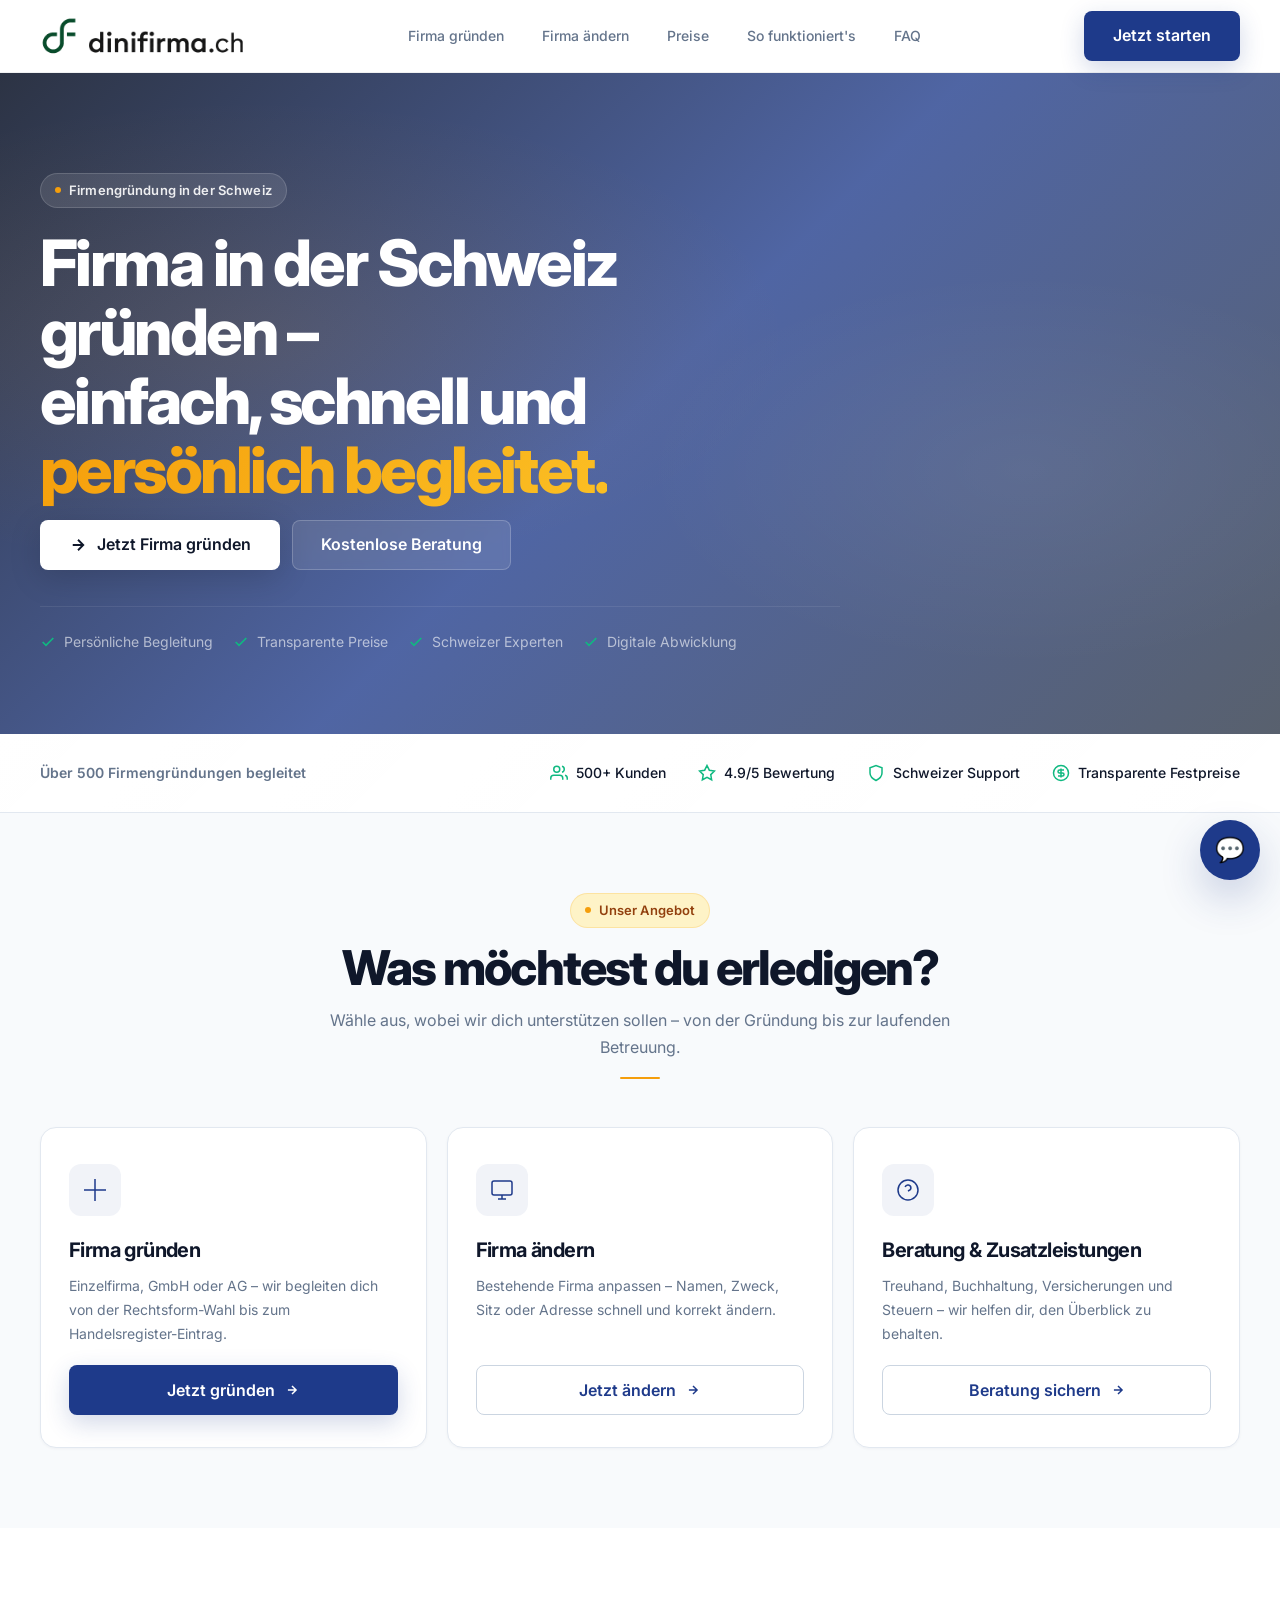
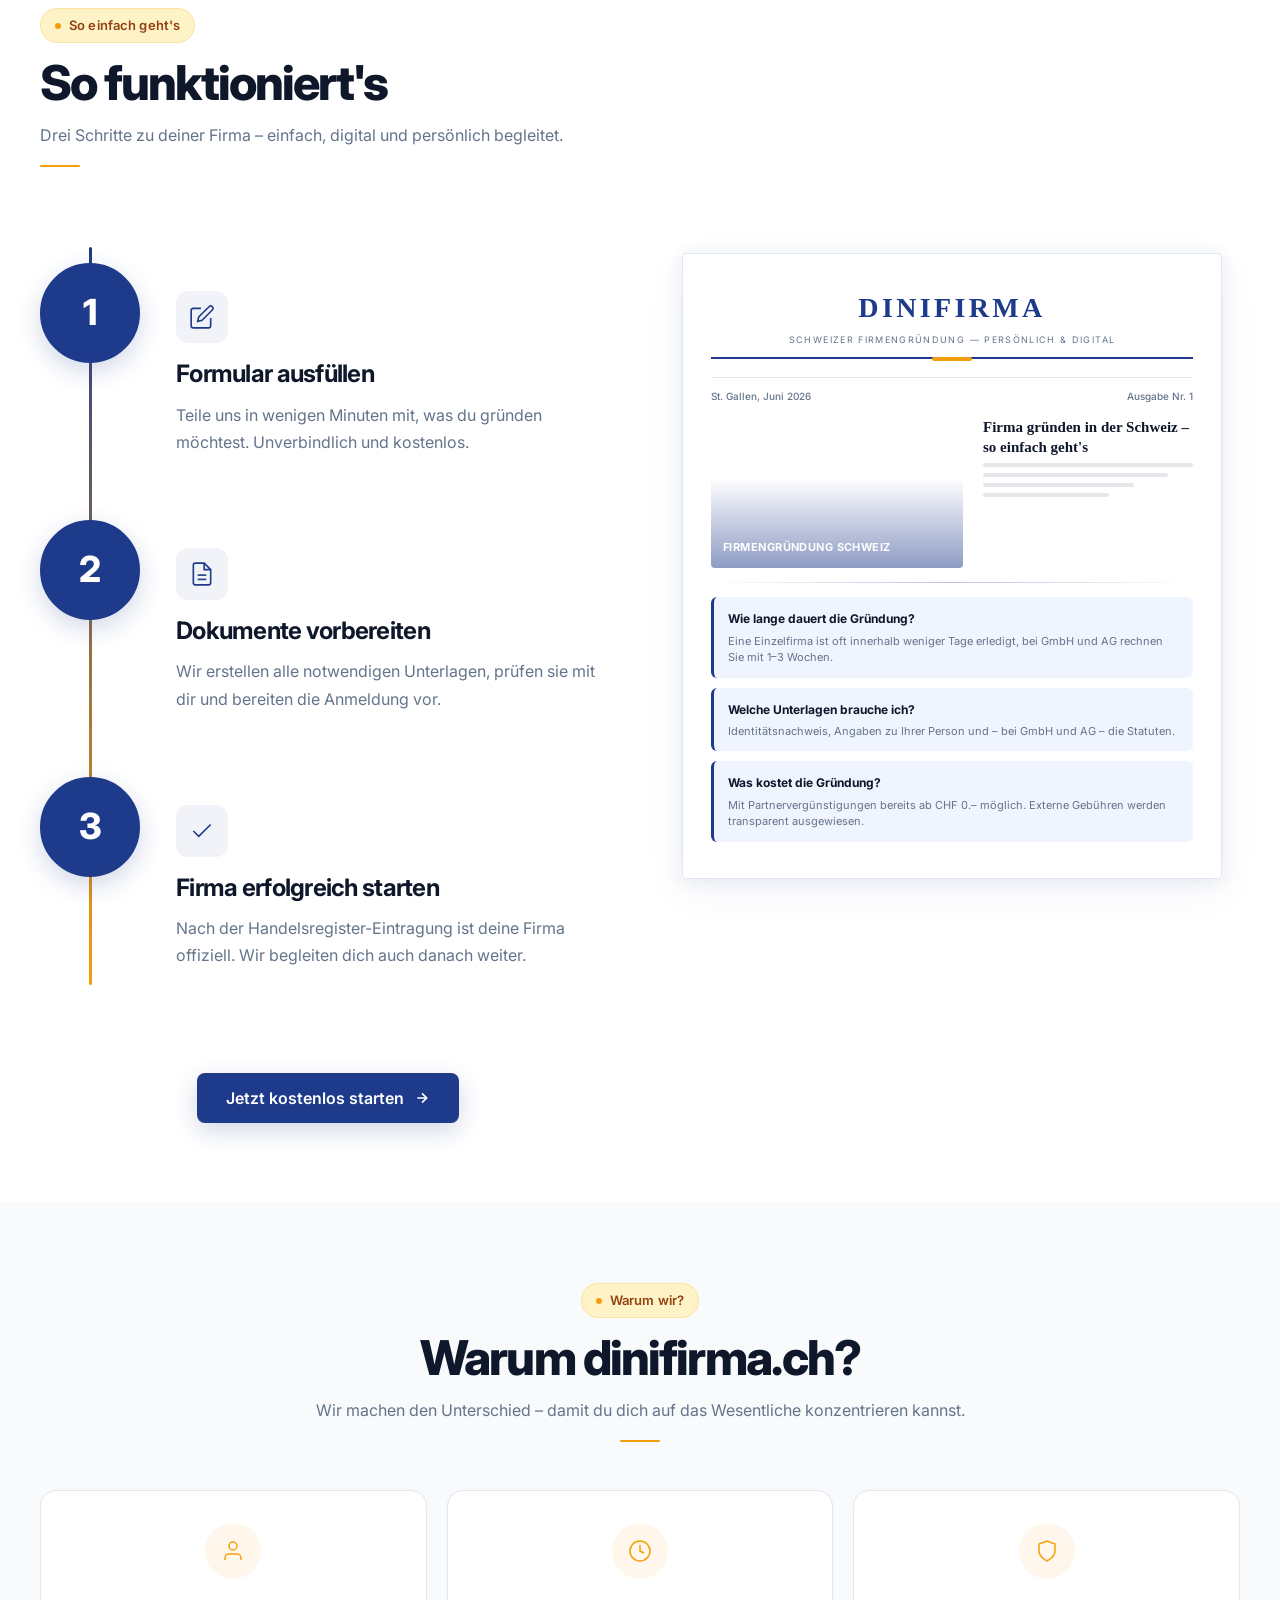
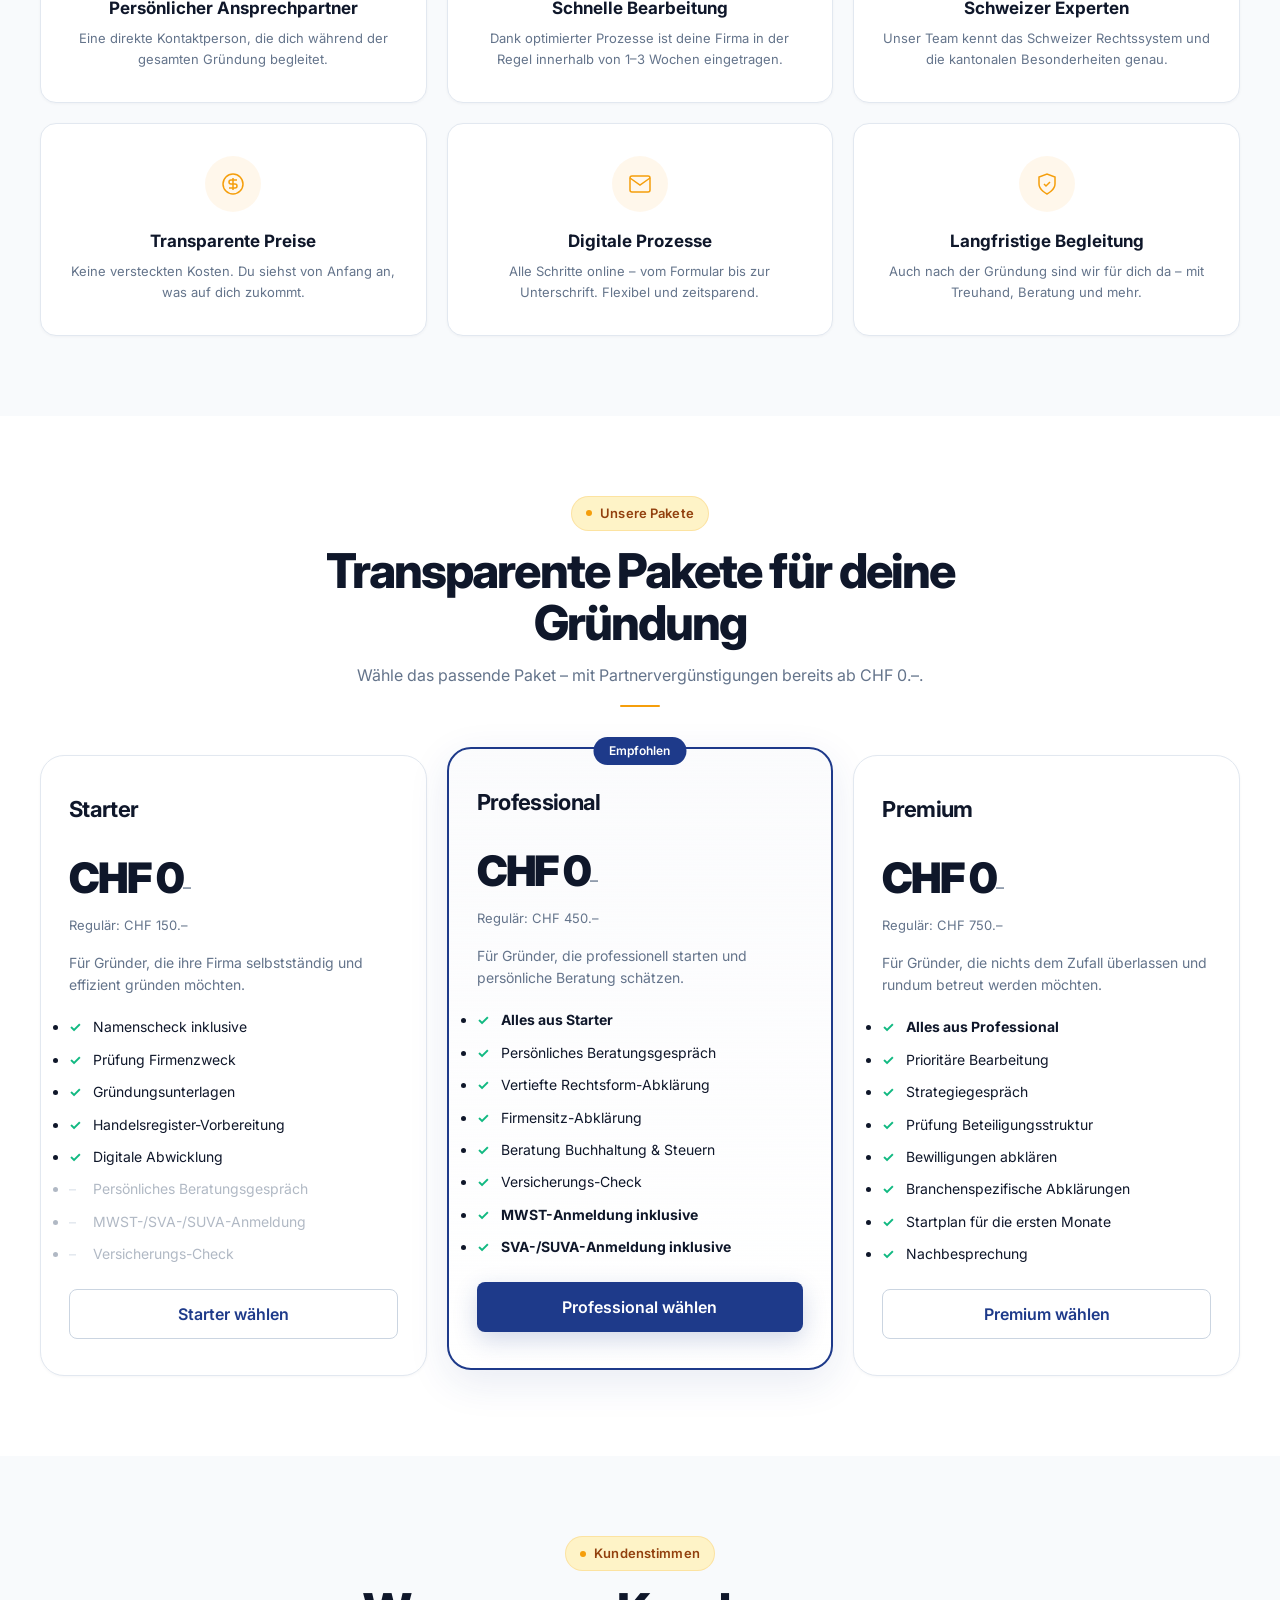
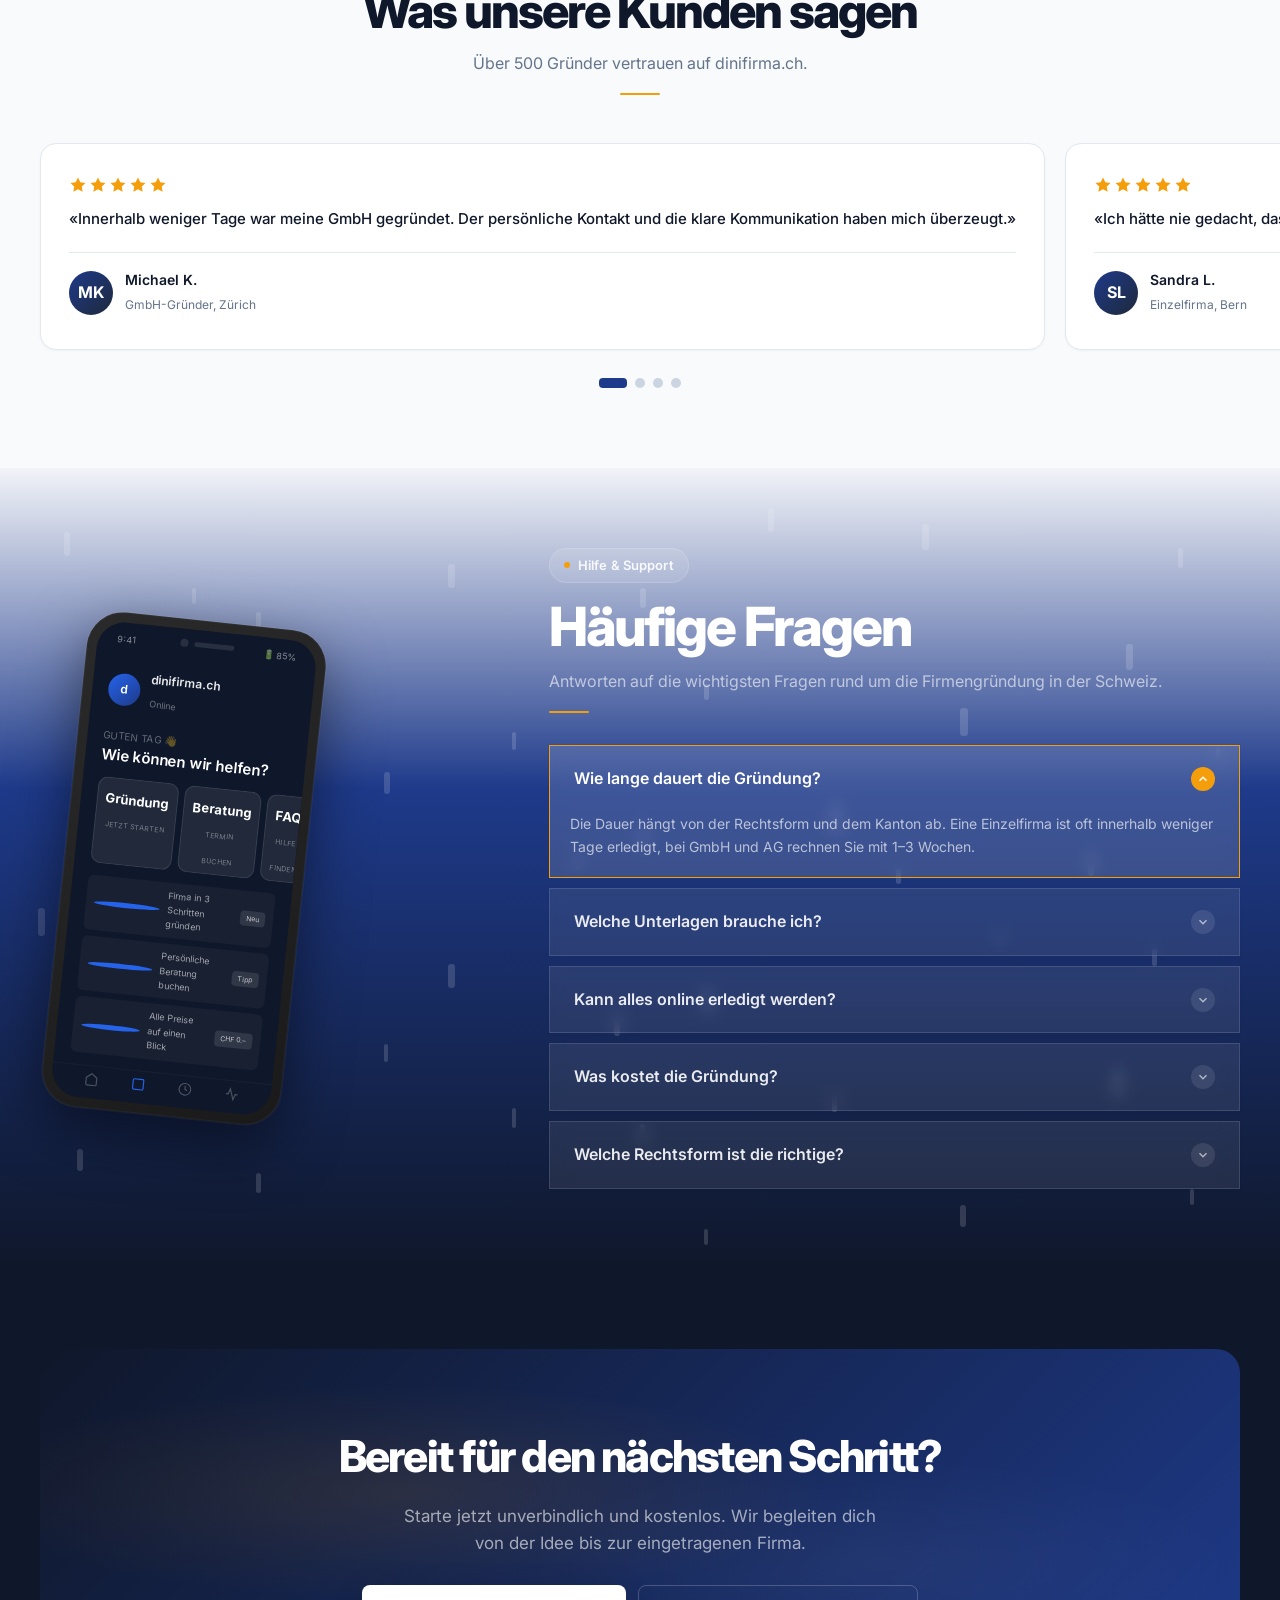
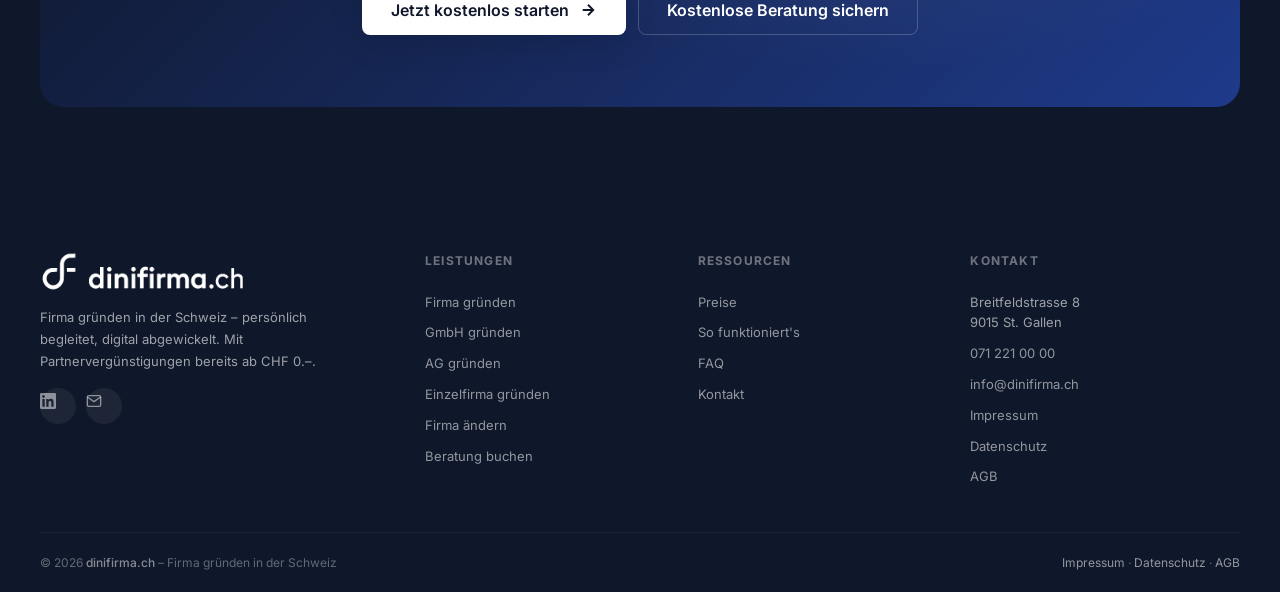
<file: index.html>
<!DOCTYPE html>
<html lang="de-CH">
<head>
  <meta charset="UTF-8"><meta name="viewport" content="width=device-width,initial-scale=1.0">
  <title>Firma gründen Schweiz | GmbH, AG & Einzelunternehmen | dinifirma.ch</title>
  <meta name="description" content="Firma in der Schweiz gründen. Persönliche Beratung, transparente Preise und digitale Abwicklung. Jetzt kostenlos starten.">
  <meta name="robots" content="index, follow">
  <link rel="canonical" href="https://dinifirma.ch/">
  <meta property="og:title" content="Firma gründen Schweiz | Persönlich begleitet & digital | dinifirma.ch">
  <meta property="og:description" content="Firma in der Schweiz gründen. Persönliche Beratung, transparente Preise und digitale Abwicklung. Jetzt kostenlos starten.">
  <meta property="og:type" content="website">
  <meta property="og:url" content="https://dinifirma.ch/">
  <meta property="og:locale" content="de_CH">
  <link rel="icon" type="image/png" sizes="32x32" href="assets/favicon-32.png">
  <link rel="apple-touch-icon" href="assets/favicon-180.png">
  <link rel="preconnect" href="https://fonts.googleapis.com">
  <link rel="preconnect" href="https://fonts.gstatic.com" crossorigin>
  <link href="https://fonts.googleapis.com/css2?family=Inter:wght@300;400;500;600;700;800;900&display=swap" rel="stylesheet">
  <link rel="stylesheet" href="styles.css">
  <script type="application/ld+json">
  {
    "@context": "https://schema.org",
    "@type": "LocalBusiness",
    "name": "dinifirma.ch",
    "url": "https://dinifirma.ch/",
    "telephone": "+41 71 221 00 00",
    "email": "info@dinifirma.ch",
    "address": {
      "@type": "PostalAddress",
      "addressLocality": "St. Gallen",
      "addressCountry": "CH"
    },
    "priceRange": "CHF 0.– – CHF 1'490.–",
    "image": "https://dinifirma.ch/assets/dinifirma-wordmark.png",
    "description": "Firmengründung in der Schweiz – persönlich begleitet, digital abgewickelt.",
    "aggregateRating": {
      "@type": "AggregateRating",
      "ratingValue": "4.9",
      "bestRating": "5",
      "ratingCount": "500"
    }
  }
  </script>
</head>
<body>

<header class="site-header">
  <div class="container inner">
    <a class="logo" href="index.html" aria-label="dinifirma.ch"><img class="logo-wordmark" src="assets/dinifirma-wordmark.png" alt="dinifirma.ch" width="205" height="32"></a>
    <nav class="nav-links">
      <a href="funnel-1-vorhaben.html">Firma gründen</a>
      <a href="firma-aendern.html">Firma ändern</a>
      <a href="preise.html">Preise</a>
      <a href="#ablauf">So funktioniert's</a>
      <a href="#faq">FAQ</a>
    </nav>
    <a class="btn btn-primary header-cta" href="funnel-1-vorhaben.html">Jetzt starten</a>
    <button class="hamburger" id="hamburger" aria-label="Menü öffnen" aria-expanded="false">
      <span></span><span></span><span></span>
    </button>
  </div>
</header>

<div class="mobile-nav" id="mobileNav" role="dialog" aria-modal="true">
  <div class="mobile-nav__backdrop" data-mobile-close></div>
  <div class="mobile-nav__panel">
    <button class="mobile-nav__close" data-mobile-close aria-label="Menü schliessen">&times;</button>
    <ul class="mobile-nav__list">
      <li><a href="funnel-1-vorhaben.html" data-mobile-close>Firma gründen</a></li>
      <li><a href="firma-aendern.html" data-mobile-close>Firma ändern</a></li>
      <li><a href="preise.html" data-mobile-close>Preise</a></li>
      <li><a href="#ablauf" data-mobile-close>So funktioniert's</a></li>
      <li><a href="#faq" data-mobile-close>FAQ</a></li>
      <li><a href="#kontakt" data-mobile-close>Kontakt</a></li>
    </ul>
    <a class="btn btn-primary btn-block" href="funnel-1-vorhaben.html" data-mobile-close>Jetzt starten</a>
  </div>
</div>

<main>
<section class="hero">
  <div class="container">
    <div class="hero-content">
      <span class="badge"><span class="badge-dot"></span>Firmengründung in der Schweiz</span>
      <h1>Firma in der Schweiz gründen –<br>einfach, schnell und <span class="hero-accent">persönlich begleitet.</span></h1>

      <div class="hero-actions">
        <a class="btn btn-accent" href="funnel-1-vorhaben.html">
          <svg width="18" height="18" viewBox="0 0 24 24" fill="none" stroke="currentColor" stroke-width="2.5"><path d="M5 12h14M12 5l7 7-7 7"/></svg>
          Jetzt Firma gründen
        </a>
        <a class="btn btn-light" href="termin.html">Kostenlose Beratung</a>
      </div>
      <div class="hero-trust">
        <span><svg viewBox="0 0 24 24" fill="none" stroke="currentColor" stroke-width="2.5"><polyline points="20 6 9 17 4 12"/></svg>Persönliche Begleitung</span>
        <span><svg viewBox="0 0 24 24" fill="none" stroke="currentColor" stroke-width="2.5"><polyline points="20 6 9 17 4 12"/></svg>Transparente Preise</span>
        <span><svg viewBox="0 0 24 24" fill="none" stroke="currentColor" stroke-width="2.5"><polyline points="20 6 9 17 4 12"/></svg>Schweizer Experten</span>
        <span><svg viewBox="0 0 24 24" fill="none" stroke="currentColor" stroke-width="2.5"><polyline points="20 6 9 17 4 12"/></svg>Digitale Abwicklung</span>
      </div>
    </div>
  </div>
</section>

<section class="trust-bar">
  <div class="container">
    <div class="trust-bar__label">Über 500 Firmengründungen begleitet</div>
    <div class="trust-bar__items">
      <span class="trust-bar__item"><svg viewBox="0 0 24 24" fill="none" stroke="currentColor" stroke-width="2"><path d="M17 21v-2a4 4 0 00-4-4H5a4 4 0 00-4 4v2"/><circle cx="9" cy="7" r="4"/><path d="M23 21v-2a4 4 0 00-3-3.87"/><path d="M16 3.13a4 4 0 010 7.75"/></svg>500+ Kunden</span>
      <span class="trust-bar__item"><svg viewBox="0 0 24 24" fill="none" stroke="currentColor" stroke-width="2"><polygon points="12 2 15.09 8.26 22 9.27 17 14.14 18.18 21.02 12 17.77 5.82 21.02 7 14.14 2 9.27 8.91 8.26 12 2"/></svg>4.9/5 Bewertung</span>
      <span class="trust-bar__item"><svg viewBox="0 0 24 24" fill="none" stroke="currentColor" stroke-width="2"><path d="M12 22s8-4 8-10V5l-8-3-8 3v7c0 6 8 10 8 10z"/></svg>Schweizer Support</span>
      <span class="trust-bar__item"><svg viewBox="0 0 24 24" fill="none" stroke="currentColor" stroke-width="2"><circle cx="12" cy="12" r="10"/><path d="M16 8h-6a2 2 0 100 4h4a2 2 0 110 4H8"/><path d="M12 18V6"/></svg>Transparente Festpreise</span>
    </div>
  </div>
</section>

<section class="section section-soft" id="services">
  <div class="container">
    <div class="section-head fade-in">
      <span class="badge"><span class="badge-dot"></span>Unser Angebot</span>
      <h2>Was möchtest du erledigen?</h2>
      <p>Wähle aus, wobei wir dich unterstützen sollen – von der Gründung bis zur laufenden Betreuung.</p>
    </div>
    <div class="services-grid">
      <article class="service-card fade-in">
        <div class="service-card__icon">
          <svg viewBox="0 0 24 24" fill="none" stroke="currentColor" stroke-width="1.5"><path d="M12 1v22M1 12h22"/></svg>
        </div>
        <h3>Firma gründen</h3>
        <p>Einzelfirma, GmbH oder AG – wir begleiten dich von der Rechtsform-Wahl bis zum Handelsregister-Eintrag.</p>
        <a class="btn btn-primary" href="funnel-1-vorhaben.html">Jetzt gründen <svg width="14" height="14" viewBox="0 0 24 24" fill="none" stroke="currentColor" stroke-width="2.5"><path d="M5 12h14M12 5l7 7-7 7"/></svg></a>
      </article>
      <article class="service-card fade-in">
        <div class="service-card__icon">
          <svg viewBox="0 0 24 24" fill="none" stroke="currentColor" stroke-width="1.5"><rect x="2" y="3" width="20" height="14" rx="2"/><line x1="8" y1="21" x2="16" y2="21"/><line x1="12" y1="17" x2="12" y2="21"/></svg>
        </div>
        <h3>Firma ändern</h3>
        <p>Bestehende Firma anpassen – Namen, Zweck, Sitz oder Adresse schnell und korrekt ändern.</p>
        <a class="btn btn-outline" href="firma-aendern.html">Jetzt ändern <svg width="14" height="14" viewBox="0 0 24 24" fill="none" stroke="currentColor" stroke-width="2.5"><path d="M5 12h14M12 5l7 7-7 7"/></svg></a>
      </article>
      <article class="service-card fade-in">
        <div class="service-card__icon">
          <svg viewBox="0 0 24 24" fill="none" stroke="currentColor" stroke-width="1.5"><circle cx="12" cy="12" r="10"/><path d="M9.09 9a3 3 0 015.83 1c0 2-3 3-3 3"/><line x1="12" y1="17" x2="12.01" y2="17"/></svg>
        </div>
        <h3>Beratung &amp; Zusatzleistungen</h3>
        <p>Treuhand, Buchhaltung, Versicherungen und Steuern – wir helfen dir, den Überblick zu behalten.</p>
        <a class="btn btn-outline" href="termin.html">Beratung sichern <svg width="14" height="14" viewBox="0 0 24 24" fill="none" stroke="currentColor" stroke-width="2.5"><path d="M5 12h14M12 5l7 7-7 7"/></svg></a>
      </article>
    </div>
  </div>
</section>

<section class="section" id="ablauf">
  <div class="container">
    <div class="ablauf-split">
      <div class="ablauf-left">
        <div class="section-head fade-in">
          <span class="badge"><span class="badge-dot"></span>So einfach geht's</span>
          <h2>So funktioniert's</h2>
          <p>Drei Schritte zu deiner Firma – einfach, digital und persönlich begleitet.</p>
        </div>
        <div class="timeline">
          <div class="timeline-step fade-in">
            <div class="timeline-step__num">1</div>
            <div class="timeline-step__content">
              <div class="timeline-step__icon">
                <svg viewBox="0 0 24 24" fill="none" stroke="currentColor" stroke-width="1.5"><path d="M11 4H4a2 2 0 00-2 2v14a2 2 0 002 2h14a2 2 0 002-2v-7"/><path d="M18.5 2.5a2.121 2.121 0 013 3L12 15l-4 1 1-4 9.5-9.5z"/></svg>
              </div>
              <h3>Formular ausfüllen</h3>
              <p>Teile uns in wenigen Minuten mit, was du gründen möchtest. Unverbindlich und kostenlos.</p>
            </div>
          </div>
          <div class="timeline-step fade-in">
            <div class="timeline-step__num">2</div>
            <div class="timeline-step__content">
              <div class="timeline-step__icon">
                <svg viewBox="0 0 24 24" fill="none" stroke="currentColor" stroke-width="1.5"><path d="M14 2H6a2 2 0 00-2 2v16a2 2 0 002 2h12a2 2 0 002-2V8z"/><polyline points="14 2 14 8 20 8"/><line x1="16" y1="13" x2="8" y2="13"/><line x1="16" y1="17" x2="8" y2="17"/></svg>
              </div>
              <h3>Dokumente vorbereiten</h3>
              <p>Wir erstellen alle notwendigen Unterlagen, prüfen sie mit dir und bereiten die Anmeldung vor.</p>
            </div>
          </div>
          <div class="timeline-step fade-in">
            <div class="timeline-step__num">3</div>
            <div class="timeline-step__content">
              <div class="timeline-step__icon">
                <svg viewBox="0 0 24 24" fill="none" stroke="currentColor" stroke-width="1.5"><polyline points="20 6 9 17 4 12"/></svg>
              </div>
              <h3>Firma erfolgreich starten</h3>
              <p>Nach der Handelsregister-Eintragung ist deine Firma offiziell. Wir begleiten dich auch danach weiter.</p>
            </div>
          </div>
        </div>
        <div class="center fade-in" style="margin-top:40px">
          <a class="btn btn-primary" href="funnel-1-vorhaben.html">Jetzt kostenlos starten <svg width="16" height="16" viewBox="0 0 24 24" fill="none" stroke="currentColor" stroke-width="2.5"><path d="M5 12h14M12 5l7 7-7 7"/></svg></a>
        </div>
      </div>
      <div class="ablauf-right fade-in">
        <div class="news-mockup">
          <div class="news-masthead">
            <h3>dinifirma</h3>
            <span>Schweizer Firmengründung — Persönlich & Digital</span>
          </div>
          <div class="news-date">
            <span>St. Gallen, Juni 2026</span>
            <span>Ausgabe Nr. 1</span>
          </div>
          <div class="news-main">
            <div class="news-image"><span>Firmengründung Schweiz</span></div>
            <div class="news-article">
              <h4>Firma gründen in der Schweiz – so einfach geht's</h4>
              <div class="nl"></div>
              <div class="nl"></div>
              <div class="nl"></div>
              <div class="nl"></div>
            </div>
          </div>
          <div class="news-divider"></div>
          <div class="news-qa">
            <div class="news-qa-item">
              <strong>Wie lange dauert die Gründung?</strong>
              <p>Eine Einzelfirma ist oft innerhalb weniger Tage erledigt, bei GmbH und AG rechnen Sie mit 1–3 Wochen.</p>
            </div>
            <div class="news-qa-item">
              <strong>Welche Unterlagen brauche ich?</strong>
              <p>Identitätsnachweis, Angaben zu Ihrer Person und – bei GmbH und AG – die Statuten.</p>
            </div>
            <div class="news-qa-item">
              <strong>Was kostet die Gründung?</strong>
              <p>Mit Partnervergünstigungen bereits ab CHF 0.– möglich. Externe Gebühren werden transparent ausgewiesen.</p>
            </div>
          </div>
        </div>
      </div>
    </div>
  </div>
</section>

<section class="section section-soft" id="benefits">
  <div class="container">
    <div class="section-head fade-in">
      <span class="badge"><span class="badge-dot"></span>Warum wir?</span>
      <h2>Warum dinifirma.ch?</h2>
      <p>Wir machen den Unterschied – damit du dich auf das Wesentliche konzentrieren kannst.</p>
    </div>
    <div class="benefits-grid">
      <div class="benefit-card fade-in">
        <div class="benefit-card__icon">
          <svg viewBox="0 0 24 24" fill="none" stroke="currentColor" stroke-width="1.5"><path d="M20 21v-2a4 4 0 00-4-4H8a4 4 0 00-4 4v2"/><circle cx="12" cy="7" r="4"/></svg>
        </div>
        <h3>Persönlicher Ansprechpartner</h3>
        <p>Eine direkte Kontaktperson, die dich während der gesamten Gründung begleitet.</p>
      </div>
      <div class="benefit-card fade-in">
        <div class="benefit-card__icon">
          <svg viewBox="0 0 24 24" fill="none" stroke="currentColor" stroke-width="1.5"><circle cx="12" cy="12" r="10"/><polyline points="12 6 12 12 16 14"/></svg>
        </div>
        <h3>Schnelle Bearbeitung</h3>
        <p>Dank optimierter Prozesse ist deine Firma in der Regel innerhalb von 1–3 Wochen eingetragen.</p>
      </div>
      <div class="benefit-card fade-in">
        <div class="benefit-card__icon">
          <svg viewBox="0 0 24 24" fill="none" stroke="currentColor" stroke-width="1.5"><path d="M12 22s8-4 8-10V5l-8-3-8 3v7c0 6 8 10 8 10z"/></svg>
        </div>
        <h3>Schweizer Experten</h3>
        <p>Unser Team kennt das Schweizer Rechtssystem und die kantonalen Besonderheiten genau.</p>
      </div>
      <div class="benefit-card fade-in">
        <div class="benefit-card__icon">
          <svg viewBox="0 0 24 24" fill="none" stroke="currentColor" stroke-width="1.5"><circle cx="12" cy="12" r="10"/><path d="M16 8h-6a2 2 0 100 4h4a2 2 0 110 4H8"/><path d="M12 18V6"/></svg>
        </div>
        <h3>Transparente Preise</h3>
        <p>Keine versteckten Kosten. Du siehst von Anfang an, was auf dich zukommt.</p>
      </div>
      <div class="benefit-card fade-in">
        <div class="benefit-card__icon">
          <svg viewBox="0 0 24 24" fill="none" stroke="currentColor" stroke-width="1.5"><path d="M4 4h16c1.1 0 2 .9 2 2v12c0 1.1-.9 2-2 2H4c-1.1 0-2-.9-2-2V6c0-1.1.9-2 2-2z"/><polyline points="22 6 12 13 2 6"/></svg>
        </div>
        <h3>Digitale Prozesse</h3>
        <p>Alle Schritte online – vom Formular bis zur Unterschrift. Flexibel und zeitsparend.</p>
      </div>
      <div class="benefit-card fade-in">
        <div class="benefit-card__icon">
          <svg viewBox="0 0 24 24" fill="none" stroke="currentColor" stroke-width="1.5"><path d="M12 22s8-4 8-10V5l-8-3-8 3v7c0 6 8 10 8 10z"/><path d="M9 12l2 2 4-4"/></svg>
        </div>
        <h3>Langfristige Begleitung</h3>
        <p>Auch nach der Gründung sind wir für dich da – mit Treuhand, Beratung und mehr.</p>
      </div>
    </div>
  </div>
</section>

<section class="section" id="preise">
  <div class="container">
    <div class="section-head fade-in">
      <span class="badge"><span class="badge-dot"></span>Unsere Pakete</span>
      <h2>Transparente Pakete für deine Gründung</h2>
      <p>Wähle das passende Paket – mit Partnervergünstigungen bereits ab CHF 0.–.</p>
    </div>
    <div class="pricing-grid">
      <article class="pricing-card fade-in">
        <h3>Starter</h3>
        <div class="price">CHF 0<span>–</span></div>
        <div class="price-from">Regulär: CHF 150.–</div>
        <p class="desc">Für Gründer, die ihre Firma selbstständig und effizient gründen möchten.</p>
        <ul class="pricing-features">
          <li>Namenscheck inklusive</li>
          <li>Prüfung Firmenzweck</li>
          <li>Gründungsunterlagen</li>
          <li>Handelsregister-Vorbereitung</li>
          <li>Digitale Abwicklung</li>
          <li class="na">Persönliches Beratungsgespräch</li>
          <li class="na">MWST-/SVA-/SUVA-Anmeldung</li>
          <li class="na">Versicherungs-Check</li>
        </ul>
        <a class="btn btn-outline btn-block" href="funnel-1-vorhaben.html?package=Basic">Starter wählen</a>
      </article>
      <article class="pricing-card featured fade-in">
        <span class="pricing-card__tag">Empfohlen</span>
        <h3>Professional</h3>
        <div class="price">CHF 0<span>–</span></div>
        <div class="price-from">Regulär: CHF 450.–</div>
        <p class="desc">Für Gründer, die professionell starten und persönliche Beratung schätzen.</p>
        <ul class="pricing-features">
          <li><b>Alles aus Starter</b></li>
          <li>Persönliches Beratungsgespräch</li>
          <li>Vertiefte Rechtsform-Abklärung</li>
          <li>Firmensitz-Abklärung</li>
          <li>Beratung Buchhaltung & Steuern</li>
          <li>Versicherungs-Check</li>
          <li><b>MWST-Anmeldung inklusive</b></li>
          <li><b>SVA-/SUVA-Anmeldung inklusive</b></li>
        </ul>
        <a class="btn btn-primary btn-block" href="funnel-1-vorhaben.html?package=Pro">Professional wählen</a>
      </article>
      <article class="pricing-card fade-in">
        <h3>Premium</h3>
        <div class="price">CHF 0<span>–</span></div>
        <div class="price-from">Regulär: CHF 750.–</div>
        <p class="desc">Für Gründer, die nichts dem Zufall überlassen und rundum betreut werden möchten.</p>
        <ul class="pricing-features">
          <li><b>Alles aus Professional</b></li>
          <li>Prioritäre Bearbeitung</li>
          <li>Strategiegespräch</li>
          <li>Prüfung Beteiligungsstruktur</li>
          <li>Bewilligungen abklären</li>
          <li>Branchenspezifische Abklärungen</li>
          <li>Startplan für die ersten Monate</li>
          <li>Nachbesprechung</li>
        </ul>
        <a class="btn btn-outline btn-block" href="funnel-1-vorhaben.html?package=Premium">Premium wählen</a>
      </article>
    </div>
  </div>
</section>

<section class="section section-soft testimonials" id="testimonials">
  <div class="container">
    <div class="section-head fade-in">
      <span class="badge"><span class="badge-dot"></span>Kundenstimmen</span>
      <h2>Was unsere Kunden sagen</h2>
      <p>Über 500 Gründer vertrauen auf dinifirma.ch.</p>
    </div>
    <div class="testimonials-track" id="testimonialsTrack" role="list">
      <figure class="testimonial-card" role="listitem">
        <div class="testimonial-card__stars">
          <svg viewBox="0 0 24 24"><polygon points="12 2 15.09 8.26 22 9.27 17 14.14 18.18 21.02 12 17.77 5.82 21.02 7 14.14 2 9.27 8.91 8.26 12 2"/></svg>
          <svg viewBox="0 0 24 24"><polygon points="12 2 15.09 8.26 22 9.27 17 14.14 18.18 21.02 12 17.77 5.82 21.02 7 14.14 2 9.27 8.91 8.26 12 2"/></svg>
          <svg viewBox="0 0 24 24"><polygon points="12 2 15.09 8.26 22 9.27 17 14.14 18.18 21.02 12 17.77 5.82 21.02 7 14.14 2 9.27 8.91 8.26 12 2"/></svg>
          <svg viewBox="0 0 24 24"><polygon points="12 2 15.09 8.26 22 9.27 17 14.14 18.18 21.02 12 17.77 5.82 21.02 7 14.14 2 9.27 8.91 8.26 12 2"/></svg>
          <svg viewBox="0 0 24 24"><polygon points="12 2 15.09 8.26 22 9.27 17 14.14 18.18 21.02 12 17.77 5.82 21.02 7 14.14 2 9.27 8.91 8.26 12 2"/></svg>
        </div>
        <blockquote>«Innerhalb weniger Tage war meine GmbH gegründet. Der persönliche Kontakt und die klare Kommunikation haben mich überzeugt.»</blockquote>
        <figcaption class="testimonial-card__author">
          <div class="testimonial-card__avatar">MK</div>
          <div class="testimonial-card__info">
            <strong>Michael K.</strong>
            <span>GmbH-Gründer, Zürich</span>
          </div>
        </figcaption>
      </figure>
      <figure class="testimonial-card" role="listitem">
        <div class="testimonial-card__stars">
          <svg viewBox="0 0 24 24"><polygon points="12 2 15.09 8.26 22 9.27 17 14.14 18.18 21.02 12 17.77 5.82 21.02 7 14.14 2 9.27 8.91 8.26 12 2"/></svg>
          <svg viewBox="0 0 24 24"><polygon points="12 2 15.09 8.26 22 9.27 17 14.14 18.18 21.02 12 17.77 5.82 21.02 7 14.14 2 9.27 8.91 8.26 12 2"/></svg>
          <svg viewBox="0 0 24 24"><polygon points="12 2 15.09 8.26 22 9.27 17 14.14 18.18 21.02 12 17.77 5.82 21.02 7 14.14 2 9.27 8.91 8.26 12 2"/></svg>
          <svg viewBox="0 0 24 24"><polygon points="12 2 15.09 8.26 22 9.27 17 14.14 18.18 21.02 12 17.77 5.82 21.02 7 14.14 2 9.27 8.91 8.26 12 2"/></svg>
          <svg viewBox="0 0 24 24"><polygon points="12 2 15.09 8.26 22 9.27 17 14.14 18.18 21.02 12 17.77 5.82 21.02 7 14.14 2 9.27 8.91 8.26 12 2"/></svg>
        </div>
        <blockquote>«Ich hätte nie gedacht, dass Firmengründung so einfach sein kann. Dinifirma hat alles für mich vorbereitet.»</blockquote>
        <figcaption class="testimonial-card__author">
          <div class="testimonial-card__avatar">SL</div>
          <div class="testimonial-card__info">
            <strong>Sandra L.</strong>
            <span>Einzelfirma, Bern</span>
          </div>
        </figcaption>
      </figure>
      <figure class="testimonial-card" role="listitem">
        <div class="testimonial-card__stars">
          <svg viewBox="0 0 24 24"><polygon points="12 2 15.09 8.26 22 9.27 17 14.14 18.18 21.02 12 17.77 5.82 21.02 7 14.14 2 9.27 8.91 8.26 12 2"/></svg>
          <svg viewBox="0 0 24 24"><polygon points="12 2 15.09 8.26 22 9.27 17 14.14 18.18 21.02 12 17.77 5.82 21.02 7 14.14 2 9.27 8.91 8.26 12 2"/></svg>
          <svg viewBox="0 0 24 24"><polygon points="12 2 15.09 8.26 22 9.27 17 14.14 18.18 21.02 12 17.77 5.82 21.02 7 14.14 2 9.27 8.91 8.26 12 2"/></svg>
          <svg viewBox="0 0 24 24"><polygon points="12 2 15.09 8.26 22 9.27 17 14.14 18.18 21.02 12 17.77 5.82 21.02 7 14.14 2 9.27 8.91 8.26 12 2"/></svg>
          <svg viewBox="0 0 24 24"><polygon points="12 2 15.09 8.26 22 9.27 17 14.14 18.18 21.02 12 17.77 5.82 21.02 7 14.14 2 9.27 8.91 8.26 12 2"/></svg>
        </div>
        <blockquote>«Als ich mit meiner AG-Gründung unsicher war, hat mich das Team von dinifirma kompetent beraten. Sehr empfehlenswert.»</blockquote>
        <figcaption class="testimonial-card__author">
          <div class="testimonial-card__avatar">DR</div>
          <div class="testimonial-card__info">
            <strong>David R.</strong>
            <span>AG-Gründer, St. Gallen</span>
          </div>
        </figcaption>
      </figure>
      <figure class="testimonial-card" role="listitem">
        <div class="testimonial-card__stars">
          <svg viewBox="0 0 24 24"><polygon points="12 2 15.09 8.26 22 9.27 17 14.14 18.18 21.02 12 17.77 5.82 21.02 7 14.14 2 9.27 8.91 8.26 12 2"/></svg>
          <svg viewBox="0 0 24 24"><polygon points="12 2 15.09 8.26 22 9.27 17 14.14 18.18 21.02 12 17.77 5.82 21.02 7 14.14 2 9.27 8.91 8.26 12 2"/></svg>
          <svg viewBox="0 0 24 24"><polygon points="12 2 15.09 8.26 22 9.27 17 14.14 18.18 21.02 12 17.77 5.82 21.02 7 14.14 2 9.27 8.91 8.26 12 2"/></svg>
          <svg viewBox="0 0 24 24"><polygon points="12 2 15.09 8.26 22 9.27 17 14.14 18.18 21.02 12 17.77 5.82 21.02 7 14.14 2 9.27 8.91 8.26 12 2"/></svg>
          <svg viewBox="0 0 24 24"><polygon points="12 2 15.09 8.26 22 9.27 17 14.14 18.18 21.02 12 17.77 5.82 21.02 7 14.14 2 9.27 8.91 8.26 12 2"/></svg>
        </div>
        <blockquote>«Top Beratung und alles digital. Ich konnte meine Einzelfirma in Rekordzeit gründen. Danke an das ganze Team!»</blockquote>
        <figcaption class="testimonial-card__author">
          <div class="testimonial-card__avatar">CM</div>
          <div class="testimonial-card__info">
            <strong>Corinne M.</strong>
            <span>Einzelfirma, Luzern</span>
          </div>
        </figcaption>
      </figure>
    </div>
    <div class="testimonials-nav" id="testimonialsNav" role="tablist" aria-label="Testimonial Navigation">
      <button role="tab" aria-selected="true" data-index="0" class="active"></button>
      <button role="tab" aria-selected="false" data-index="1"></button>
      <button role="tab" aria-selected="false" data-index="2"></button>
      <button role="tab" aria-selected="false" data-index="3"></button>
    </div>
  </div>
</section>

<section class="section section-faq" id="faq">
  <div class="app-rects">
    <div class="rect" style="top:8%;left:5%;width:6px;height:24px;--dur:5s;--del:0s"></div>
    <div class="rect" style="top:15%;left:15%;width:4px;height:16px;--dur:7s;--del:.3s"></div>
    <div class="rect" style="top:25%;left:8%;width:8px;height:30px;--dur:6s;--del:.8s"></div>
    <div class="rect" style="top:40%;left:12%;width:5px;height:20px;--dur:8s;--del:1.2s"></div>
    <div class="rect" style="top:55%;left:3%;width:7px;height:28px;--dur:5.5s;--del:.5s"></div>
    <div class="rect" style="top:70%;left:10%;width:4px;height:18px;--dur:6.5s;--del:1.8s"></div>
    <div class="rect" style="top:85%;left:6%;width:6px;height:22px;--dur:7.5s;--del:.2s"></div>
    <div class="rect" style="top:10%;left:92%;width:5px;height:20px;--dur:6s;--del:1s"></div>
    <div class="rect" style="top:22%;left:88%;width:7px;height:26px;--dur:8s;--del:.4s"></div>
    <div class="rect" style="top:35%;left:95%;width:4px;height:14px;--dur:5s;--del:1.5s"></div>
    <div class="rect" style="top:48%;left:85%;width:6px;height:24px;--dur:7s;--del:.7s"></div>
    <div class="rect" style="top:60%;left:90%;width:5px;height:18px;--dur:6s;--del:2s"></div>
    <div class="rect" style="top:75%;left:87%;width:8px;height:30px;--dur:5.5s;--del:.1s"></div>
    <div class="rect" style="top:90%;left:93%;width:4px;height:16px;--dur:7.5s;--del:1.3s"></div>
    <div class="rect" style="top:45%;left:50%;width:6px;height:22px;--dur:6s;--del:.9s"></div>
    <div class="rect" style="top:20%;left:45%;width:5px;height:18px;--dur:8s;--del:.6s"></div>
    <div class="rect" style="top:65%;left:55%;width:7px;height:26px;--dur:5s;--del:1.7s"></div>
    <div class="rect" style="top:80%;left:40%;width:4px;height:20px;--dur:7s;--del:.3s"></div>
    <div class="rect" style="top:5%;left:60%;width:6px;height:24px;--dur:6.5s;--del:1.1s"></div>
    <div class="rect" style="top:50%;left:70%;width:5px;height:16px;--dur:5.5s;--del:.8s"></div>
    <div class="rect" style="top:30%;left:75%;width:8px;height:28px;--dur:7s;--del:1.9s"></div>
    <div class="rect" style="top:72%;left:30%;width:4px;height:18px;--dur:6s;--del:.4s"></div>
    <div class="rect" style="top:12%;left:35%;width:7px;height:24px;--dur:8s;--del:1.4s"></div>
    <div class="rect" style="top:88%;left:20%;width:5px;height:20px;--dur:5s;--del:.5s"></div>
    <div class="rect" style="top:38%;left:30%;width:6px;height:22px;--dur:7.5s;--del:2.1s"></div>
    <div class="rect" style="top:58%;left:78%;width:4px;height:14px;--dur:6s;--del:.2s"></div>
    <div class="rect" style="top:42%;left:65%;width:8px;height:30px;--dur:5.5s;--del:1.6s"></div>
    <div class="rect" style="top:18%;left:20%;width:5px;height:18px;--dur:7s;--del:.9s"></div>
    <div class="rect" style="top:68%;left:48%;width:6px;height:24px;--dur:8s;--del:1.8s"></div>
    <div class="rect" style="top:95%;left:55%;width:4px;height:16px;--dur:6.5s;--del:.7s"></div>
    <div class="rect" style="top:7%;left:72%;width:7px;height:26px;--dur:5s;--del:2.2s"></div>
    <div class="rect" style="top:78%;left:65%;width:5px;height:20px;--dur:7s;--del:.1s"></div>
    <div class="rect" style="top:33%;left:40%;width:4px;height:18px;--dur:6s;--del:1.5s"></div>
    <div class="rect" style="top:55%;left:20%;width:8px;height:28px;--dur:8s;--del:.6s"></div>
    <div class="rect" style="top:92%;left:75%;width:6px;height:22px;--dur:5.5s;--del:2s"></div>
    <div class="rect" style="top:27%;left:55%;width:5px;height:16px;--dur:7.5s;--del:.3s"></div>
    <div class="rect" style="top:62%;left:35%;width:7px;height:24px;--dur:6s;--del:1.2s"></div>
    <div class="rect" style="top:48%;left:45%;width:4px;height:18px;--dur:5s;--del:1.9s"></div>
    <div class="rect" style="top:15%;left:50%;width:6px;height:20px;--dur:7s;--del:.8s"></div>
    <div class="rect" style="top:82%;left:50%;width:5px;height:22px;--dur:6.5s;--del:1.1s"></div>
  </div>
  <div class="container">
    <div class="faq-split">
      <div class="faq-phone-wrap fade-in">
        <div class="phone-mockup">
          <div class="phone-body">
            <div class="phone-screen">
              <div class="phone-notch"><span></span><span></span></div>
              <div class="phone-status"><span>9:41</span><span>🔋 85%</span></div>
              <div class="phone-header">
                <div class="phone-avatar">d</div>
                <div class="phone-header-text">
                  <strong>dinifirma.ch</strong>
                  <span>Online</span>
                </div>
              </div>
              <div class="phone-greeting">
                <p>GUTEN TAG 👋</p>
                <h3>Wie können wir helfen?</h3>
              </div>
              <div class="phone-cards">
                <div class="phone-card"><strong>Gründung</strong><span>Jetzt starten</span></div>
                <div class="phone-card"><strong>Beratung</strong><span>Termin buchen</span></div>
                <div class="phone-card"><strong>FAQ</strong><span>Hilfe finden</span></div>
              </div>
              <div class="phone-list">
                <div class="phone-list-item"><span class="dot"></span><span>Firma in 3 Schritten gründen</span><span class="phone-badge">Neu</span></div>
                <div class="phone-list-item"><span class="dot"></span><span>Persönliche Beratung buchen</span><span class="phone-badge">Tipp</span></div>
                <div class="phone-list-item"><span class="dot"></span><span>Alle Preise auf einen Blick</span><span class="phone-badge">CHF 0.–</span></div>
              </div>
              <div class="phone-bottom">
                <svg viewBox="0 0 24 24" fill="none" stroke="currentColor" stroke-width="2"><path d="M3 9l9-7 9 7v11a2 2 0 01-2 2H5a2 2 0 01-2-2z"/></svg>
                <svg class="active" viewBox="0 0 24 24" fill="none" stroke="currentColor" stroke-width="2"><rect x="3" y="3" width="18" height="18" rx="2"/></svg>
                <svg viewBox="0 0 24 24" fill="none" stroke="currentColor" stroke-width="2"><circle cx="12" cy="12" r="10"/><path d="M12 6v6l4 2"/></svg>
                <svg viewBox="0 0 24 24" fill="none" stroke="currentColor" stroke-width="2"><path d="M22 12h-4l-3 9L9 3l-3 9H2"/></svg>
              </div>
            </div>
          </div>
        </div>
      </div>
      <div class="faq-right">
        <div class="section-head fade-in">
          <span class="badge"><span class="badge-dot"></span>Hilfe & Support</span>
          <h2>Häufige Fragen</h2>
          <p>Antworten auf die wichtigsten Fragen rund um die Firmengründung in der Schweiz.</p>
        </div>
        <div class="faq-grid" role="list">
          <div class="faq-item active" role="listitem">
            <button class="faq-item__trigger" aria-expanded="true">
              Wie lange dauert die Gründung?
              <span class="faq-item__icon"><svg viewBox="0 0 24 24" fill="none" stroke="currentColor" stroke-width="2.5"><polyline points="6 9 12 15 18 9"/></svg></span>
            </button>
            <div class="faq-item__answer">
              <p>Die Dauer hängt von der Rechtsform und dem Kanton ab. Eine Einzelfirma ist oft innerhalb weniger Tage erledigt, bei GmbH und AG rechnen Sie mit 1–3 Wochen.</p>
            </div>
          </div>
          <div class="faq-item" role="listitem">
            <button class="faq-item__trigger" aria-expanded="false">
              Welche Unterlagen brauche ich?
              <span class="faq-item__icon"><svg viewBox="0 0 24 24" fill="none" stroke="currentColor" stroke-width="2.5"><polyline points="6 9 12 15 18 9"/></svg></span>
            </button>
            <div class="faq-item__answer">
              <p>In der Regel benötigst du einen gültigen Identitätsnachweis, Angaben zu deiner Person und – bei GmbH und AG – die Statuten.</p>
            </div>
          </div>
          <div class="faq-item" role="listitem">
            <button class="faq-item__trigger" aria-expanded="false">
              Kann alles online erledigt werden?
              <span class="faq-item__icon"><svg viewBox="0 0 24 24" fill="none" stroke="currentColor" stroke-width="2.5"><polyline points="6 9 12 15 18 9"/></svg></span>
            </button>
            <div class="faq-item__answer">
              <p>Ja, der gesamte Prozess läuft digital – nur die notarielle Beglaubigung (bei GmbH und AG) erfordert eine persönliche Unterschrift.</p>
            </div>
          </div>
          <div class="faq-item" role="listitem">
            <button class="faq-item__trigger" aria-expanded="false">
              Was kostet die Gründung?
              <span class="faq-item__icon"><svg viewBox="0 0 24 24" fill="none" stroke="currentColor" stroke-width="2.5"><polyline points="6 9 12 15 18 9"/></svg></span>
            </button>
            <div class="faq-item__answer">
              <p>Mit Partnervergünstigungen bereits ab CHF 0.– möglich. Externe Gebühren werden transparent ausgewiesen.</p>
            </div>
          </div>
          <div class="faq-item" role="listitem">
            <button class="faq-item__trigger" aria-expanded="false">
              Welche Rechtsform ist die richtige?
              <span class="faq-item__icon"><svg viewBox="0 0 24 24" fill="none" stroke="currentColor" stroke-width="2.5"><polyline points="6 9 12 15 18 9"/></svg></span>
            </button>
            <div class="faq-item__answer">
              <p>Einzelfirma für Einzelpersonen, GmbH für Haftungsbeschränkung, AG für grössere Vorhaben. Wir analysieren gemeinsam, was passt.</p>
            </div>
          </div>
        </div>
      </div>
    </div>
  </div>
</section>

<section class="section section-dark">
  <div class="container">
    <div class="cta-block fade-in">
      <h2>Bereit für den nächsten Schritt?</h2>
      <p>Starte jetzt unverbindlich und kostenlos. Wir begleiten dich von der Idee bis zur eingetragenen Firma.</p>
      <div class="cta-actions">
        <a class="btn btn-accent" href="funnel-1-vorhaben.html">
          Jetzt kostenlos starten
          <svg width="18" height="18" viewBox="0 0 24 24" fill="none" stroke="currentColor" stroke-width="2.5"><path d="M5 12h14M12 5l7 7-7 7"/></svg>
        </a>
        <a class="btn btn-outline-light" href="termin.html">Kostenlose Beratung sichern</a>
      </div>
    </div>
  </div>
</section>
</main>

<footer class="site-footer" id="kontakt">
  <div class="container footer-main">
    <div class="footer-col footer-brand">
      <img class="logo-wordmark" src="assets/dinifirma-wordmark.png" alt="dinifirma.ch" width="172" height="28" loading="lazy">
      <p>Firma gründen in der Schweiz – persönlich begleitet, digital abgewickelt. Mit Partnervergünstigungen bereits ab CHF 0.–.</p>
      <div class="footer-social">
        <a href="https://linkedin.com/company/dinifirma" target="_blank" rel="noopener noreferrer" aria-label="LinkedIn">
          <svg viewBox="0 0 24 24" fill="currentColor"><path d="M20.447 20.452h-3.554v-5.569c0-1.328-.027-3.037-1.852-3.037-1.853 0-2.136 1.445-2.136 2.939v5.667H9.351V9h3.414v1.561h.046c.477-.9 1.637-1.85 3.37-1.85 3.601 0 4.267 2.37 4.267 5.455v6.286zM5.337 7.433a2.062 2.062 0 01-2.063-2.065 2.064 2.064 0 112.063 2.065zm1.782 13.019H3.555V9h3.564v11.452zM22.225 0H1.771C.792 0 0 .774 0 1.729v20.542C0 23.227.792 24 1.771 24h20.451C23.2 24 24 23.227 24 22.271V1.729C24 .774 23.2 0 22.222 0h.003z"/></svg>
        </a>
        <a href="mailto:info@dinifirma.ch" aria-label="E-Mail">
          <svg viewBox="0 0 24 24" fill="none" stroke="currentColor" stroke-width="2"><path d="M4 4h16c1.1 0 2 .9 2 2v12c0 1.1-.9 2-2 2H4c-1.1 0-2-.9-2-2V6c0-1.1.9-2 2-2z"/><polyline points="22 6 12 13 2 6"/></svg>
        </a>
      </div>
    </div>
    <div class="footer-col">
      <h4>Leistungen</h4>
      <a href="funnel-1-vorhaben.html">Firma gründen</a>
      <a href="funnel-1-vorhaben.html">GmbH gründen</a>
      <a href="funnel-1-vorhaben.html">AG gründen</a>
      <a href="funnel-1-vorhaben.html">Einzelfirma gründen</a>
      <a href="firma-aendern.html">Firma ändern</a>
      <a href="termin.html">Beratung buchen</a>
    </div>
    <div class="footer-col">
      <h4>Ressourcen</h4>
      <a href="preise.html">Preise</a>
      <a href="#ablauf">So funktioniert's</a>
      <a href="#faq">FAQ</a>
      <a href="#kontakt">Kontakt</a>
    </div>
    <div class="footer-col">
      <h4>Kontakt</h4>
      <span>Breitfeldstrasse 8<br>9015 St. Gallen</span>
      <a href="tel:+41712210000">071 221 00 00</a>
      <a href="mailto:info@dinifirma.ch">info@dinifirma.ch</a>
      <a href="#">Impressum</a>
      <a href="#">Datenschutz</a>
      <a href="#">AGB</a>
    </div>
  </div>
  <div class="container footer-bottom">
    <span>&copy; 2026 <strong style="color:rgba(255,255,255,.5);font-weight:500">dinifirma.ch</strong> – Firma gründen in der Schweiz</span>
    <span><a href="#">Impressum</a> &middot; <a href="#">Datenschutz</a> &middot; <a href="#">AGB</a></span>
  </div>
</footer>

<div class="mobile-sticky">
  <a class="btn btn-accent btn-block" href="funnel-1-vorhaben.html">
    Jetzt kostenlos starten
    <svg width="16" height="16" viewBox="0 0 24 24" fill="none" stroke="currentColor" stroke-width="2.5"><path d="M5 12h14M12 5l7 7-7 7"/></svg>
  </a>
</div>

<script src="app.js"></script>
</body>
</html>
</file>
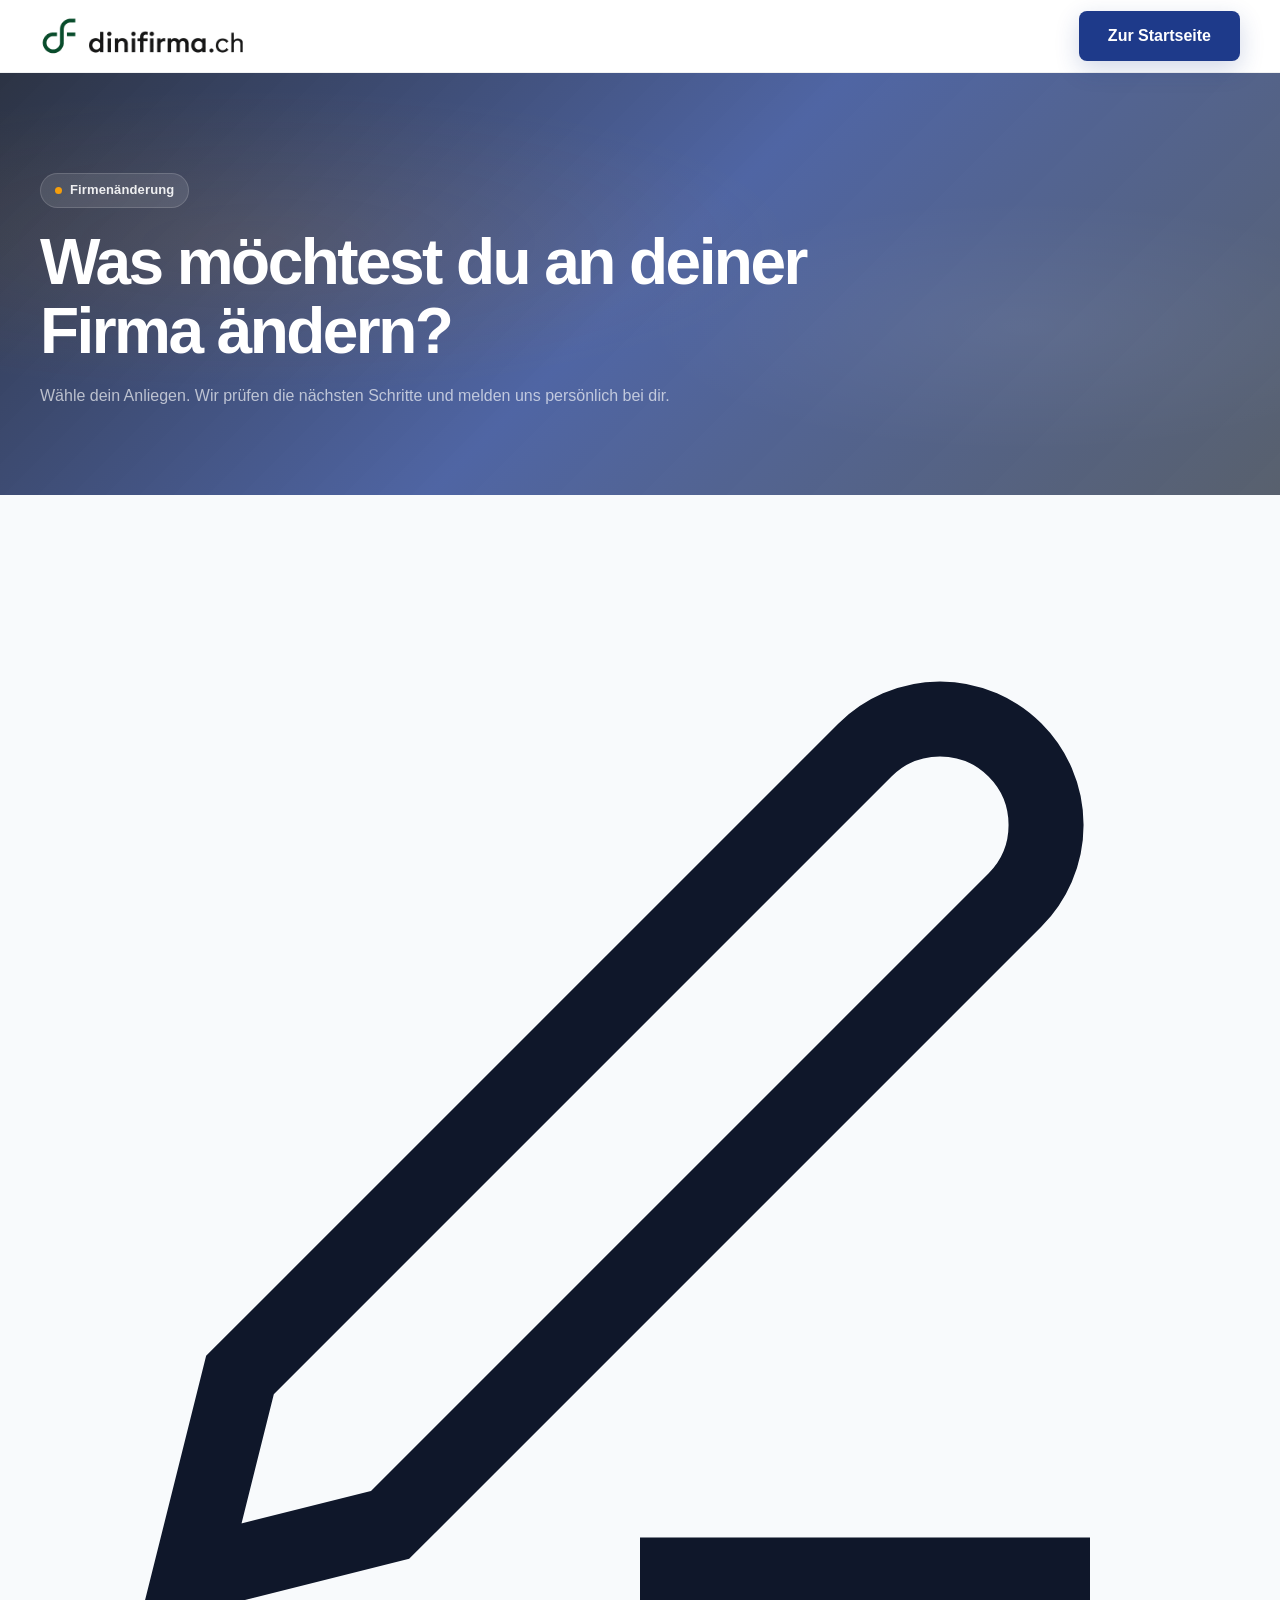
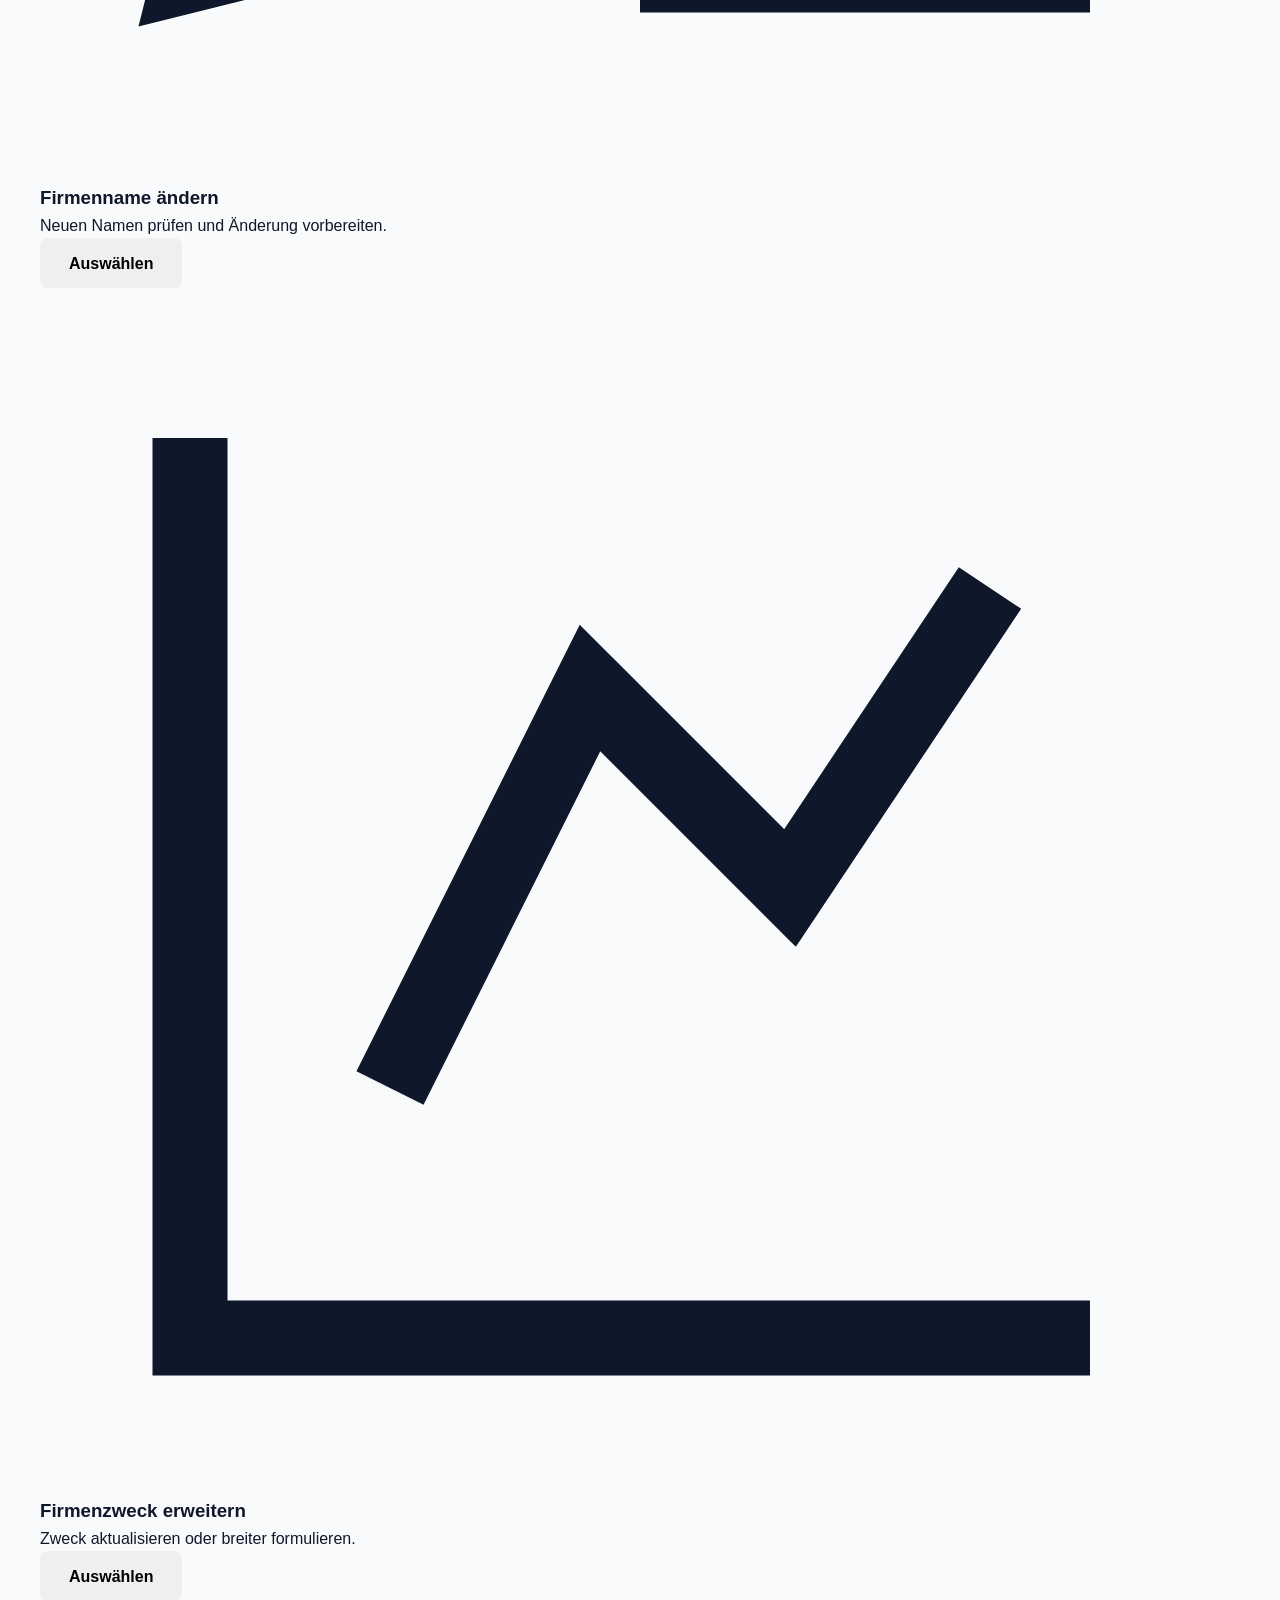
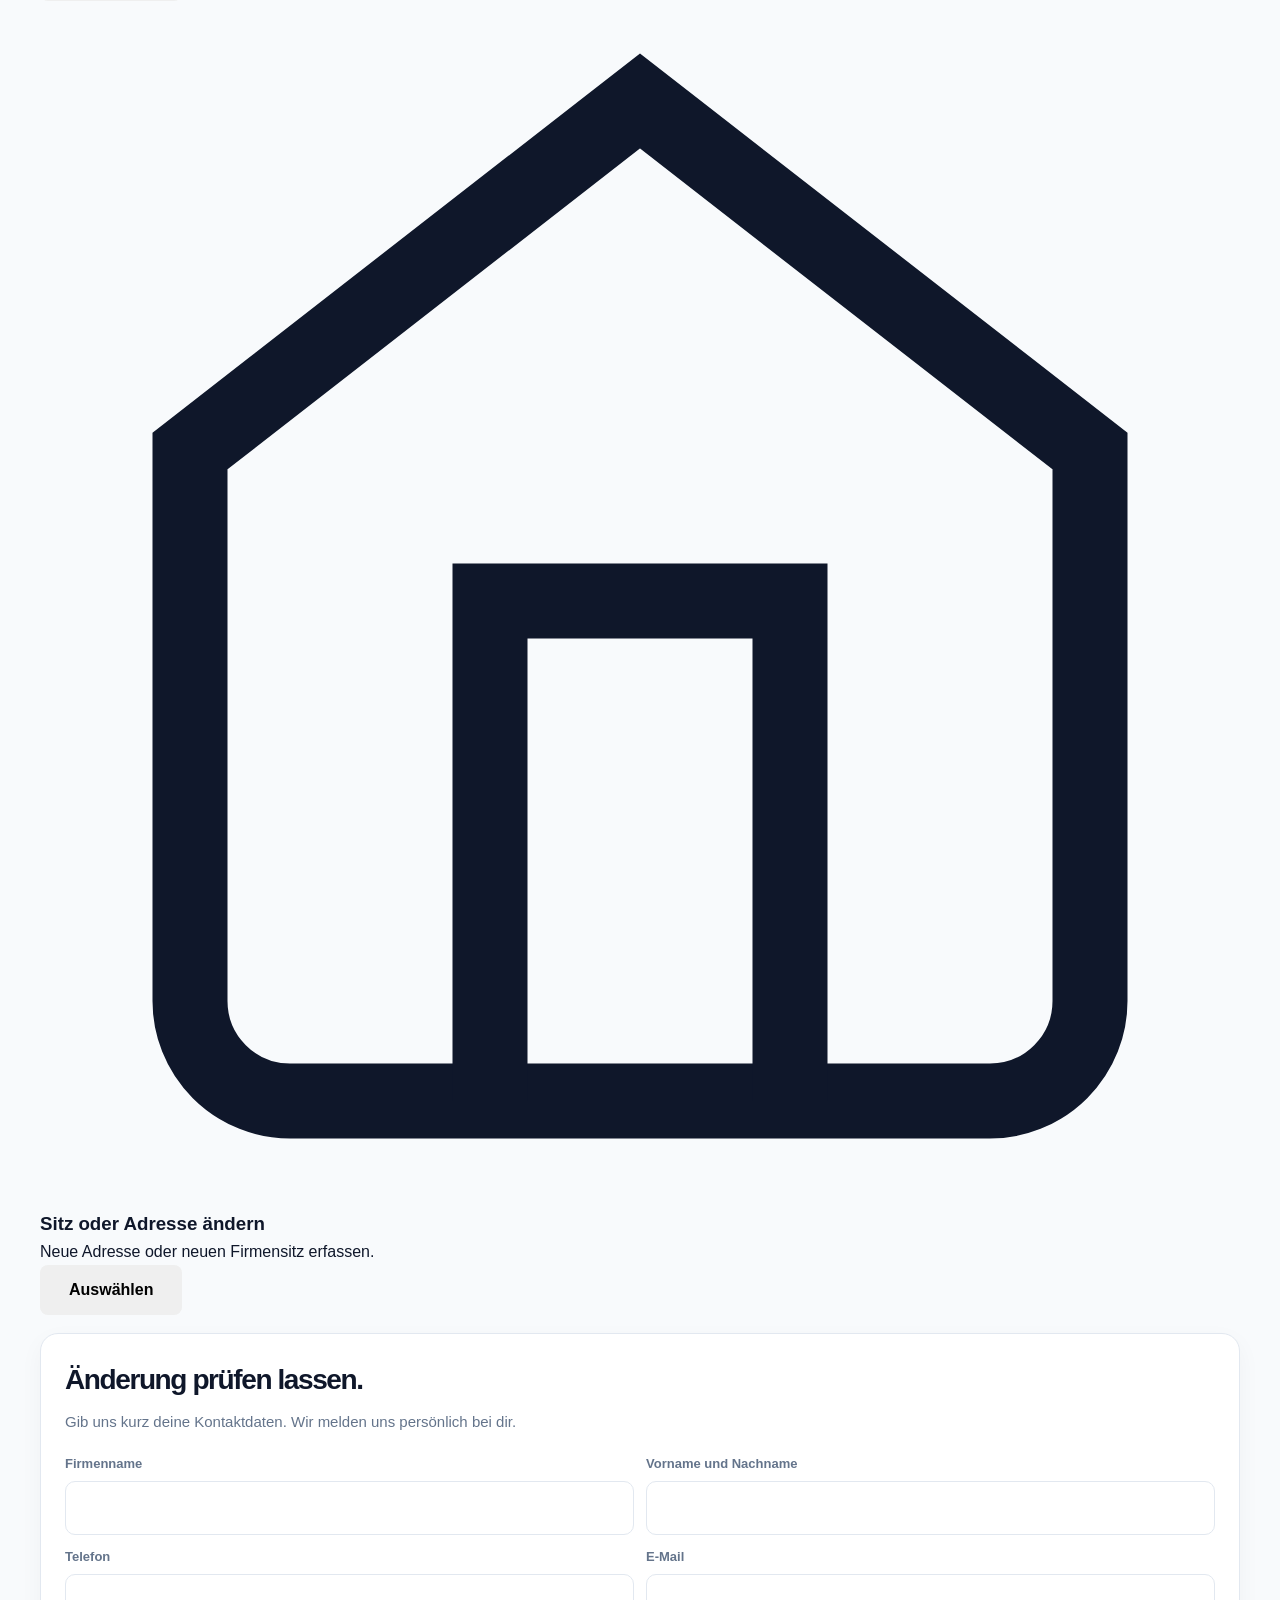
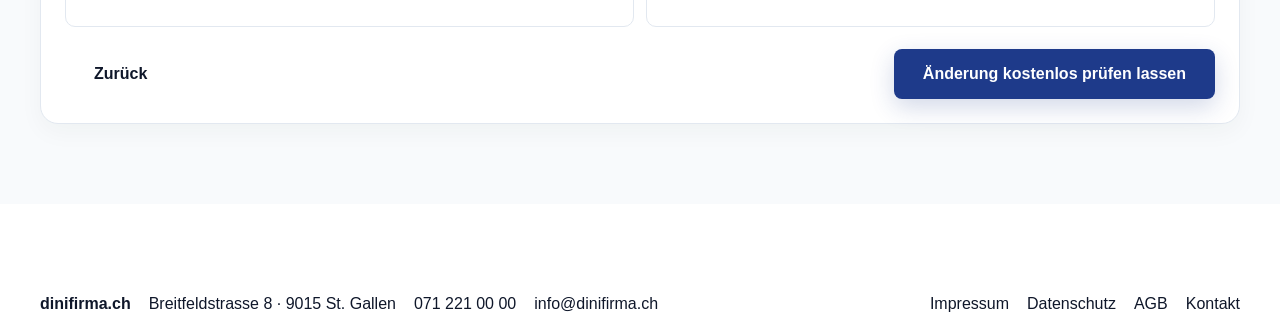
<file: firma-aendern.html>
<!DOCTYPE html>
<html lang="de-CH"><head><meta charset="UTF-8"><meta name="viewport" content="width=device-width,initial-scale=1.0"><title>Firma ändern – dinifirma.ch</title>
  <link rel="icon" type="image/png" sizes="32x32" href="assets/favicon-32.png">
  <link rel="icon" type="image/png" sizes="192x192" href="assets/favicon-192.png">
  <link rel="apple-touch-icon" href="assets/favicon-180.png">
  <link rel="shortcut icon" href="assets/favicon.ico">

  <link rel="stylesheet" href="styles.css"></head>
<body>
<header class="site-header"><div class="container inner"><a class="logo" href="index.html" aria-label="dinifirma.ch"><img class="logo-wordmark" src="assets/dinifirma-wordmark.png" alt="dinifirma.ch"></a><a class="btn btn-primary" href="index.html">Zur Startseite</a></div></header>
<main>
<section class="hero" style="padding-bottom:54px"><div class="container"><span class="badge"><span class="dot"></span>Firmenänderung</span><h1 style="max-width:820px">Was möchtest du an deiner Firma ändern?</h1><p>Wähle dein Anliegen. Wir prüfen die nächsten Schritte und melden uns persönlich bei dir.</p></div></section>
<section class="section section-soft"><div class="container">
<div class="paths">
<article class="path-card"><div><div class="path-icon"><svg viewBox="0 0 24 24" fill="none" stroke="currentColor" stroke-width="1.5"><path d="M12 20h9"/><path d="M16.5 3.5a2.121 2.121 0 013 3L7 19l-4 1 1-4L16.5 3.5z"/></svg></div><h3>Firmenname ändern</h3><p>Neuen Namen prüfen und Änderung vorbereiten.</p></div><button class="btn btn-secondary">Auswählen</button></article>
<article class="path-card"><div><div class="path-icon"><svg viewBox="0 0 24 24" fill="none" stroke="currentColor" stroke-width="1.5"><path d="M3 3v18h18"/><path d="M7 16l4-8 4 4 4-6"/></svg></div><h3>Firmenzweck erweitern</h3><p>Zweck aktualisieren oder breiter formulieren.</p></div><button class="btn btn-secondary">Auswählen</button></article>
<article class="path-card"><div><div class="path-icon"><svg viewBox="0 0 24 24" fill="none" stroke="currentColor" stroke-width="1.5"><path d="M3 9l9-7 9 7v11a2 2 0 01-2 2H5a2 2 0 01-2-2z"/><polyline points="9 22 9 12 15 12 15 22"/></svg></div><h3>Sitz oder Adresse ändern</h3><p>Neue Adresse oder neuen Firmensitz erfassen.</p></div><button class="btn btn-secondary">Auswählen</button></article>
</div>
<div class="funnel-card" style="margin-top:18px">
<h2>Änderung prüfen lassen.</h2><p class="intro">Gib uns kurz deine Kontaktdaten. Wir melden uns persönlich bei dir.</p>
<div class="input-row"><div class="field"><label>Firmenname</label><input></div><div class="field"><label>Vorname und Nachname</label><input></div><div class="field"><label>Telefon</label><input type="tel"></div><div class="field"><label>E-Mail</label><input type="email"></div></div>
<div class="actions"><a class="btn btn-secondary" href="index.html">Zurück</a><button class="btn btn-primary">Änderung kostenlos prüfen lassen</button></div>
</div>
</div></section>
</main>
<footer><div class="container footer-inner"><div class="footer-contact"><strong>dinifirma.ch</strong><span>Breitfeldstrasse 8 · 9015 St. Gallen</span><a href="tel:+41712210000">071 221 00 00</a><a href="mailto:info@dinifirma.ch">info@dinifirma.ch</a></div><div class="footer-links"><a href="#">Impressum</a><a href="#">Datenschutz</a><a href="#">AGB</a><a href="mailto:info@dinifirma.ch">Kontakt</a></div></div></footer>
</body></html>
</file>
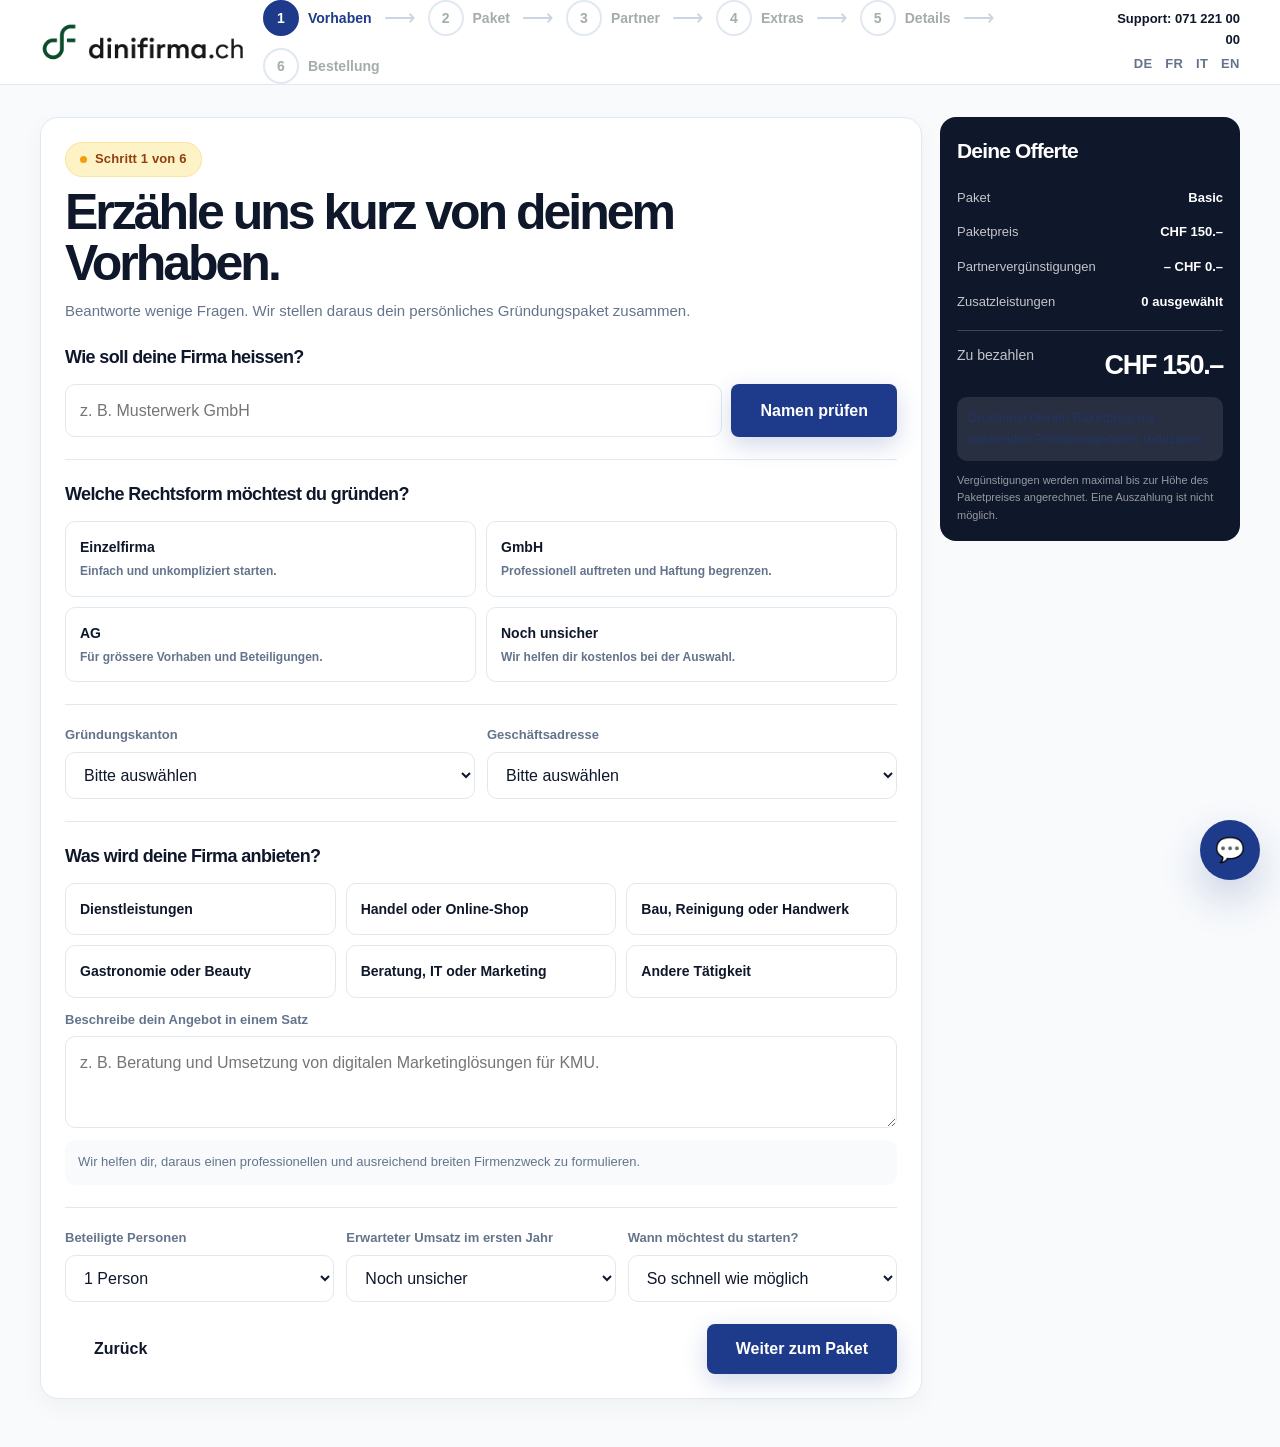
<file: funnel-1-vorhaben.html>
<!DOCTYPE html>
<html lang="de-CH"><head><meta charset="UTF-8"><meta name="viewport" content="width=device-width,initial-scale=1.0"><title>Vorhaben – dinifirma.ch</title>
  <link rel="icon" type="image/png" sizes="32x32" href="assets/favicon-32.png">
  <link rel="icon" type="image/png" sizes="192x192" href="assets/favicon-192.png">
  <link rel="apple-touch-icon" href="assets/favicon-180.png">
  <link rel="shortcut icon" href="assets/favicon.ico">

  <link rel="stylesheet" href="styles.css"></head>
<body class="funnel-body">

<header class="funnel-header">
  <div class="container top">
    <a class="logo" href="index.html" aria-label="dinifirma.ch"><img class="logo-wordmark" src="assets/dinifirma-wordmark.png" alt="dinifirma.ch"></a>
    <div class="steps-top"><div class="step-pill active"><span class="num">1</span><span>Vorhaben</span></div><span class="arrow">⟶</span><div class="step-pill"><span class="num">2</span><span>Paket</span></div><span class="arrow">⟶</span><div class="step-pill"><span class="num">3</span><span>Partner</span></div><span class="arrow">⟶</span><div class="step-pill"><span class="num">4</span><span>Extras</span></div><span class="arrow">⟶</span><div class="step-pill"><span class="num">5</span><span>Details</span></div><span class="arrow">⟶</span><div class="step-pill"><span class="num">6</span><span>Bestellung</span></div></div>
    <div class="support"><strong>Support: 071 221 00 00</strong><div class="langs">DE &nbsp; FR &nbsp; IT &nbsp; EN</div></div>
  </div>
</header>

<main class="container funnel-shell"><div class="funnel-grid">
<section class="funnel-card">
<span class="badge"><span class="dot"></span>Schritt 1 von 6</span>
<h1>Erzähle uns kurz von deinem Vorhaben.</h1>
<p class="intro">Beantworte wenige Fragen. Wir stellen daraus dein persönliches Gründungspaket zusammen.</p>

<div class="form-section">
  <div class="form-section-title">Wie soll deine Firma heissen?</div>
  <div class="inline"><input id="companyName" placeholder="z. B. Musterwerk GmbH"><button class="btn btn-primary" id="checkNameBtn">Namen prüfen</button></div>
  <div id="nameResult" class="info hidden"></div>
</div>

<div class="form-section">
  <div class="form-section-title">Welche Rechtsform möchtest du gründen?</div>
  <div class="choice-grid">
    <button class="choice legal-choice" data-value="Einzelfirma">Einzelfirma<span>Einfach und unkompliziert starten.</span></button>
    <button class="choice legal-choice" data-value="GmbH">GmbH<span>Professionell auftreten und Haftung begrenzen.</span></button>
    <button class="choice legal-choice" data-value="AG">AG<span>Für grössere Vorhaben und Beteiligungen.</span></button>
    <button class="choice legal-choice" data-value="Noch unsicher">Noch unsicher<span>Wir helfen dir kostenlos bei der Auswahl.</span></button>
  </div>
</div>

<div class="form-section">
  <div class="input-row">
    <div class="field"><label>Gründungskanton</label><select id="canton">
      <option value="">Bitte auswählen</option><option>Ich bin noch unsicher</option><option>Aargau</option><option>Appenzell Ausserrhoden</option><option>Appenzell Innerrhoden</option><option>Basel-Landschaft</option><option>Basel-Stadt</option><option>Bern</option><option>Freiburg</option><option>Genf</option><option>Glarus</option><option>Graubünden</option><option>Jura</option><option>Luzern</option><option>Neuenburg</option><option>Nidwalden</option><option>Obwalden</option><option>Schaffhausen</option><option>Schwyz</option><option>Solothurn</option><option>St. Gallen</option><option>Thurgau</option><option>Tessin</option><option>Uri</option><option>Waadt</option><option>Wallis</option><option>Zug</option><option>Zürich</option>
    </select></div>
    <div class="field"><label>Geschäftsadresse</label><select id="address"><option value="">Bitte auswählen</option><option>Ja, ich habe bereits eine Geschäftsadresse</option><option>Ich nutze meine Privatadresse</option><option>Ich benötige ein Geschäftsdomizil</option><option>Ich bin noch unsicher</option></select></div>
  </div>
</div>

<div class="form-section">
  <div class="form-section-title">Was wird deine Firma anbieten?</div>
  <div class="choice-grid three">
    <button class="choice activity-choice" data-value="Dienstleistungen">Dienstleistungen</button>
    <button class="choice activity-choice" data-value="Handel oder Online-Shop">Handel oder Online-Shop</button>
    <button class="choice activity-choice" data-value="Bau, Reinigung oder Handwerk">Bau, Reinigung oder Handwerk</button>
    <button class="choice activity-choice" data-value="Gastronomie oder Beauty">Gastronomie oder Beauty</button>
    <button class="choice activity-choice" data-value="Beratung, IT oder Marketing">Beratung, IT oder Marketing</button>
    <button class="choice activity-choice" data-value="Andere Tätigkeit">Andere Tätigkeit</button>
  </div>
  <div class="field" style="margin-top:12px"><label>Beschreibe dein Angebot in einem Satz</label><textarea id="activityText" placeholder="z. B. Beratung und Umsetzung von digitalen Marketinglösungen für KMU."></textarea></div>
  <div class="info">Wir helfen dir, daraus einen professionellen und ausreichend breiten Firmenzweck zu formulieren.</div>
</div>

<div class="form-section">
  <div class="input-row three">
    <div class="field"><label>Beteiligte Personen</label><select id="founders"><option>1 Person</option><option>2 Personen</option><option>3 Personen</option><option>4 oder mehr Personen</option><option>Eine Firma ist beteiligt</option><option>Eine ausländische Person oder Firma ist beteiligt</option></select></div>
    <div class="field"><label>Erwarteter Umsatz im ersten Jahr</label><select id="turnover"><option>Noch unsicher</option><option>unter CHF 100’000</option><option>CHF 100’000 bis 250’000</option><option>CHF 250’000 bis 500’000</option><option>über CHF 500’000</option></select></div>
    <div class="field"><label>Wann möchtest du starten?</label><select id="timing"><option>So schnell wie möglich</option><option>Innerhalb der nächsten 30 Tage</option><option>Innerhalb der nächsten 3 Monate</option><option>Ich informiere mich zuerst</option></select></div>
  </div>
</div>

<div class="form-section hidden" id="capitalBlock">
  <div class="input-row">
    <div class="field"><label>Geplantes Kapital in CHF</label><input id="capital" type="number" placeholder="z. B. 20000"></div>
    <div class="field"><label>Direkte Einzahlung in CHF</label><input id="paidCapital" type="number" placeholder="z. B. 20000"></div>
  </div>
</div>

<div class="actions"><a class="btn btn-secondary" href="index.html">Zurück</a><button class="btn btn-primary" id="nextBtn">Weiter zum Paket</button></div>
</section>

<aside class="summary-card">
  <h3>Deine Offerte</h3>
  <div class="summary-row"><span>Paket</span><strong id="sPackage">Basic</strong></div>
  <div class="summary-row"><span>Paketpreis</span><strong id="sPackagePrice">CHF 150.–</strong></div>
  <div class="summary-row"><span>Partnervergünstigungen</span><strong id="sDiscount">– CHF 0.–</strong></div>
  <div class="summary-row"><span>Zusatzleistungen</span><strong id="sExtras">0 ausgewählt</strong></div>
  <div class="summary-total"><span>Zu bezahlen</span><strong id="sTotal">CHF 150.–</strong></div>
  <div class="saving" id="sSaving">Du kannst deinen Paketpreis mit passenden Partnerangeboten reduzieren.</div>
  <div class="summary-note">Vergünstigungen werden maximal bis zur Höhe des Paketpreises angerechnet. Eine Auszahlung ist nicht möglich.</div>
</aside>

</div></main>
<script src="app.js"></script>
<script>
const state=loadState(); updateSummary(state);
const ids=["companyName","canton","address","founders","turnover","timing","capital","paidCapital","activityText"];
ids.forEach(id=>{ const el=document.getElementById(id); if(el && state[id]!==undefined) el.value=state[id]; });
function renderSelected(){
 document.querySelectorAll(".legal-choice").forEach(btn=>btn.classList.toggle("selected",btn.dataset.value===state.legal));
 document.querySelectorAll(".activity-choice").forEach(btn=>btn.classList.toggle("selected",btn.dataset.value===state.activity));
 document.getElementById("capitalBlock").classList.toggle("hidden",!(state.legal==="GmbH"||state.legal==="AG"));
}
renderSelected();
document.getElementById("checkNameBtn").addEventListener("click",()=>{
 const r=simulatedNameCheck(document.getElementById("companyName").value);
 const el=document.getElementById("nameResult"); el.className="info "+r.cls; el.textContent=r.text;
 state.companyName=document.getElementById("companyName").value; state.nameChecked=true; saveState(state);
});
document.querySelectorAll(".legal-choice").forEach(btn=>btn.addEventListener("click",()=>{ state.legal=btn.dataset.value; saveState(state); renderSelected(); }));
document.querySelectorAll(".activity-choice").forEach(btn=>btn.addEventListener("click",()=>{ state.activity=btn.dataset.value; saveState(state); renderSelected(); }));
document.getElementById("nextBtn").addEventListener("click",()=>{
 ids.forEach(id=>{ const el=document.getElementById(id); if(el) state[id]=el.value; });
 saveState(state); next("funnel-2-paket.html");
});
</script></body></html>
</file>
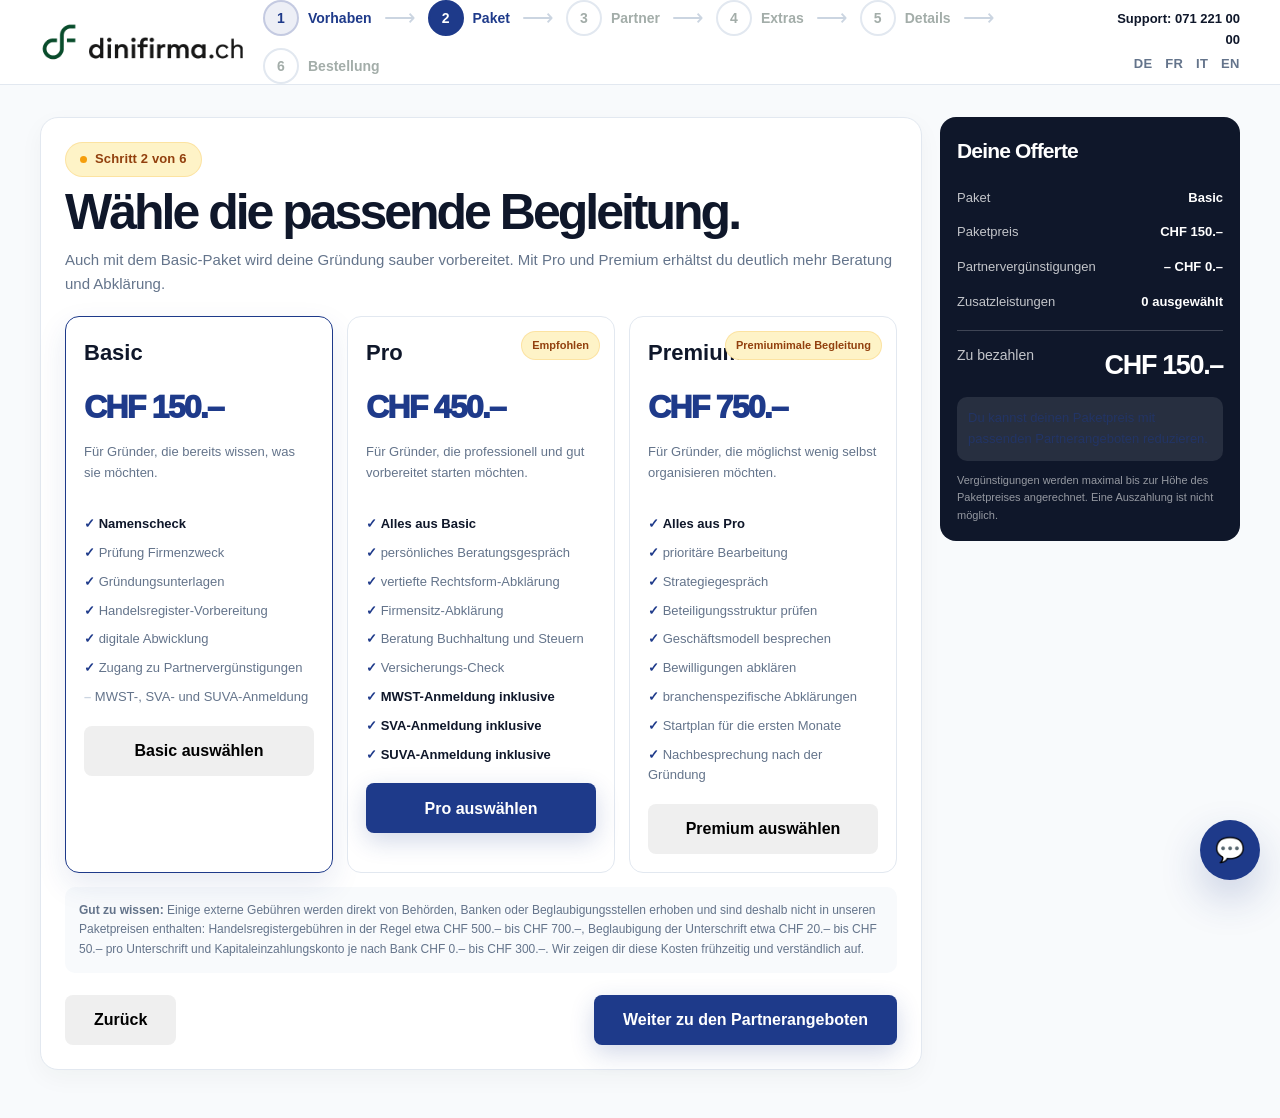
<file: funnel-2-paket.html>
<!DOCTYPE html><html lang="de-CH"><head><meta charset="UTF-8"><meta name="viewport" content="width=device-width,initial-scale=1.0"><title>Paket – dinifirma.ch</title>
  <link rel="icon" type="image/png" sizes="32x32" href="assets/favicon-32.png">
  <link rel="icon" type="image/png" sizes="192x192" href="assets/favicon-192.png">
  <link rel="apple-touch-icon" href="assets/favicon-180.png">
  <link rel="shortcut icon" href="assets/favicon.ico">

  <link rel="stylesheet" href="styles.css"></head><body class="funnel-body">

<header class="funnel-header">
  <div class="container top">
    <a class="logo" href="index.html" aria-label="dinifirma.ch"><img class="logo-wordmark" src="assets/dinifirma-wordmark.png" alt="dinifirma.ch"></a>
    <div class="steps-top"><div class="step-pill done"><span class="num">1</span><span>Vorhaben</span></div><span class="arrow">⟶</span><div class="step-pill active"><span class="num">2</span><span>Paket</span></div><span class="arrow">⟶</span><div class="step-pill"><span class="num">3</span><span>Partner</span></div><span class="arrow">⟶</span><div class="step-pill"><span class="num">4</span><span>Extras</span></div><span class="arrow">⟶</span><div class="step-pill"><span class="num">5</span><span>Details</span></div><span class="arrow">⟶</span><div class="step-pill"><span class="num">6</span><span>Bestellung</span></div></div>
    <div class="support"><strong>Support: 071 221 00 00</strong><div class="langs">DE &nbsp; FR &nbsp; IT &nbsp; EN</div></div>
  </div>
</header>

<main class="container funnel-shell"><div class="funnel-grid">
<section class="funnel-card">
<span class="badge"><span class="dot"></span>Schritt 2 von 6</span>
<h1>Wähle die passende Begleitung.</h1>
<p class="intro">Auch mit dem Basic-Paket wird deine Gründung sauber vorbereitet. Mit Pro und Premium erhältst du deutlich mehr Beratung und Abklärung.</p>
<div class="packages">
<div class="package" data-package="Basic" data-price="150"><h3>Basic</h3><div class="price">CHF 150.–</div><p>Für Gründer, die bereits wissen, was sie möchten.</p><div class="features"><span class="yes"><b>Namenscheck</b></span><span class="yes">Prüfung Firmenzweck</span><span class="yes">Gründungsunterlagen</span><span class="yes">Handelsregister-Vorbereitung</span><span class="yes">digitale Abwicklung</span><span class="yes">Zugang zu Partnervergünstigungen</span><span class="no">MWST-, SVA- und SUVA-Anmeldung</span></div><button class="btn btn-secondary btn-block select-package">Basic auswählen</button></div>
<div class="package recommended" data-package="Pro" data-price="450"><span class="ribbon">Empfohlen</span><h3>Pro</h3><div class="price">CHF 450.–</div><p>Für Gründer, die professionell und gut vorbereitet starten möchten.</p><div class="features"><span class="yes"><b>Alles aus Basic</b></span><span class="yes">persönliches Beratungsgespräch</span><span class="yes">vertiefte Rechtsform-Abklärung</span><span class="yes">Firmensitz-Abklärung</span><span class="yes">Beratung Buchhaltung und Steuern</span><span class="yes">Versicherungs-Check</span><span class="yes"><b>MWST-Anmeldung inklusive</b></span><span class="yes"><b>SVA-Anmeldung inklusive</b></span><span class="yes"><b>SUVA-Anmeldung inklusive</b></span></div><button class="btn btn-primary btn-block select-package">Pro auswählen</button></div>
<div class="package" data-package="Premium" data-price="750"><span class="ribbon">Premiumimale Begleitung</span><h3>Premium</h3><div class="price">CHF 750.–</div><p>Für Gründer, die möglichst wenig selbst organisieren möchten.</p><div class="features"><span class="yes"><b>Alles aus Pro</b></span><span class="yes">prioritäre Bearbeitung</span><span class="yes">Strategiegespräch</span><span class="yes">Beteiligungsstruktur prüfen</span><span class="yes">Geschäftsmodell besprechen</span><span class="yes">Bewilligungen abklären</span><span class="yes">branchenspezifische Abklärungen</span><span class="yes">Startplan für die ersten Monate</span><span class="yes">Nachbesprechung nach der Gründung</span></div><button class="btn btn-secondary btn-block select-package">Premium auswählen</button></div>
</div>
<div class="external-note"><strong>Gut zu wissen:</strong> Einige externe Gebühren werden direkt von Behörden, Banken oder Beglaubigungsstellen erhoben und sind deshalb nicht in unseren Paketpreisen enthalten: Handelsregistergebühren in der Regel etwa CHF 500.– bis CHF 700.–, Beglaubigung der Unterschrift etwa CHF 20.– bis CHF 50.– pro Unterschrift und Kapitaleinzahlungskonto je nach Bank CHF 0.– bis CHF 300.–. Wir zeigen dir diese Kosten frühzeitig und verständlich auf.</div>
<div class="actions"><button class="btn btn-secondary" onclick="back('funnel-1-vorhaben.html')">Zurück</button><button class="btn btn-primary" onclick="next('funnel-3-partner.html')">Weiter zu den Partnerangeboten</button></div>
</section>

<aside class="summary-card">
  <h3>Deine Offerte</h3>
  <div class="summary-row"><span>Paket</span><strong id="sPackage">Basic</strong></div>
  <div class="summary-row"><span>Paketpreis</span><strong id="sPackagePrice">CHF 150.–</strong></div>
  <div class="summary-row"><span>Partnervergünstigungen</span><strong id="sDiscount">– CHF 0.–</strong></div>
  <div class="summary-row"><span>Zusatzleistungen</span><strong id="sExtras">0 ausgewählt</strong></div>
  <div class="summary-total"><span>Zu bezahlen</span><strong id="sTotal">CHF 150.–</strong></div>
  <div class="saving" id="sSaving">Du kannst deinen Paketpreis mit passenden Partnerangeboten reduzieren.</div>
  <div class="summary-note">Vergünstigungen werden maximal bis zur Höhe des Paketpreises angerechnet. Eine Auszahlung ist nicht möglich.</div>
</aside>

</div></main>
<script src="app.js"></script><script>
const state=loadState(); updateSummary(state);
function render(){ document.querySelectorAll(".package").forEach(card=>card.classList.toggle("selected",card.dataset.package===state.packageName)); }
render();
document.querySelectorAll(".select-package").forEach(btn=>btn.addEventListener("click",()=>{const card=btn.closest(".package"); state.packageName=card.dataset.package; state.packagePrice=Number(card.dataset.price); saveState(state); updateSummary(state); render();}));
</script></body></html>
</file>
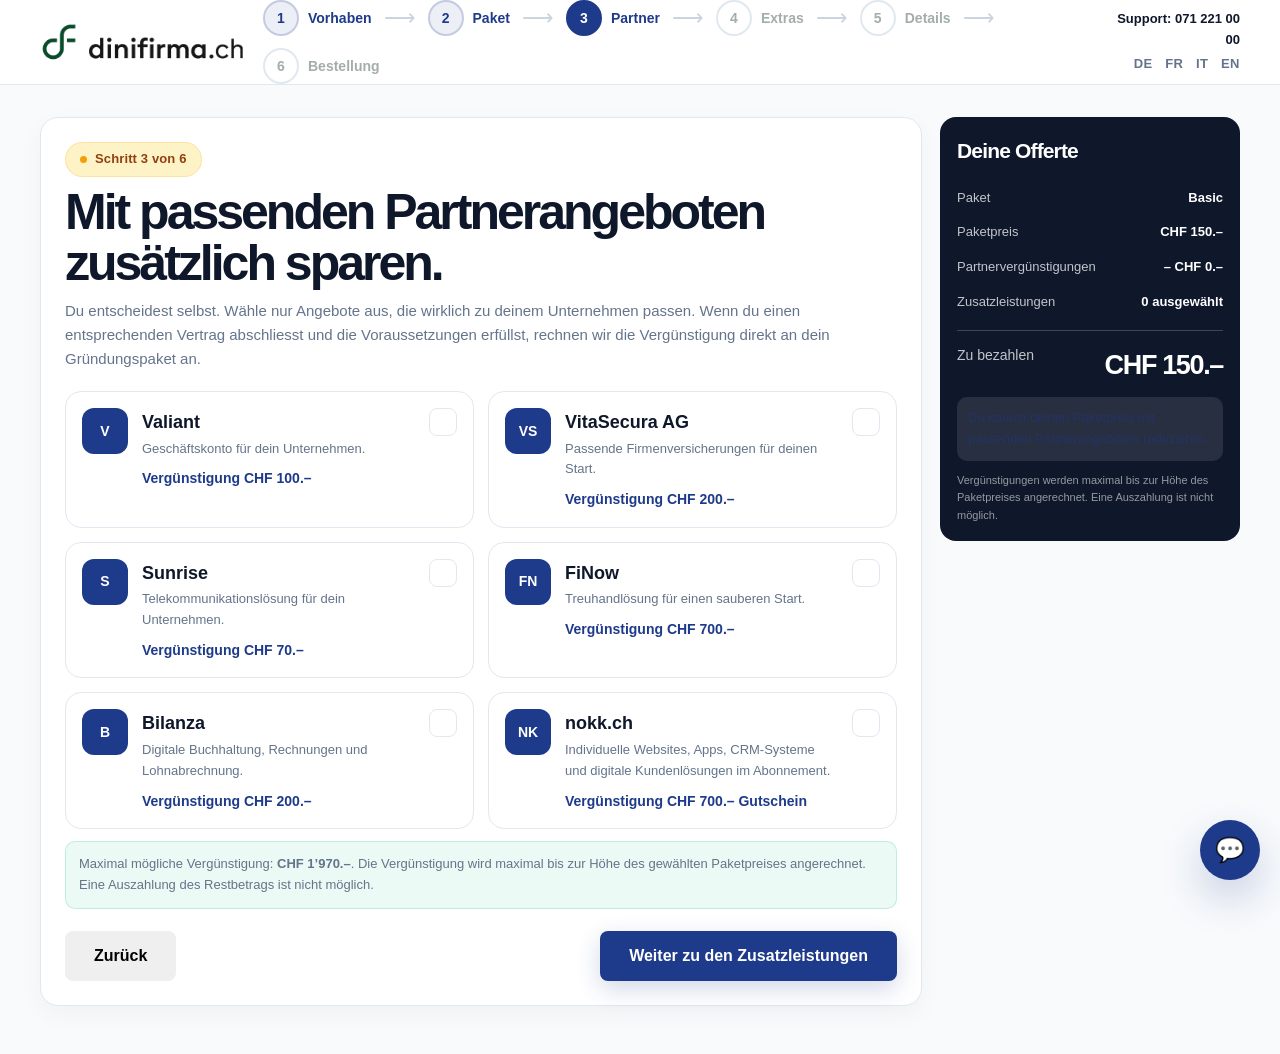
<file: funnel-3-partner.html>
<!DOCTYPE html><html lang="de-CH"><head><meta charset="UTF-8"><meta name="viewport" content="width=device-width,initial-scale=1.0"><title>Partnervergünstigungen – dinifirma.ch</title>
  <link rel="icon" type="image/png" sizes="32x32" href="assets/favicon-32.png">
  <link rel="icon" type="image/png" sizes="192x192" href="assets/favicon-192.png">
  <link rel="apple-touch-icon" href="assets/favicon-180.png">
  <link rel="shortcut icon" href="assets/favicon.ico">
  <link rel="stylesheet" href="styles.css"></head><body class="funnel-body">

<header class="funnel-header">
  <div class="container top">
    <a class="logo" href="index.html" aria-label="dinifirma.ch"><img class="logo-wordmark" src="assets/dinifirma-wordmark.png" alt="dinifirma.ch"></a>
    <div class="steps-top"><div class="step-pill done"><span class="num">1</span><span>Vorhaben</span></div><span class="arrow">⟶</span><div class="step-pill done"><span class="num">2</span><span>Paket</span></div><span class="arrow">⟶</span><div class="step-pill active"><span class="num">3</span><span>Partner</span></div><span class="arrow">⟶</span><div class="step-pill"><span class="num">4</span><span>Extras</span></div><span class="arrow">⟶</span><div class="step-pill"><span class="num">5</span><span>Details</span></div><span class="arrow">⟶</span><div class="step-pill"><span class="num">6</span><span>Bestellung</span></div></div>
    <div class="support"><strong>Support: 071 221 00 00</strong><div class="langs">DE &nbsp; FR &nbsp; IT &nbsp; EN</div></div>
  </div>
</header>

<main class="container funnel-shell"><div class="funnel-grid">
<section class="funnel-card">
<span class="badge"><span class="dot"></span>Schritt 3 von 6</span>
<h1>Mit passenden Partnerangeboten zusätzlich sparen.</h1>
<p class="intro">Du entscheidest selbst. Wähle nur Angebote aus, die wirklich zu deinem Unternehmen passen. Wenn du einen entsprechenden Vertrag abschliesst und die Voraussetzungen erfüllst, rechnen wir die Vergünstigung direkt an dein Gründungspaket an.</p>
<div class="partner-grid">
  <div class="partner" data-discount="100" data-name="Valiant"><div class="partner-logo">V</div><div class="partner-main"><h4>Valiant</h4><p>Geschäftskonto für dein Unternehmen.</p><div class="discount">Vergünstigung CHF 100.–</div></div><button class="toggle" aria-label="Valiant auswählen"></button></div>
  <div class="partner" data-discount="200" data-name="VitaSecura AG"><div class="partner-logo">VS</div><div class="partner-main"><h4>VitaSecura AG</h4><p>Passende Firmenversicherungen für deinen Start.</p><div class="discount">Vergünstigung CHF 200.–</div></div><button class="toggle" aria-label="VitaSecura AG auswählen"></button></div>
  <div class="partner" data-discount="70" data-name="Sunrise"><div class="partner-logo">S</div><div class="partner-main"><h4>Sunrise</h4><p>Telekommunikationslösung für dein Unternehmen.</p><div class="discount">Vergünstigung CHF 70.–</div></div><button class="toggle" aria-label="Sunrise auswählen"></button></div>
  <div class="partner" data-discount="700" data-name="FiNow"><div class="partner-logo">FN</div><div class="partner-main"><h4>FiNow</h4><p>Treuhandlösung für einen sauberen Start.</p><div class="discount">Vergünstigung CHF 700.–</div></div><button class="toggle" aria-label="FiNow auswählen"></button></div>
  <div class="partner" data-discount="200" data-name="Bilanza"><div class="partner-logo">B</div><div class="partner-main"><h4>Bilanza</h4><p>Digitale Buchhaltung, Rechnungen und Lohnabrechnung.</p><div class="discount">Vergünstigung CHF 200.–</div></div><button class="toggle" aria-label="Bilanza auswählen"></button></div>
  <div class="partner" data-discount="700" data-name="nokk.ch"><div class="partner-logo">NK</div><div class="partner-main"><h4>nokk.ch</h4><p>Individuelle Websites, Apps, CRM-Systeme und digitale Kundenlösungen im Abonnement.</p><div class="discount">Vergünstigung CHF 700.– Gutschein</div></div><button class="toggle" aria-label="nokk.ch auswählen"></button></div>
</div>
<div class="info good">Maximal mögliche Vergünstigung: <strong>CHF 1’970.–</strong>. Die Vergünstigung wird maximal bis zur Höhe des gewählten Paketpreises angerechnet. Eine Auszahlung des Restbetrags ist nicht möglich.</div>
<div class="actions"><button class="btn btn-secondary" onclick="back('funnel-2-paket.html')">Zurück</button><button class="btn btn-primary" onclick="next('funnel-4-extras.html')">Weiter zu den Zusatzleistungen</button></div>
</section>

<aside class="summary-card">
  <h3>Deine Offerte</h3>
  <div class="summary-row"><span>Paket</span><strong id="sPackage">Basic</strong></div>
  <div class="summary-row"><span>Paketpreis</span><strong id="sPackagePrice">CHF 150.–</strong></div>
  <div class="summary-row"><span>Partnervergünstigungen</span><strong id="sDiscount">– CHF 0.–</strong></div>
  <div class="summary-row"><span>Zusatzleistungen</span><strong id="sExtras">0 ausgewählt</strong></div>
  <div class="summary-total"><span>Zu bezahlen</span><strong id="sTotal">CHF 150.–</strong></div>
  <div class="saving" id="sSaving">Du kannst deinen Paketpreis mit passenden Partnerangeboten reduzieren.</div>
  <div class="summary-note">Vergünstigungen werden maximal bis zur Höhe des Paketpreises angerechnet. Eine Auszahlung ist nicht möglich.</div>
</aside>

</div></main>
<script src="app.js"></script><script>
const state=loadState(); updateSummary(state);
function render(){ document.querySelectorAll(".partner").forEach(card=>card.classList.toggle("selected",(state.discounts||[]).some(x=>x.name===card.dataset.name))); }
render();
document.querySelectorAll(".partner .toggle").forEach(btn=>btn.addEventListener("click",()=>{ 
  const card=btn.closest(".partner"); 
  const item={name:card.dataset.name,discount:Number(card.dataset.discount)}; 
  const exists=(state.discounts||[]).some(x=>x.name===item.name); 
  state.discounts=exists?state.discounts.filter(x=>x.name!==item.name):[...(state.discounts||[]),item]; 
  saveState(state); updateSummary(state); render(); 
}));
</script></body></html>
</file>
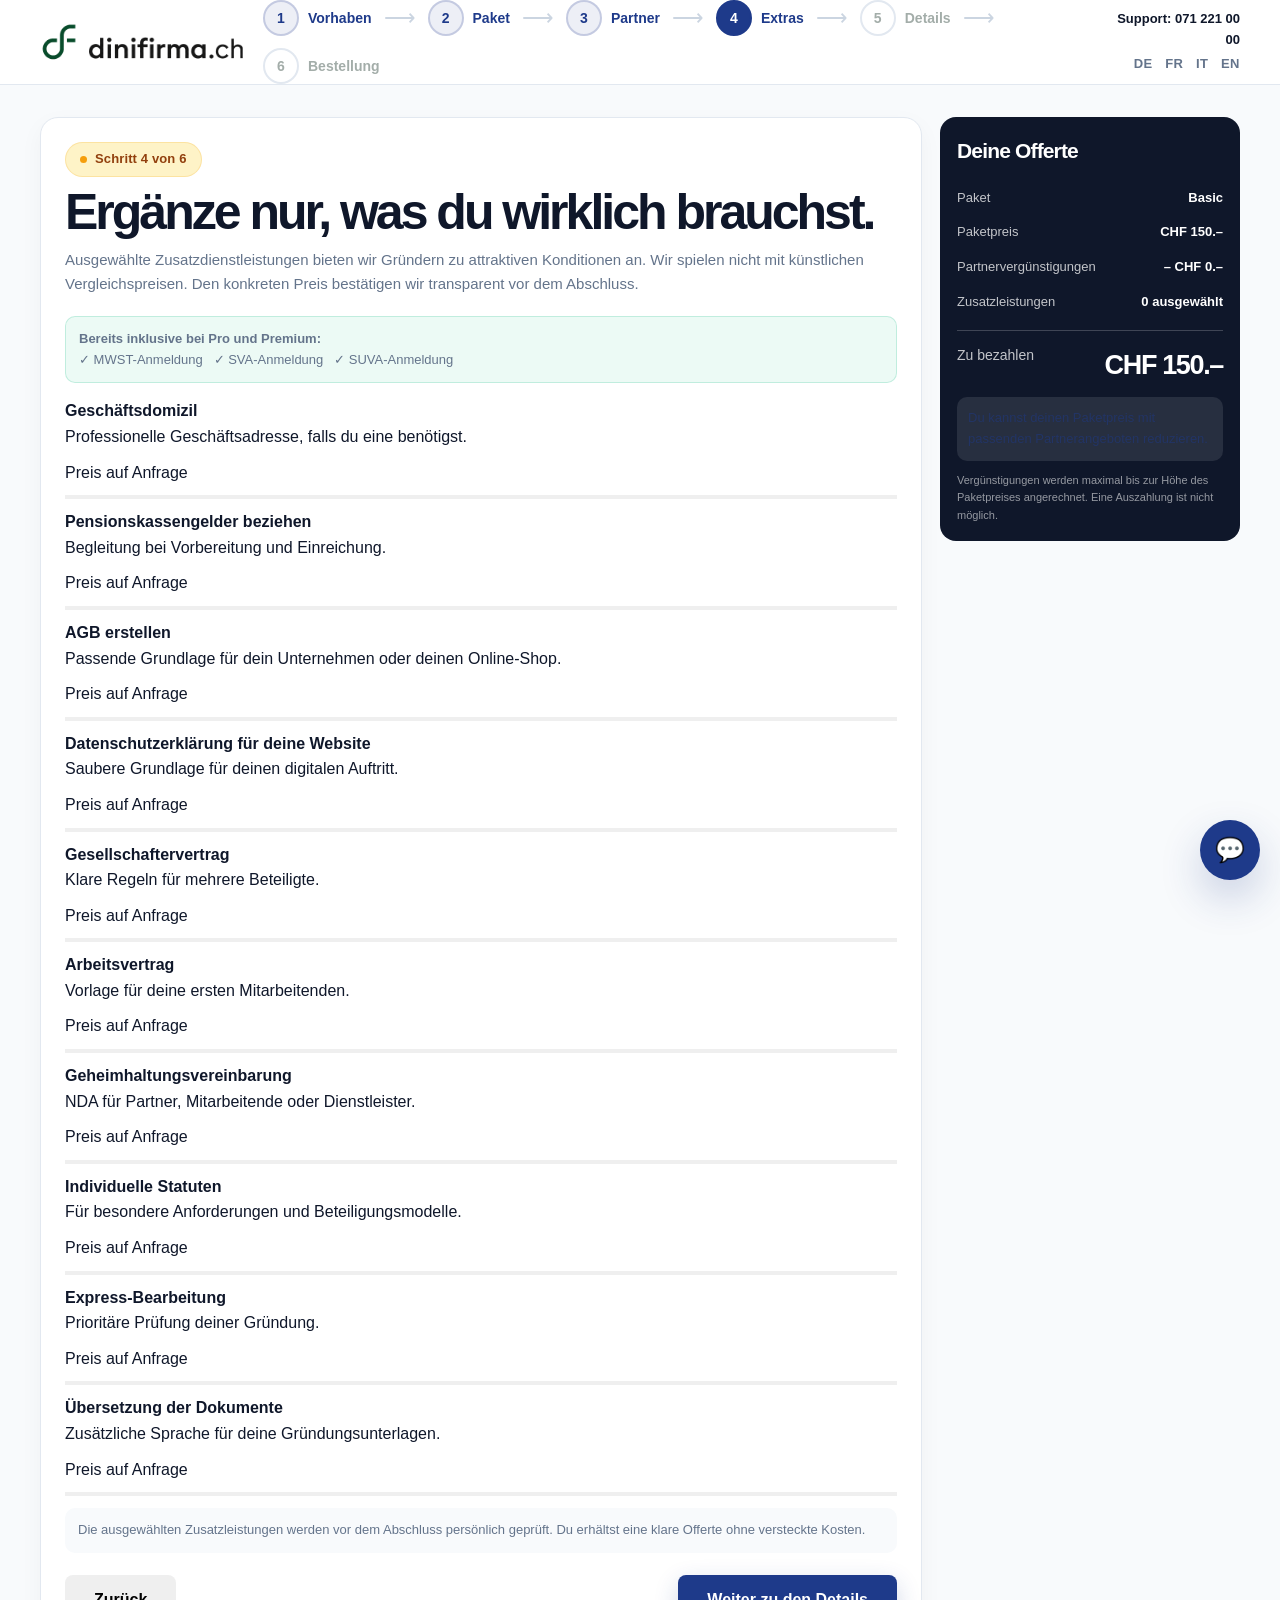
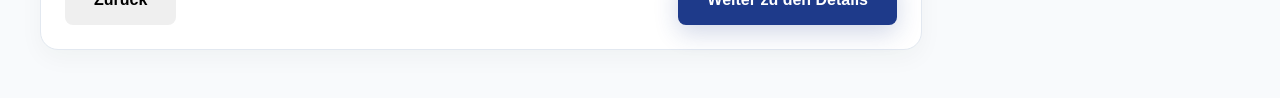
<file: funnel-4-extras.html>
<!DOCTYPE html><html lang="de-CH"><head><meta charset="UTF-8"><meta name="viewport" content="width=device-width,initial-scale=1.0"><title>Zusatzleistungen – dinifirma.ch</title>
  <link rel="icon" type="image/png" sizes="32x32" href="assets/favicon-32.png">
  <link rel="icon" type="image/png" sizes="192x192" href="assets/favicon-192.png">
  <link rel="apple-touch-icon" href="assets/favicon-180.png">
  <link rel="shortcut icon" href="assets/favicon.ico">

  <link rel="stylesheet" href="styles.css"></head><body class="funnel-body">

<header class="funnel-header">
  <div class="container top">
    <a class="logo" href="index.html" aria-label="dinifirma.ch"><img class="logo-wordmark" src="assets/dinifirma-wordmark.png" alt="dinifirma.ch"></a>
    <div class="steps-top"><div class="step-pill done"><span class="num">1</span><span>Vorhaben</span></div><span class="arrow">⟶</span><div class="step-pill done"><span class="num">2</span><span>Paket</span></div><span class="arrow">⟶</span><div class="step-pill done"><span class="num">3</span><span>Partner</span></div><span class="arrow">⟶</span><div class="step-pill active"><span class="num">4</span><span>Extras</span></div><span class="arrow">⟶</span><div class="step-pill"><span class="num">5</span><span>Details</span></div><span class="arrow">⟶</span><div class="step-pill"><span class="num">6</span><span>Bestellung</span></div></div>
    <div class="support"><strong>Support: 071 221 00 00</strong><div class="langs">DE &nbsp; FR &nbsp; IT &nbsp; EN</div></div>
  </div>
</header>

<main class="container funnel-shell"><div class="funnel-grid">
<section class="funnel-card">
<span class="badge"><span class="dot"></span>Schritt 4 von 6</span>
<h1>Ergänze nur, was du wirklich brauchst.</h1>
<p class="intro">Ausgewählte Zusatzdienstleistungen bieten wir Gründern zu attraktiven Konditionen an. Wir spielen nicht mit künstlichen Vergleichspreisen. Den konkreten Preis bestätigen wir transparent vor dem Abschluss.</p>
<div class="info good"><strong>Bereits inklusive bei Pro und Premium:</strong><br>✓ MWST-Anmeldung &nbsp; ✓ SVA-Anmeldung &nbsp; ✓ SUVA-Anmeldung</div>
<div class="extra-list" style="margin-top:15px">
<div class="extra" data-name="Geschäftsdomizil"><div class="extra-main"><h4>Geschäftsdomizil</h4><p>Professionelle Geschäftsadresse, falls du eine benötigst.</p></div><div class="extra-price">Preis auf Anfrage</div><button class="toggle"></button></div>
<div class="extra" data-name="Pensionskassengelder beziehen"><div class="extra-main"><h4>Pensionskassengelder beziehen</h4><p>Begleitung bei Vorbereitung und Einreichung.</p></div><div class="extra-price">Preis auf Anfrage</div><button class="toggle"></button></div>
<div class="extra" data-name="AGB erstellen"><div class="extra-main"><h4>AGB erstellen</h4><p>Passende Grundlage für dein Unternehmen oder deinen Online-Shop.</p></div><div class="extra-price">Preis auf Anfrage</div><button class="toggle"></button></div>
<div class="extra" data-name="Datenschutzerklärung"><div class="extra-main"><h4>Datenschutzerklärung für deine Website</h4><p>Saubere Grundlage für deinen digitalen Auftritt.</p></div><div class="extra-price">Preis auf Anfrage</div><button class="toggle"></button></div>
<div class="extra" data-name="Gesellschaftervertrag"><div class="extra-main"><h4>Gesellschaftervertrag</h4><p>Klare Regeln für mehrere Beteiligte.</p></div><div class="extra-price">Preis auf Anfrage</div><button class="toggle"></button></div>
<div class="extra" data-name="Arbeitsvertrag"><div class="extra-main"><h4>Arbeitsvertrag</h4><p>Vorlage für deine ersten Mitarbeitenden.</p></div><div class="extra-price">Preis auf Anfrage</div><button class="toggle"></button></div>
<div class="extra" data-name="NDA"><div class="extra-main"><h4>Geheimhaltungsvereinbarung</h4><p>NDA für Partner, Mitarbeitende oder Dienstleister.</p></div><div class="extra-price">Preis auf Anfrage</div><button class="toggle"></button></div>
<div class="extra" data-name="Individuelle Statuten"><div class="extra-main"><h4>Individuelle Statuten</h4><p>Für besondere Anforderungen und Beteiligungsmodelle.</p></div><div class="extra-price">Preis auf Anfrage</div><button class="toggle"></button></div>
<div class="extra" data-name="Express-Bearbeitung"><div class="extra-main"><h4>Express-Bearbeitung</h4><p>Prioritäre Prüfung deiner Gründung.</p></div><div class="extra-price">Preis auf Anfrage</div><button class="toggle"></button></div>
<div class="extra" data-name="Übersetzung Dokumente"><div class="extra-main"><h4>Übersetzung der Dokumente</h4><p>Zusätzliche Sprache für deine Gründungsunterlagen.</p></div><div class="extra-price">Preis auf Anfrage</div><button class="toggle"></button></div>
</div>
<div class="info">Die ausgewählten Zusatzleistungen werden vor dem Abschluss persönlich geprüft. Du erhältst eine klare Offerte ohne versteckte Kosten.</div>
<div class="actions"><button class="btn btn-secondary" onclick="back('funnel-3-partner.html')">Zurück</button><button class="btn btn-primary" onclick="next('funnel-5-details.html')">Weiter zu den Details</button></div>
</section>

<aside class="summary-card">
  <h3>Deine Offerte</h3>
  <div class="summary-row"><span>Paket</span><strong id="sPackage">Basic</strong></div>
  <div class="summary-row"><span>Paketpreis</span><strong id="sPackagePrice">CHF 150.–</strong></div>
  <div class="summary-row"><span>Partnervergünstigungen</span><strong id="sDiscount">– CHF 0.–</strong></div>
  <div class="summary-row"><span>Zusatzleistungen</span><strong id="sExtras">0 ausgewählt</strong></div>
  <div class="summary-total"><span>Zu bezahlen</span><strong id="sTotal">CHF 150.–</strong></div>
  <div class="saving" id="sSaving">Du kannst deinen Paketpreis mit passenden Partnerangeboten reduzieren.</div>
  <div class="summary-note">Vergünstigungen werden maximal bis zur Höhe des Paketpreises angerechnet. Eine Auszahlung ist nicht möglich.</div>
</aside>

</div></main>
<script src="app.js"></script><script>
const state=loadState(); updateSummary(state);
function render(){ document.querySelectorAll(".extra").forEach(card=>card.classList.toggle("selected",(state.extras||[]).includes(card.dataset.name))); }
render();
document.querySelectorAll(".extra .toggle").forEach(btn=>btn.addEventListener("click",()=>{ const card=btn.closest(".extra"); const name=card.dataset.name; state.extras=(state.extras||[]).includes(name)?state.extras.filter(x=>x!==name):[...(state.extras||[]),name]; saveState(state); updateSummary(state); render(); }));
</script></body></html>
</file>
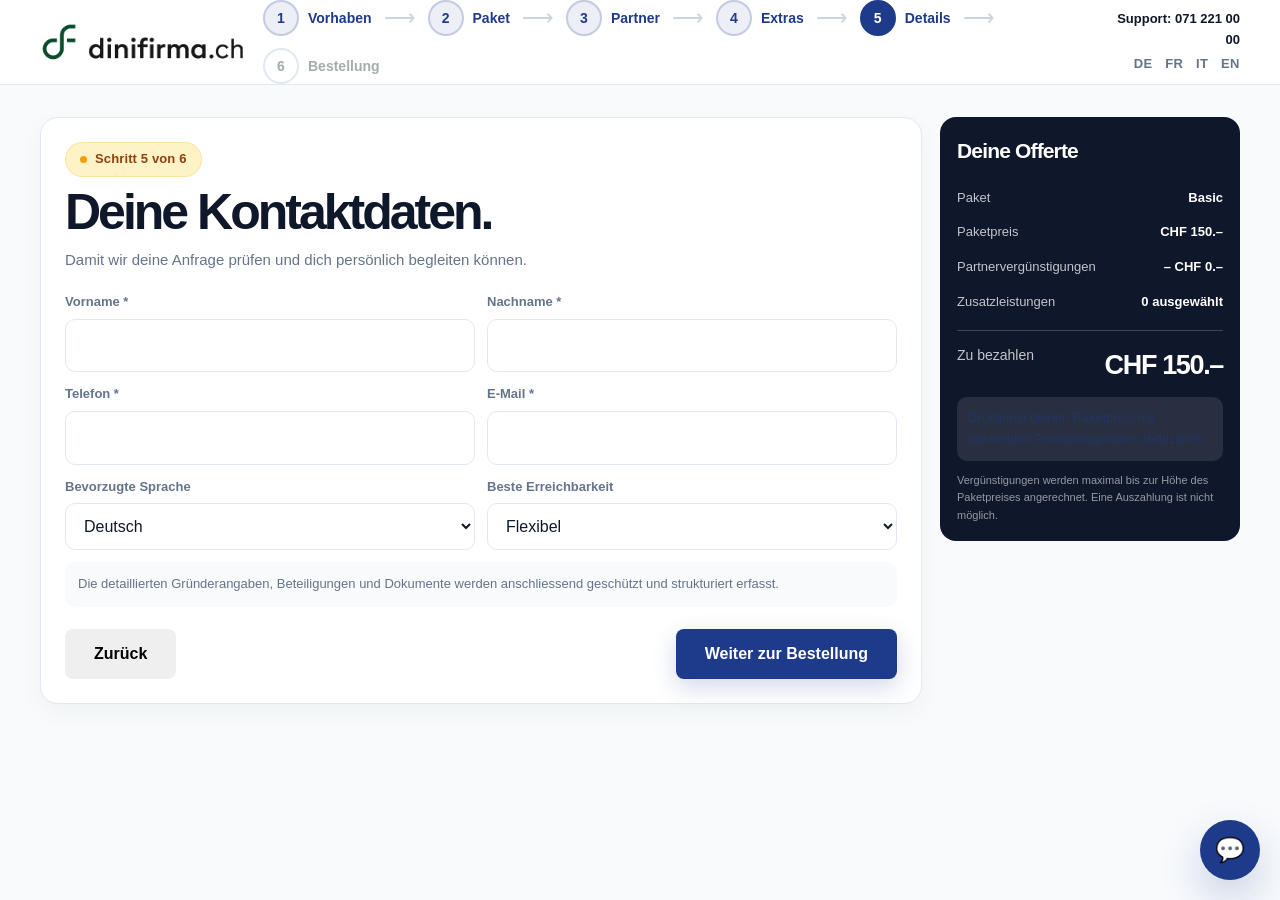
<file: funnel-5-details.html>
<!DOCTYPE html><html lang="de-CH"><head><meta charset="UTF-8"><meta name="viewport" content="width=device-width,initial-scale=1.0"><title>Details – dinifirma.ch</title>
  <link rel="icon" type="image/png" sizes="32x32" href="assets/favicon-32.png">
  <link rel="icon" type="image/png" sizes="192x192" href="assets/favicon-192.png">
  <link rel="apple-touch-icon" href="assets/favicon-180.png">
  <link rel="shortcut icon" href="assets/favicon.ico">

  <link rel="stylesheet" href="styles.css"></head><body class="funnel-body">

<header class="funnel-header">
  <div class="container top">
    <a class="logo" href="index.html" aria-label="dinifirma.ch"><img class="logo-wordmark" src="assets/dinifirma-wordmark.png" alt="dinifirma.ch"></a>
    <div class="steps-top"><div class="step-pill done"><span class="num">1</span><span>Vorhaben</span></div><span class="arrow">⟶</span><div class="step-pill done"><span class="num">2</span><span>Paket</span></div><span class="arrow">⟶</span><div class="step-pill done"><span class="num">3</span><span>Partner</span></div><span class="arrow">⟶</span><div class="step-pill done"><span class="num">4</span><span>Extras</span></div><span class="arrow">⟶</span><div class="step-pill active"><span class="num">5</span><span>Details</span></div><span class="arrow">⟶</span><div class="step-pill"><span class="num">6</span><span>Bestellung</span></div></div>
    <div class="support"><strong>Support: 071 221 00 00</strong><div class="langs">DE &nbsp; FR &nbsp; IT &nbsp; EN</div></div>
  </div>
</header>

<main class="container funnel-shell"><div class="funnel-grid">
<section class="funnel-card">
<span class="badge"><span class="dot"></span>Schritt 5 von 6</span>
<h1>Deine Kontaktdaten.</h1>
<p class="intro">Damit wir deine Anfrage prüfen und dich persönlich begleiten können.</p>
<div class="input-row">
<div class="field"><label>Vorname *</label><input id="firstName"></div>
<div class="field"><label>Nachname *</label><input id="lastName"></div>
<div class="field"><label>Telefon *</label><input id="phone" type="tel"></div>
<div class="field"><label>E-Mail *</label><input id="email" type="email"></div>
<div class="field"><label>Bevorzugte Sprache</label><select id="language"><option>Deutsch</option><option>Albanisch</option><option>Englisch</option><option>Italienisch</option><option>Andere</option></select></div>
<div class="field"><label>Beste Erreichbarkeit</label><select id="contactTime"><option>Vormittags</option><option>Nachmittags</option><option>Abends</option><option>Flexibel</option></select></div>
</div>
<div class="info">Die detaillierten Gründerangaben, Beteiligungen und Dokumente werden anschliessend geschützt und strukturiert erfasst.</div>
<div class="actions"><button class="btn btn-secondary" onclick="back('funnel-4-extras.html')">Zurück</button><button class="btn btn-primary" id="nextBtn">Weiter zur Bestellung</button></div>
</section>

<aside class="summary-card">
  <h3>Deine Offerte</h3>
  <div class="summary-row"><span>Paket</span><strong id="sPackage">Basic</strong></div>
  <div class="summary-row"><span>Paketpreis</span><strong id="sPackagePrice">CHF 150.–</strong></div>
  <div class="summary-row"><span>Partnervergünstigungen</span><strong id="sDiscount">– CHF 0.–</strong></div>
  <div class="summary-row"><span>Zusatzleistungen</span><strong id="sExtras">0 ausgewählt</strong></div>
  <div class="summary-total"><span>Zu bezahlen</span><strong id="sTotal">CHF 150.–</strong></div>
  <div class="saving" id="sSaving">Du kannst deinen Paketpreis mit passenden Partnerangeboten reduzieren.</div>
  <div class="summary-note">Vergünstigungen werden maximal bis zur Höhe des Paketpreises angerechnet. Eine Auszahlung ist nicht möglich.</div>
</aside>

</div></main>
<script src="app.js"></script><script>
const state=loadState(); updateSummary(state);
["firstName","lastName","phone","email","language","contactTime"].forEach(id=>{ const el=document.getElementById(id); el.value=(state.contact||{})[id]||el.value; });
document.getElementById("nextBtn").addEventListener("click",()=>{
 const contact={}; ["firstName","lastName","phone","email","language","contactTime"].forEach(id=>contact[id]=document.getElementById(id).value);
 if(!contact.firstName||!contact.lastName||!contact.phone||!contact.email) return alert("Bitte fülle alle Pflichtfelder aus.");
 state.contact=contact; saveState(state); next("funnel-6-bestellung.html");
});
</script></body></html>
</file>
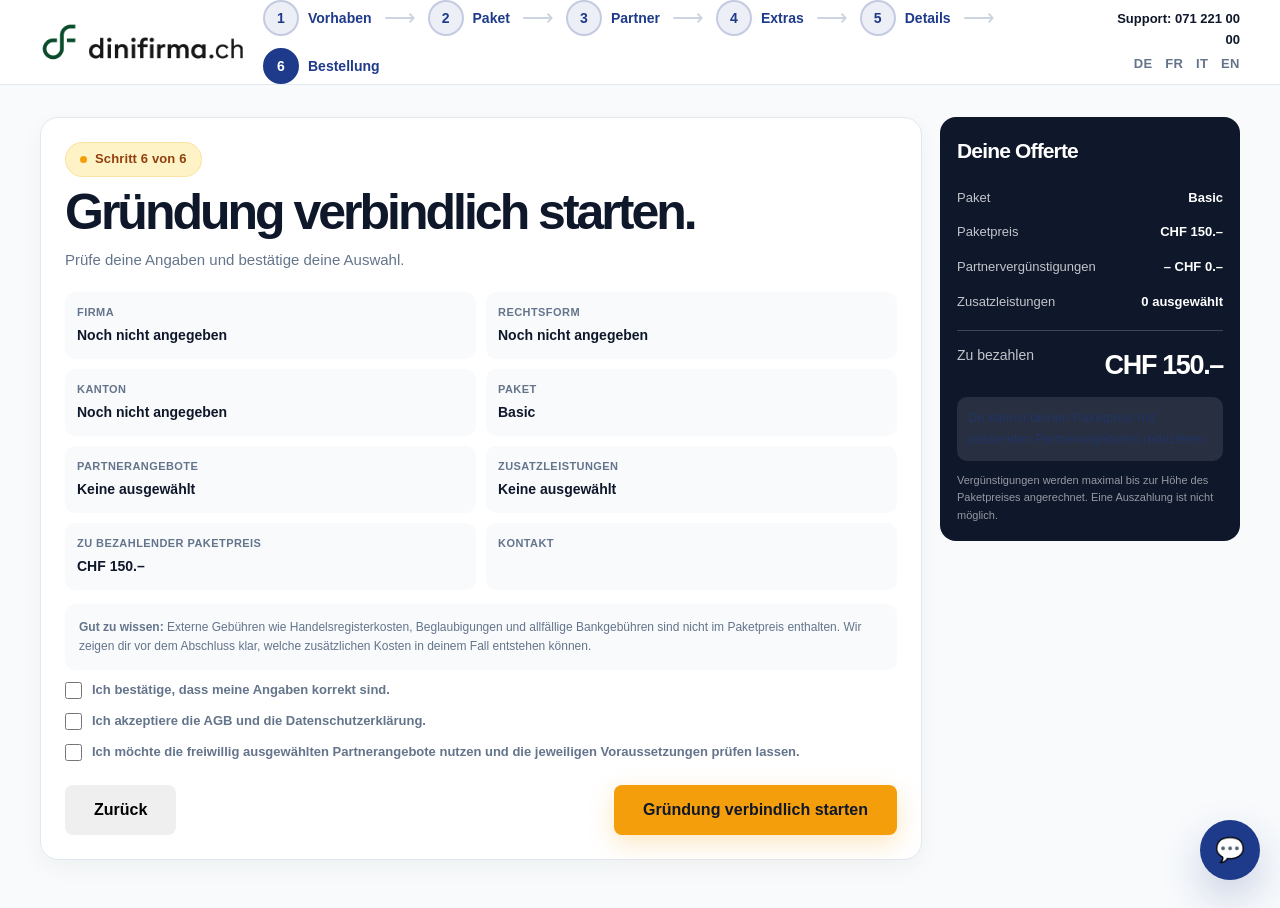
<file: funnel-6-bestellung.html>
<!DOCTYPE html><html lang="de-CH"><head><meta charset="UTF-8"><meta name="viewport" content="width=device-width,initial-scale=1.0"><title>Bestellung – dinifirma.ch</title>
  <link rel="icon" type="image/png" sizes="32x32" href="assets/favicon-32.png">
  <link rel="icon" type="image/png" sizes="192x192" href="assets/favicon-192.png">
  <link rel="apple-touch-icon" href="assets/favicon-180.png">
  <link rel="shortcut icon" href="assets/favicon.ico">

  <link rel="stylesheet" href="styles.css"></head><body class="funnel-body">

<header class="funnel-header">
  <div class="container top">
    <a class="logo" href="index.html" aria-label="dinifirma.ch"><img class="logo-wordmark" src="assets/dinifirma-wordmark.png" alt="dinifirma.ch"></a>
    <div class="steps-top"><div class="step-pill done"><span class="num">1</span><span>Vorhaben</span></div><span class="arrow">⟶</span><div class="step-pill done"><span class="num">2</span><span>Paket</span></div><span class="arrow">⟶</span><div class="step-pill done"><span class="num">3</span><span>Partner</span></div><span class="arrow">⟶</span><div class="step-pill done"><span class="num">4</span><span>Extras</span></div><span class="arrow">⟶</span><div class="step-pill done"><span class="num">5</span><span>Details</span></div><span class="arrow">⟶</span><div class="step-pill active"><span class="num">6</span><span>Bestellung</span></div></div>
    <div class="support"><strong>Support: 071 221 00 00</strong><div class="langs">DE &nbsp; FR &nbsp; IT &nbsp; EN</div></div>
  </div>
</header>

<main class="container funnel-shell"><div class="funnel-grid">
<section class="funnel-card">
<span class="badge"><span class="dot"></span>Schritt 6 von 6</span>
<h1>Gründung verbindlich starten.</h1>
<p class="intro">Prüfe deine Angaben und bestätige deine Auswahl.</p>
<div class="review">
<div><span>Firma</span><strong id="rName">Noch nicht angegeben</strong></div>
<div><span>Rechtsform</span><strong id="rLegal">Noch nicht angegeben</strong></div>
<div><span>Kanton</span><strong id="rCanton">Noch nicht angegeben</strong></div>
<div><span>Paket</span><strong id="rPackage">Basic</strong></div>
<div><span>Partnerangebote</span><strong id="rPartners">Keine ausgewählt</strong></div>
<div><span>Zusatzleistungen</span><strong id="rExtras">Keine ausgewählt</strong></div>
<div><span>Zu bezahlender Paketpreis</span><strong id="rTotal">CHF 150.–</strong></div>
<div><span>Kontakt</span><strong id="rContact">Noch nicht angegeben</strong></div>
</div>
<div class="external-note"><strong>Gut zu wissen:</strong> Externe Gebühren wie Handelsregisterkosten, Beglaubigungen und allfällige Bankgebühren sind nicht im Paketpreis enthalten. Wir zeigen dir vor dem Abschluss klar, welche zusätzlichen Kosten in deinem Fall entstehen können.</div>
<label class="checkbox-line"><input type="checkbox"> <span>Ich bestätige, dass meine Angaben korrekt sind.</span></label>
<label class="checkbox-line"><input type="checkbox"> <span>Ich akzeptiere die AGB und die Datenschutzerklärung.</span></label>
<label class="checkbox-line"><input type="checkbox"> <span>Ich möchte die freiwillig ausgewählten Partnerangebote nutzen und die jeweiligen Voraussetzungen prüfen lassen.</span></label>
<div class="actions"><button class="btn btn-secondary" onclick="back('funnel-5-details.html')">Zurück</button><button class="btn btn-accent" id="submitBtn">Gründung verbindlich starten</button></div>
<div id="success" class="info good hidden"><strong>Vielen Dank.</strong><br>Deine Anfrage wurde im Prototyp erfolgreich erfasst. Im Live-System wird die Bestellung an das CRM übermittelt.<div class="after-submit-actions"><a class="btn btn-primary" href="termin.html">Termin direkt vereinbaren</a><a class="btn btn-secondary" href="index.html">Zur Startseite</a></div></div>
</section>

<aside class="summary-card">
  <h3>Deine Offerte</h3>
  <div class="summary-row"><span>Paket</span><strong id="sPackage">Basic</strong></div>
  <div class="summary-row"><span>Paketpreis</span><strong id="sPackagePrice">CHF 150.–</strong></div>
  <div class="summary-row"><span>Partnervergünstigungen</span><strong id="sDiscount">– CHF 0.–</strong></div>
  <div class="summary-row"><span>Zusatzleistungen</span><strong id="sExtras">0 ausgewählt</strong></div>
  <div class="summary-total"><span>Zu bezahlen</span><strong id="sTotal">CHF 150.–</strong></div>
  <div class="saving" id="sSaving">Du kannst deinen Paketpreis mit passenden Partnerangeboten reduzieren.</div>
  <div class="summary-note">Vergünstigungen werden maximal bis zur Höhe des Paketpreises angerechnet. Eine Auszahlung ist nicht möglich.</div>
</aside>

</div></main>
<script src="app.js"></script><script>
const state=loadState(); updateSummary(state);
document.getElementById("rName").textContent=state.companyName||"Noch nicht angegeben";
document.getElementById("rLegal").textContent=state.legal||"Noch nicht angegeben";
document.getElementById("rCanton").textContent=state.canton||"Noch nicht angegeben";
document.getElementById("rPackage").textContent=state.packageName;
document.getElementById("rPartners").textContent=(state.discounts||[]).length?state.discounts.map(x=>x.name).join(", "):"Keine ausgewählt";
document.getElementById("rExtras").textContent=(state.extras||[]).length?state.extras.join(", "):"Keine ausgewählt";
document.getElementById("rTotal").textContent=money(totalPrice(state));
document.getElementById("rContact").textContent=((state.contact||{}).firstName||"")+" "+((state.contact||{}).lastName||"");
document.getElementById("submitBtn").addEventListener("click",()=>document.getElementById("success").classList.remove("hidden"));
</script></body></html>
</file>
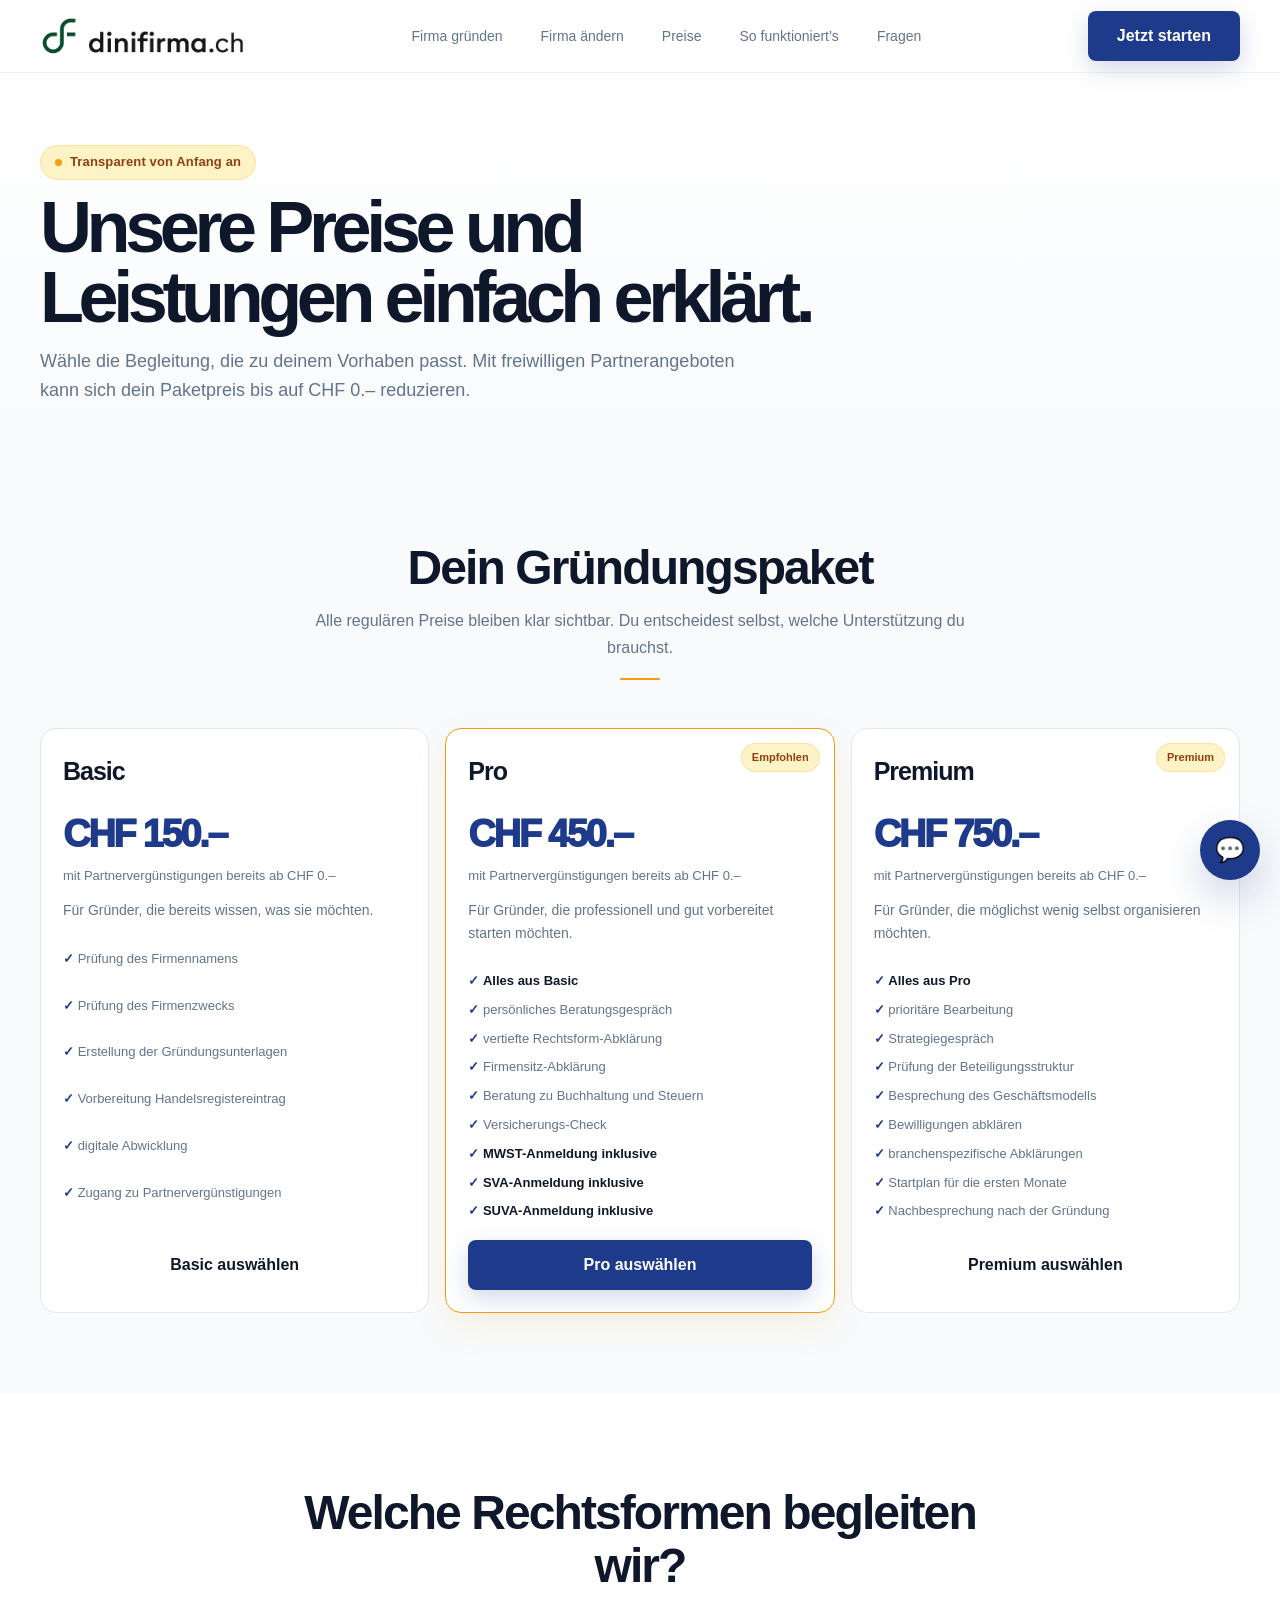
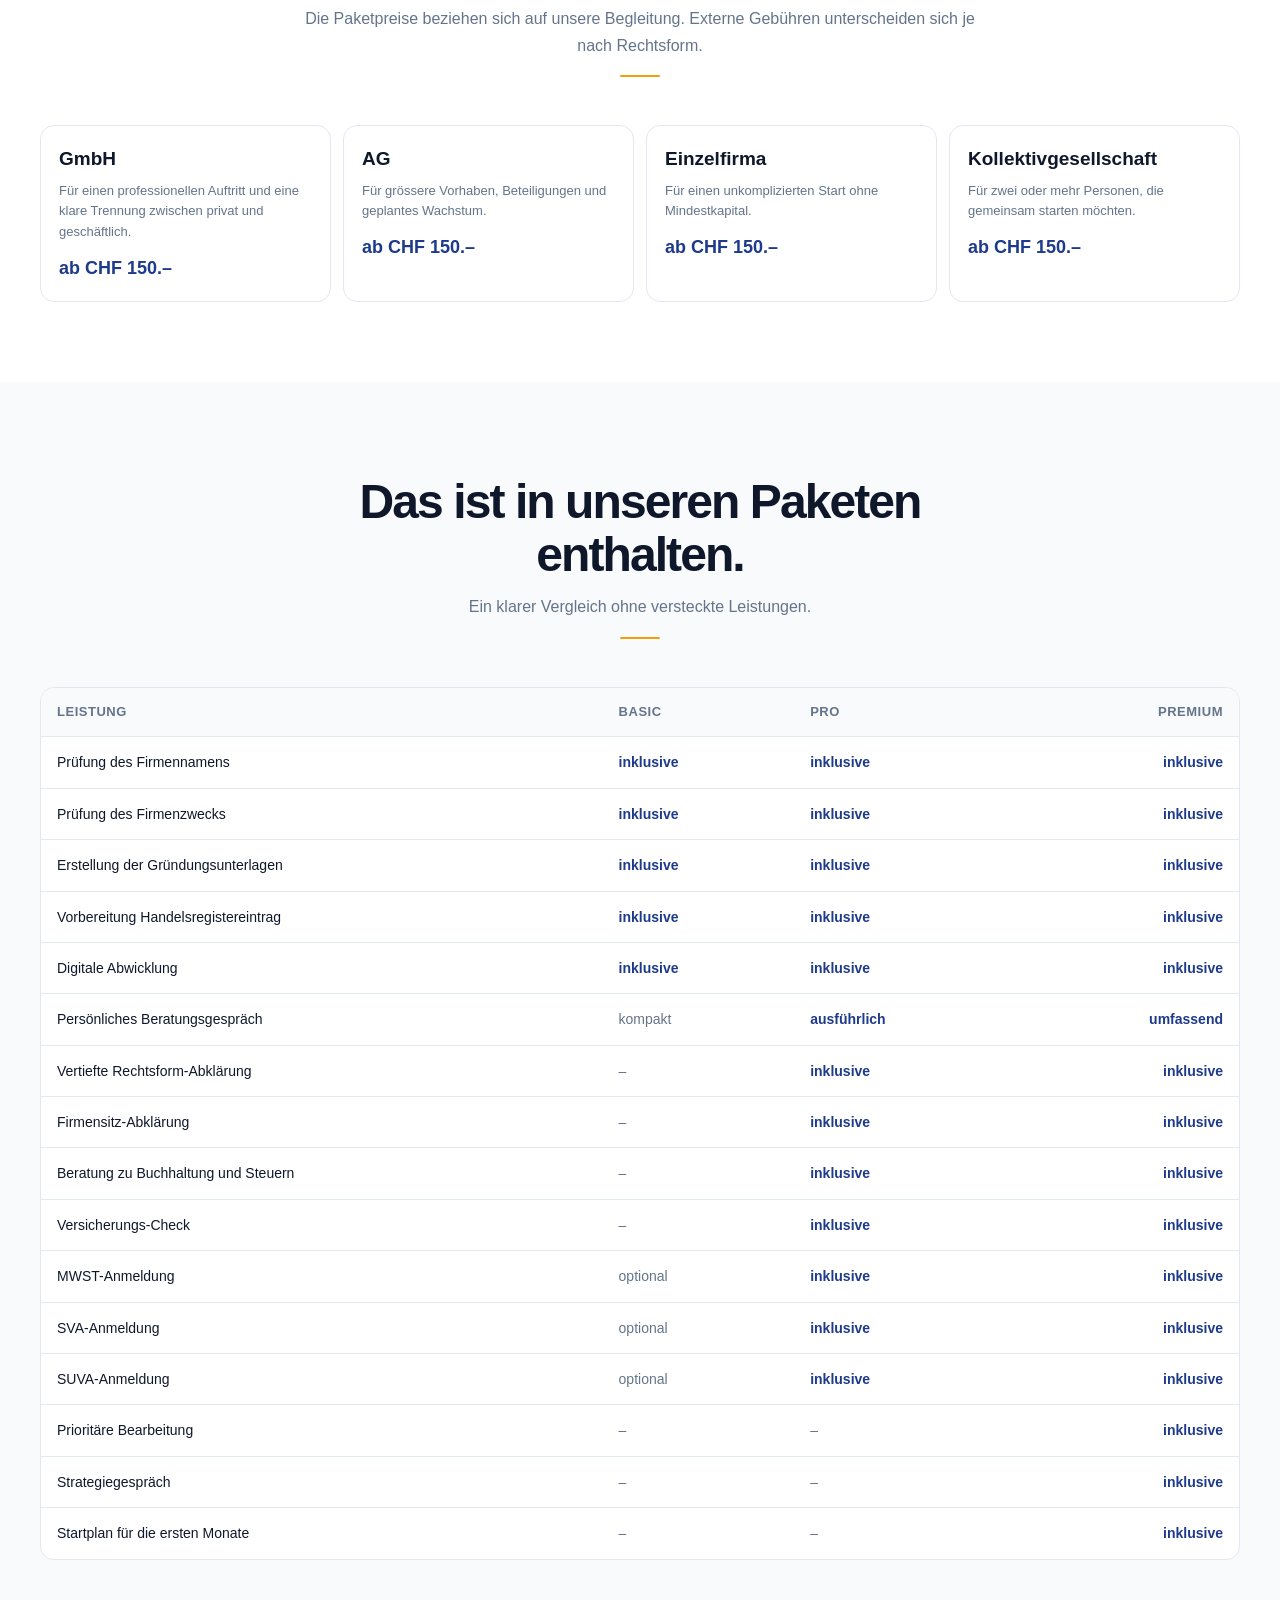
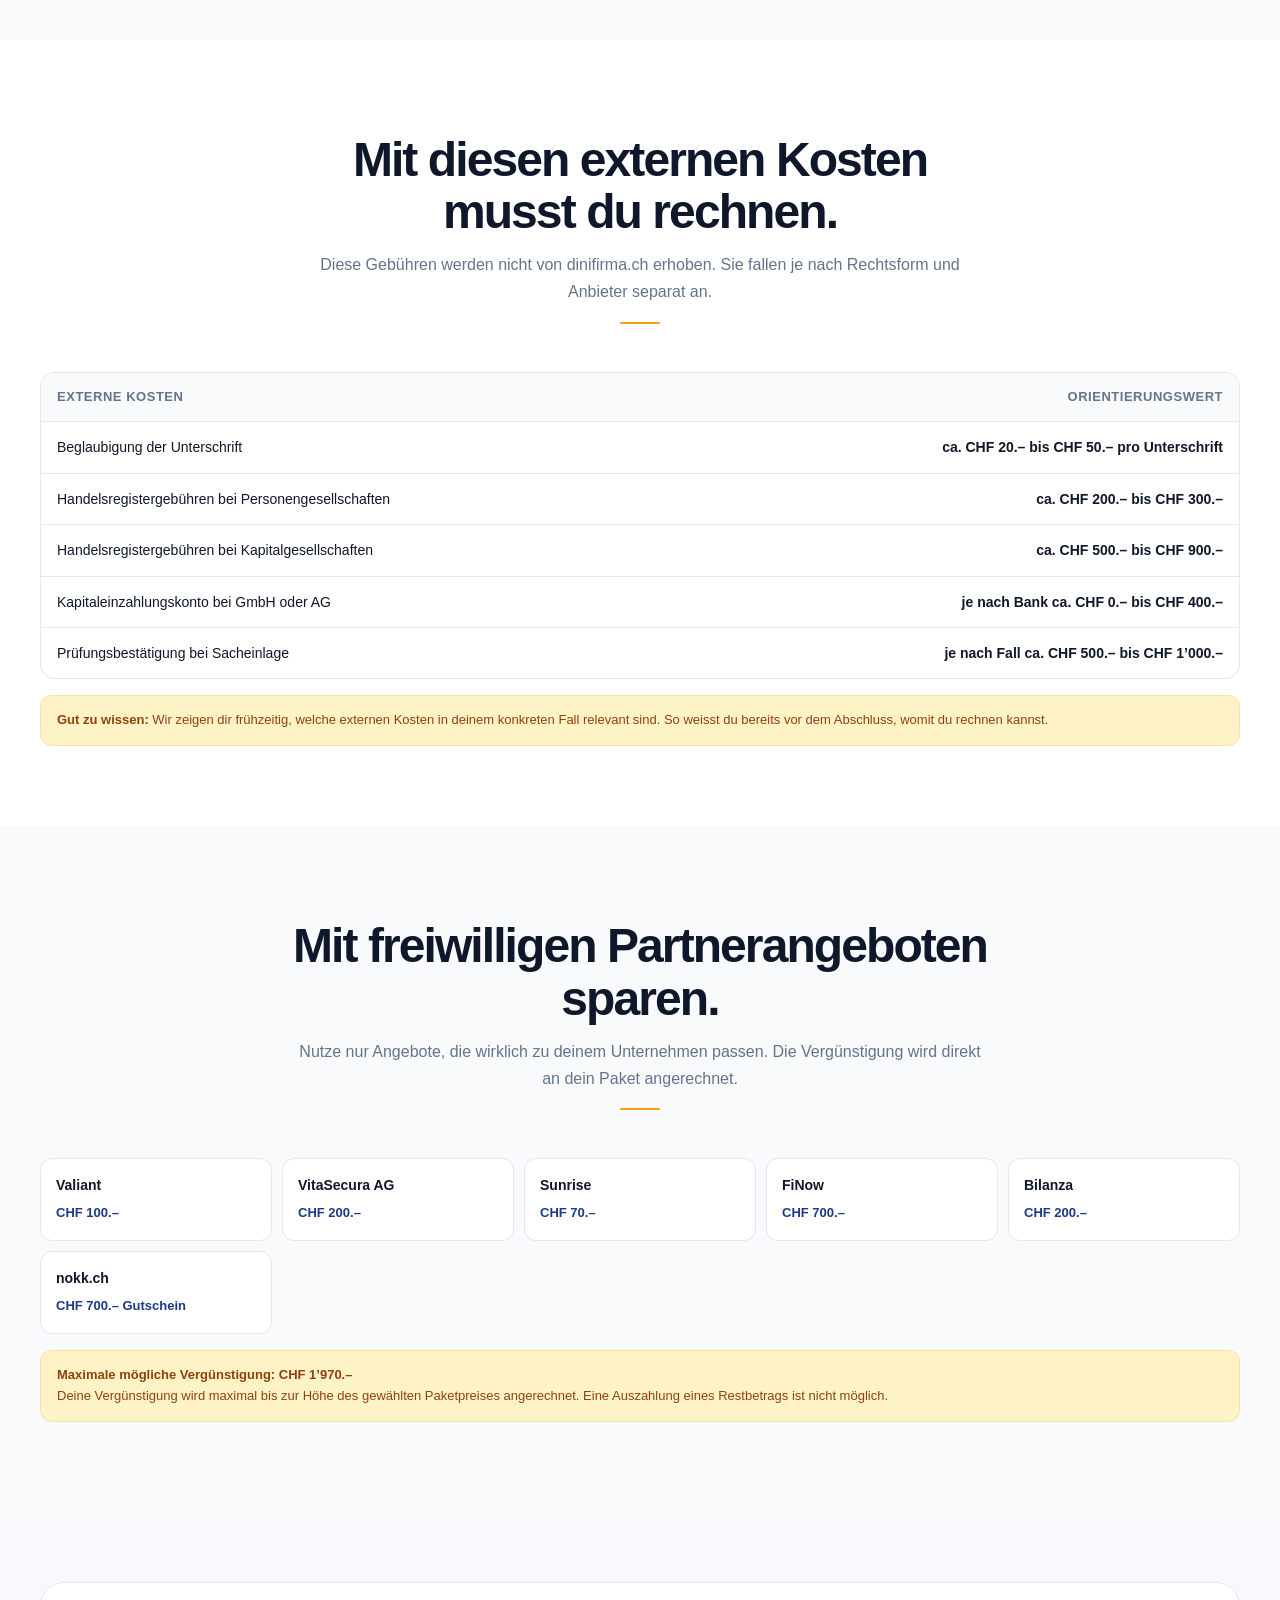
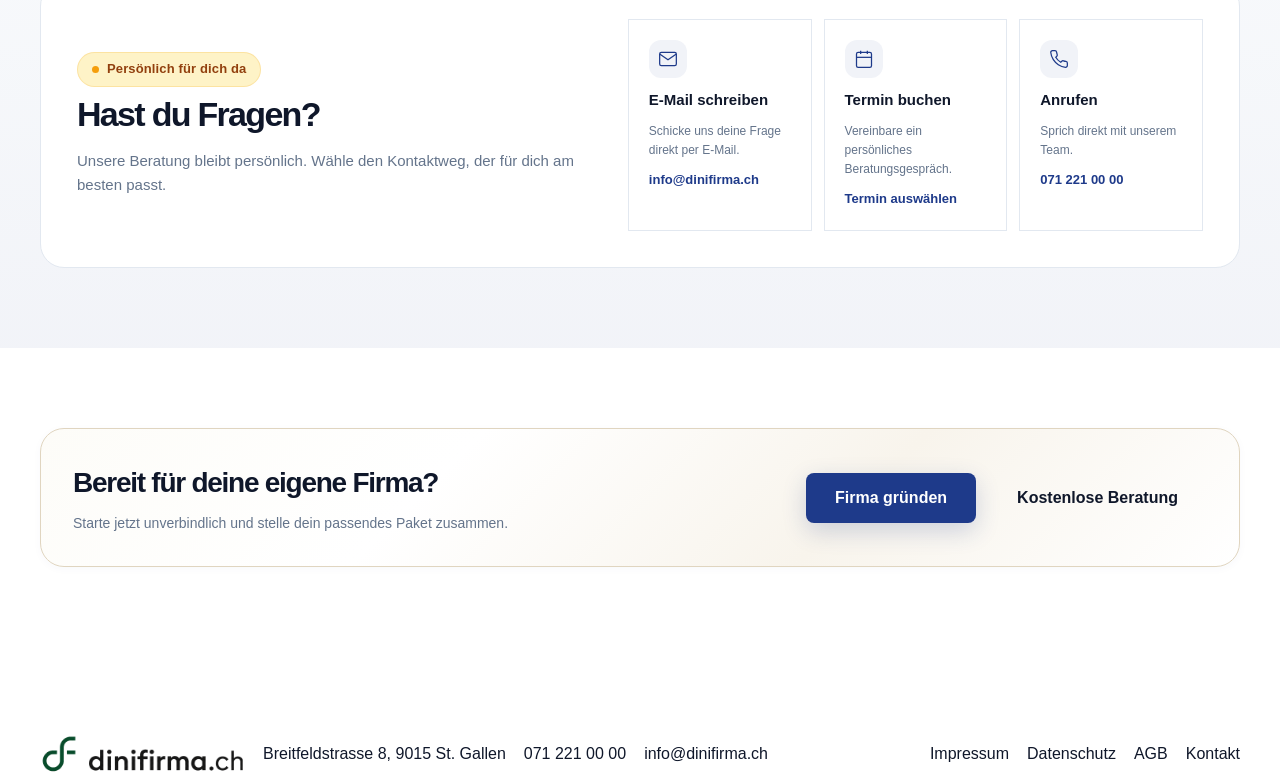
<file: preise.html>
<!DOCTYPE html>
<html lang="de-CH">
<head>
  <meta charset="UTF-8">
  <meta name="viewport" content="width=device-width,initial-scale=1.0">
  <title>Preise – dinifirma.ch</title>
  <meta name="description" content="Transparente Preise für deine Firmengründung mit dinifirma.ch. Basic, Pro und Premium einfach erklärt.">
  <link rel="icon" type="image/png" sizes="32x32" href="assets/favicon-32.png">
  <link rel="apple-touch-icon" href="assets/favicon-180.png">
  <link rel="stylesheet" href="styles.css">
</head>
<body>
<header class="site-header">
  <div class="container inner">
    <a class="logo" href="index.html" aria-label="dinifirma.ch">
      <img class="logo-wordmark" src="assets/dinifirma-wordmark.png" alt="dinifirma.ch">
    </a>
    <nav class="nav-links">
      <a href="funnel-1-vorhaben.html">Firma gründen</a>
      <a href="firma-aendern.html">Firma ändern</a>
      <a href="preise.html">Preise</a>
      <a href="index.html#ablauf">So funktioniert’s</a>
      <a href="index.html#faq">Fragen</a>
    </nav>
    <a class="btn btn-primary" href="funnel-1-vorhaben.html">Jetzt starten</a>
  </div>
</header>

<main>
<section class="price-hero">
  <div class="container">
    <span class="badge"><span class="dot"></span>Transparent von Anfang an</span>
    <h1>Unsere Preise und Leistungen einfach erklärt.</h1>
    <p>Wähle die Begleitung, die zu deinem Vorhaben passt. Mit freiwilligen Partnerangeboten kann sich dein Paketpreis bis auf CHF 0.– reduzieren.</p>
  </div>
</section>

<section class="section section-soft">
  <div class="container">
    <div class="section-head">
      <h2>Dein Gründungspaket</h2>
      <p>Alle regulären Preise bleiben klar sichtbar. Du entscheidest selbst, welche Unterstützung du brauchst.</p>
    </div>

    <div class="price-grid">
      <article class="price-card">
        <h3>Basic</h3>
        <div class="price-main">CHF 150.–</div>
        <div class="price-regular">mit Partnervergünstigungen bereits ab CHF 0.–</div>
        <p>Für Gründer, die bereits wissen, was sie möchten.</p>
        <div class="features">
          <span class="yes">Prüfung des Firmennamens</span>
          <span class="yes">Prüfung des Firmenzwecks</span>
          <span class="yes">Erstellung der Gründungsunterlagen</span>
          <span class="yes">Vorbereitung Handelsregistereintrag</span>
          <span class="yes">digitale Abwicklung</span>
          <span class="yes">Zugang zu Partnervergünstigungen</span>
        </div>
        <a class="btn btn-secondary btn-block" href="funnel-1-vorhaben.html?package=Basic">Basic auswählen</a>
      </article>

      <article class="price-card highlight">
        <span class="ribbon">Empfohlen</span>
        <h3>Pro</h3>
        <div class="price-main">CHF 450.–</div>
        <div class="price-regular">mit Partnervergünstigungen bereits ab CHF 0.–</div>
        <p>Für Gründer, die professionell und gut vorbereitet starten möchten.</p>
        <div class="features">
          <span class="yes"><b>Alles aus Basic</b></span>
          <span class="yes">persönliches Beratungsgespräch</span>
          <span class="yes">vertiefte Rechtsform-Abklärung</span>
          <span class="yes">Firmensitz-Abklärung</span>
          <span class="yes">Beratung zu Buchhaltung und Steuern</span>
          <span class="yes">Versicherungs-Check</span>
          <span class="yes"><b>MWST-Anmeldung inklusive</b></span>
          <span class="yes"><b>SVA-Anmeldung inklusive</b></span>
          <span class="yes"><b>SUVA-Anmeldung inklusive</b></span>
        </div>
        <a class="btn btn-primary btn-block" href="funnel-1-vorhaben.html?package=Pro">Pro auswählen</a>
      </article>

      <article class="price-card">
        <span class="ribbon">Premium</span>
        <h3>Premium</h3>
        <div class="price-main">CHF 750.–</div>
        <div class="price-regular">mit Partnervergünstigungen bereits ab CHF 0.–</div>
        <p>Für Gründer, die möglichst wenig selbst organisieren möchten.</p>
        <div class="features">
          <span class="yes"><b>Alles aus Pro</b></span>
          <span class="yes">prioritäre Bearbeitung</span>
          <span class="yes">Strategiegespräch</span>
          <span class="yes">Prüfung der Beteiligungsstruktur</span>
          <span class="yes">Besprechung des Geschäftsmodells</span>
          <span class="yes">Bewilligungen abklären</span>
          <span class="yes">branchenspezifische Abklärungen</span>
          <span class="yes">Startplan für die ersten Monate</span>
          <span class="yes">Nachbesprechung nach der Gründung</span>
        </div>
        <a class="btn btn-secondary btn-block" href="funnel-1-vorhaben.html?package=Premium">Premium auswählen</a>
      </article>
    </div>
  </div>
</section>

<section class="section">
  <div class="container">
    <div class="section-head">
      <h2>Welche Rechtsformen begleiten wir?</h2>
      <p>Die Paketpreise beziehen sich auf unsere Begleitung. Externe Gebühren unterscheiden sich je nach Rechtsform.</p>
    </div>

    <div class="legal-price-grid">
      <article class="legal-price">
        <h3>GmbH</h3>
        <p>Für einen professionellen Auftritt und eine klare Trennung zwischen privat und geschäftlich.</p>
        <strong>ab CHF 150.–</strong>
      </article>
      <article class="legal-price">
        <h3>AG</h3>
        <p>Für grössere Vorhaben, Beteiligungen und geplantes Wachstum.</p>
        <strong>ab CHF 150.–</strong>
      </article>
      <article class="legal-price">
        <h3>Einzelfirma</h3>
        <p>Für einen unkomplizierten Start ohne Mindestkapital.</p>
        <strong>ab CHF 150.–</strong>
      </article>
      <article class="legal-price">
        <h3>Kollektivgesellschaft</h3>
        <p>Für zwei oder mehr Personen, die gemeinsam starten möchten.</p>
        <strong>ab CHF 150.–</strong>
      </article>
    </div>
  </div>
</section>

<section class="section section-soft">
  <div class="container">
    <div class="section-head">
      <h2>Das ist in unseren Paketen enthalten.</h2>
      <p>Ein klarer Vergleich ohne versteckte Leistungen.</p>
    </div>

    <div class="price-table-wrap">
      <table class="price-table">
        <thead>
          <tr>
            <th>Leistung</th>
            <th>Basic</th>
            <th>Pro</th>
            <th>Premium</th>
          </tr>
        </thead>
        <tbody>
          <tr><td>Prüfung des Firmennamens</td><td class="included">inklusive</td><td class="included">inklusive</td><td class="included">inklusive</td></tr>
          <tr><td>Prüfung des Firmenzwecks</td><td class="included">inklusive</td><td class="included">inklusive</td><td class="included">inklusive</td></tr>
          <tr><td>Erstellung der Gründungsunterlagen</td><td class="included">inklusive</td><td class="included">inklusive</td><td class="included">inklusive</td></tr>
          <tr><td>Vorbereitung Handelsregistereintrag</td><td class="included">inklusive</td><td class="included">inklusive</td><td class="included">inklusive</td></tr>
          <tr><td>Digitale Abwicklung</td><td class="included">inklusive</td><td class="included">inklusive</td><td class="included">inklusive</td></tr>
          <tr><td>Persönliches Beratungsgespräch</td><td class="muted-cell">kompakt</td><td class="included">ausführlich</td><td class="included">umfassend</td></tr>
          <tr><td>Vertiefte Rechtsform-Abklärung</td><td class="muted-cell">–</td><td class="included">inklusive</td><td class="included">inklusive</td></tr>
          <tr><td>Firmensitz-Abklärung</td><td class="muted-cell">–</td><td class="included">inklusive</td><td class="included">inklusive</td></tr>
          <tr><td>Beratung zu Buchhaltung und Steuern</td><td class="muted-cell">–</td><td class="included">inklusive</td><td class="included">inklusive</td></tr>
          <tr><td>Versicherungs-Check</td><td class="muted-cell">–</td><td class="included">inklusive</td><td class="included">inklusive</td></tr>
          <tr><td>MWST-Anmeldung</td><td class="muted-cell">optional</td><td class="included">inklusive</td><td class="included">inklusive</td></tr>
          <tr><td>SVA-Anmeldung</td><td class="muted-cell">optional</td><td class="included">inklusive</td><td class="included">inklusive</td></tr>
          <tr><td>SUVA-Anmeldung</td><td class="muted-cell">optional</td><td class="included">inklusive</td><td class="included">inklusive</td></tr>
          <tr><td>Prioritäre Bearbeitung</td><td class="muted-cell">–</td><td class="muted-cell">–</td><td class="included">inklusive</td></tr>
          <tr><td>Strategiegespräch</td><td class="muted-cell">–</td><td class="muted-cell">–</td><td class="included">inklusive</td></tr>
          <tr><td>Startplan für die ersten Monate</td><td class="muted-cell">–</td><td class="muted-cell">–</td><td class="included">inklusive</td></tr>
        </tbody>
      </table>
    </div>
  </div>
</section>

<section class="section">
  <div class="container">
    <div class="section-head">
      <h2>Mit diesen externen Kosten musst du rechnen.</h2>
      <p>Diese Gebühren werden nicht von dinifirma.ch erhoben. Sie fallen je nach Rechtsform und Anbieter separat an.</p>
    </div>

    <div class="price-table-wrap">
      <table class="price-table">
        <thead>
          <tr><th>Externe Kosten</th><th>Orientierungswert</th></tr>
        </thead>
        <tbody>
          <tr><td>Beglaubigung der Unterschrift</td><td class="strong">ca. CHF 20.– bis CHF 50.– pro Unterschrift</td></tr>
          <tr><td>Handelsregistergebühren bei Personengesellschaften</td><td class="strong">ca. CHF 200.– bis CHF 300.–</td></tr>
          <tr><td>Handelsregistergebühren bei Kapitalgesellschaften</td><td class="strong">ca. CHF 500.– bis CHF 900.–</td></tr>
          <tr><td>Kapitaleinzahlungskonto bei GmbH oder AG</td><td class="strong">je nach Bank ca. CHF 0.– bis CHF 400.–</td></tr>
          <tr><td>Prüfungsbestätigung bei Sacheinlage</td><td class="strong">je nach Fall ca. CHF 500.– bis CHF 1’000.–</td></tr>
        </tbody>
      </table>
    </div>

    <div class="package-cta-note">
      <strong>Gut zu wissen:</strong> Wir zeigen dir frühzeitig, welche externen Kosten in deinem konkreten Fall relevant sind. So weisst du bereits vor dem Abschluss, womit du rechnen kannst.
    </div>
  </div>
</section>

<section class="section section-soft">
  <div class="container">
    <div class="section-head">
      <h2>Mit freiwilligen Partnerangeboten sparen.</h2>
      <p>Nutze nur Angebote, die wirklich zu deinem Unternehmen passen. Die Vergünstigung wird direkt an dein Paket angerechnet.</p>
    </div>

    <div class="partner-savings">
      <div class="saving-card"><strong>Valiant</strong><span>CHF 100.–</span></div>
      <div class="saving-card"><strong>VitaSecura AG</strong><span>CHF 200.–</span></div>
      <div class="saving-card"><strong>Sunrise</strong><span>CHF 70.–</span></div>
      <div class="saving-card"><strong>FiNow</strong><span>CHF 700.–</span></div>
      <div class="saving-card"><strong>Bilanza</strong><span>CHF 200.–</span></div>
      <div class="saving-card"><strong>nokk.ch</strong><span>CHF 700.– Gutschein</span></div>
    </div>

    <div class="package-cta-note">
      <strong>Maximale mögliche Vergünstigung: CHF 1’970.–</strong><br>
      Deine Vergünstigung wird maximal bis zur Höhe des gewählten Paketpreises angerechnet. Eine Auszahlung eines Restbetrags ist nicht möglich.
    </div>
  </div>
</section>

<section class="support-section">
  <div class="container">
    <div class="support-box">
      <div>
        <span class="badge"><span class="dot"></span>Persönlich für dich da</span>
        <h2>Hast du Fragen?</h2>
        <p>Unsere Beratung bleibt persönlich. Wähle den Kontaktweg, der für dich am besten passt.</p>
      </div>

      <div class="support-options">
        <article class="support-option">
          <div class="icon"><svg viewBox="0 0 24 24" fill="none" stroke="currentColor" stroke-width="1.5"><path d="M4 4h16c1.1 0 2 .9 2 2v12c0 1.1-.9 2-2 2H4c-1.1 0-2-.9-2-2V6c0-1.1.9-2 2-2z"/><polyline points="22,6 12,13 2,6"/></svg></div>
          <strong>E-Mail schreiben</strong>
          <span>Schicke uns deine Frage direkt per E-Mail.</span>
          <a href="mailto:info@dinifirma.ch">info@dinifirma.ch</a>
        </article>

        <article class="support-option">
          <div class="icon"><svg viewBox="0 0 24 24" fill="none" stroke="currentColor" stroke-width="1.5"><rect x="3" y="4" width="18" height="18" rx="2" ry="2"/><line x1="16" y1="2" x2="16" y2="6"/><line x1="8" y1="2" x2="8" y2="6"/><line x1="3" y1="10" x2="21" y2="10"/></svg></div>
          <strong>Termin buchen</strong>
          <span>Vereinbare ein persönliches Beratungsgespräch.</span>
          <a href="termin.html">Termin auswählen</a>
        </article>

        <article class="support-option">
          <div class="icon"><svg viewBox="0 0 24 24" fill="none" stroke="currentColor" stroke-width="1.5"><path d="M22 16.92v3a2 2 0 01-2.18 2 19.79 19.79 0 01-8.63-3.07 19.5 19.5 0 01-6-6 19.79 19.79 0 01-3.07-8.67A2 2 0 014.11 2h3a2 2 0 012 1.72 12.84 12.84 0 00.7 2.81 2 2 0 01-.45 2.11L8.09 9.91a16 16 0 006 6l1.27-1.27a2 2 0 012.11-.45 12.84 12.84 0 002.81.7A2 2 0 0122 16.92z"/></svg></div>
          <strong>Anrufen</strong>
          <span>Sprich direkt mit unserem Team.</span>
          <a href="tel:+41712210000">071 221 00 00</a>
        </article>
      </div>
    </div>
  </div>
</section>

<section class="section">
  <div class="container">
    <div class="cta-box">
      <div>
        <h3>Bereit für deine eigene Firma?</h3>
        <p>Starte jetzt unverbindlich und stelle dein passendes Paket zusammen.</p>
      </div>
      <div class="cta-actions">
        <a class="btn btn-primary" href="funnel-1-vorhaben.html">Firma gründen</a>
        <a class="btn btn-secondary" href="termin.html">Kostenlose Beratung</a>
      </div>
    </div>
  </div>
</section>
</main>

<footer>
  <div class="container footer-inner">
    <div class="footer-contact">
      <a class="logo" href="index.html"><img class="logo-wordmark" src="assets/dinifirma-wordmark.png" alt="dinifirma.ch"></a>
      <span>Breitfeldstrasse 8, 9015 St. Gallen</span>
      <a href="tel:+41712210000">071 221 00 00</a>
      <a href="mailto:info@dinifirma.ch">info@dinifirma.ch</a>
    </div>
    <div class="footer-links">
      <a href="#">Impressum</a>
      <a href="#">Datenschutz</a>
      <a href="#">AGB</a>
      <a href="mailto:info@dinifirma.ch">Kontakt</a>
    </div>
  </div>
</footer>
<script src="app.js"></script>
</body>
</html>
</file>
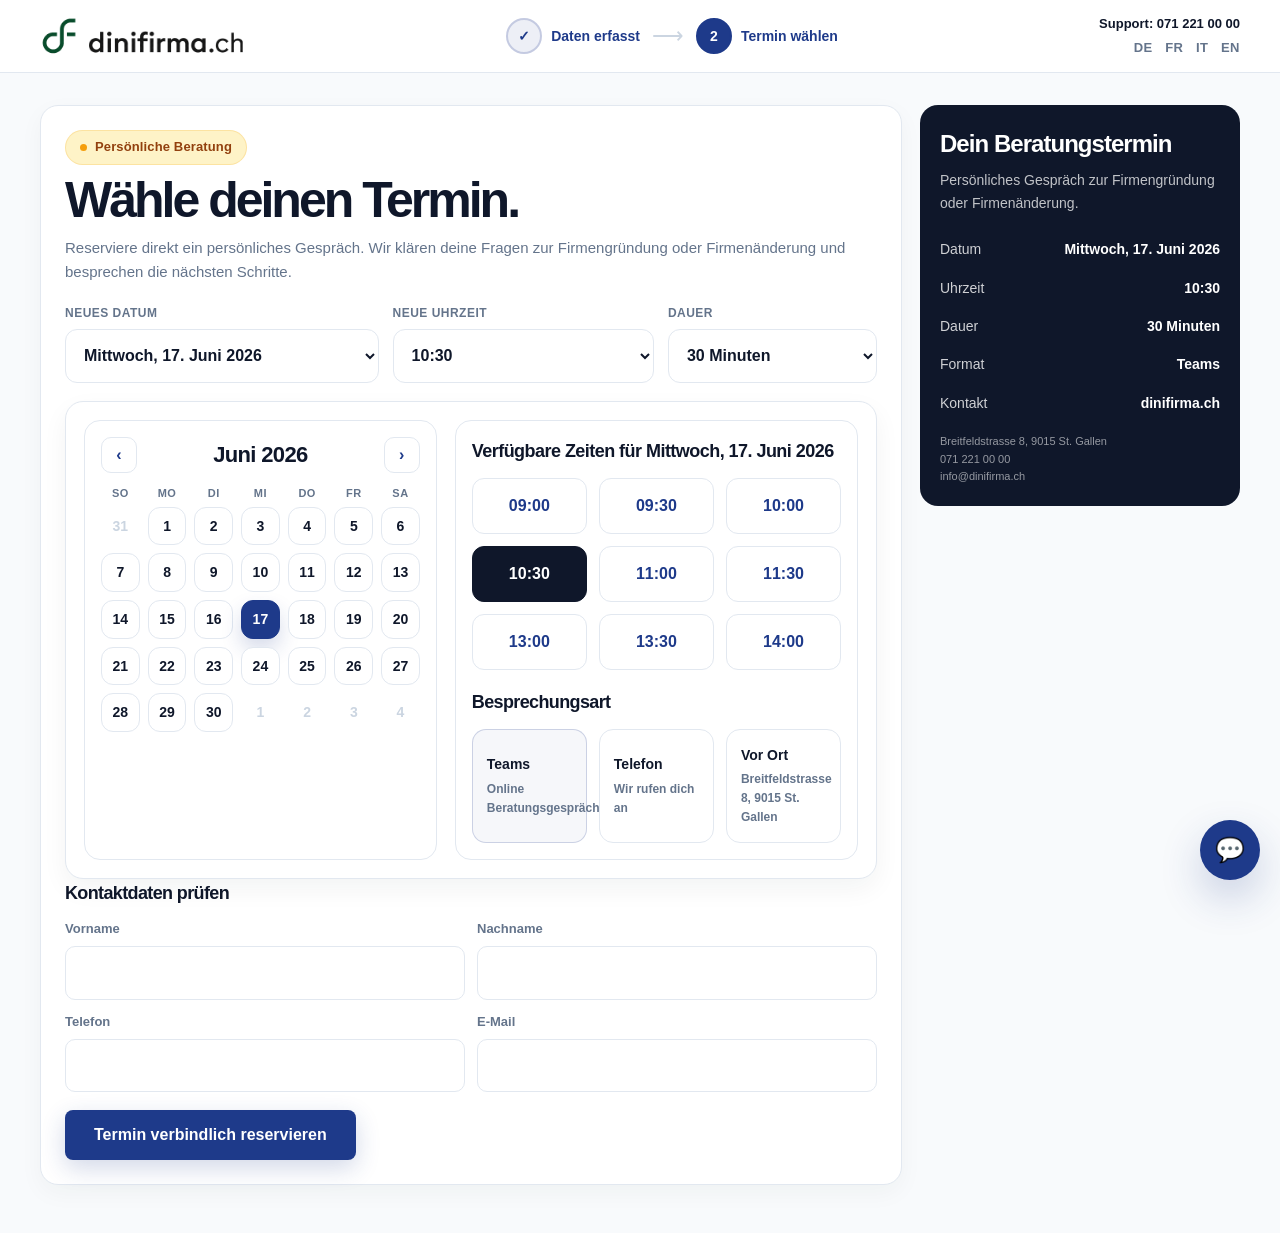
<file: termin.html>
<!DOCTYPE html>
<html lang="de-CH">
<head>
  <meta charset="UTF-8"><meta name="viewport" content="width=device-width,initial-scale=1.0">
  <title>Termin vereinbaren – dinifirma.ch</title>
  <meta name="description" content="Vereinbare direkt einen Termin für deine Firmengründung mit dinifirma.ch.">
  <link rel="icon" type="image/png" sizes="32x32" href="assets/favicon-32.png">
  <link rel="icon" type="image/png" sizes="192x192" href="assets/favicon-192.png">
  <link rel="apple-touch-icon" href="assets/favicon-180.png">
  <link rel="shortcut icon" href="assets/favicon.ico">
  <link rel="stylesheet" href="styles.css">
</head>
<body class="funnel-body">
<header class="funnel-header">
  <div class="container top">
    <a class="logo" href="index.html" aria-label="dinifirma.ch"><img class="logo-wordmark" src="assets/dinifirma-wordmark.png" alt="dinifirma.ch"></a>
    <div class="steps-top">
      <div class="step-pill done"><span class="num">✓</span><span>Daten erfasst</span></div>
      <span class="arrow">⟶</span>
      <div class="step-pill active"><span class="num">2</span><span>Termin wählen</span></div>
    </div>
    <div class="support"><strong>Support: 071 221 00 00</strong><div class="langs">DE &nbsp; FR &nbsp; IT &nbsp; EN</div></div>
  </div>
</header>

<main class="container funnel-shell">
  <div class="booking-layout">
    <section class="funnel-card">
      <span class="badge"><span class="dot"></span>Persönliche Beratung</span>
      <h1>Wähle deinen Termin.</h1>
      <p class="intro">Reserviere direkt ein persönliches Gespräch. Wir klären deine Fragen zur Firmengründung oder Firmenänderung und besprechen die nächsten Schritte.</p>

      <div class="booking-topbar">
        <div class="booking-select">
          <label for="bookingDateSelect">Neues Datum</label>
          <select id="bookingDateSelect">
            <option value="2026-06-17">Mittwoch, 17. Juni 2026</option>
            <option value="2026-06-18">Donnerstag, 18. Juni 2026</option>
            <option value="2026-06-19">Freitag, 19. Juni 2026</option>
            <option value="2026-06-22">Montag, 22. Juni 2026</option>
          </select>
        </div>
        <div class="booking-select">
          <label for="bookingTimeSelect">Neue Uhrzeit</label>
          <select id="bookingTimeSelect">
            <option value="10:30">10:30</option>
            <option value="09:00">09:00</option>
            <option value="09:30">09:30</option>
            <option value="10:00">10:00</option>
            <option value="11:00">11:00</option>
            <option value="11:30">11:30</option>
            <option value="13:00">13:00</option>
            <option value="13:30">13:30</option>
            <option value="14:00">14:00</option>
          </select>
        </div>
        <div class="booking-select">
          <label for="bookingDurationSelect">Dauer</label>
          <select id="bookingDurationSelect">
            <option value="30 Minuten">30 Minuten</option>
            <option value="45 Minuten">45 Minuten</option>
            <option value="60 Minuten">60 Minuten</option>
          </select>
        </div>
      </div>

      <div class="booking-panel">
        <div class="calendar-card">
          <div class="calendar-head">
            <button class="calendar-nav" type="button">‹</button>
            <strong>Juni 2026</strong>
            <button class="calendar-nav" type="button">›</button>
          </div>
          <div class="calendar-weekdays">
            <span>So</span><span>Mo</span><span>Di</span><span>Mi</span><span>Do</span><span>Fr</span><span>Sa</span>
          </div>
          <div class="calendar-days" id="calendarDays">
            <button class="calendar-day muted" type="button">31</button>
            <button class="calendar-day available" type="button" data-date="2026-06-01">1</button>
            <button class="calendar-day available" type="button" data-date="2026-06-02">2</button>
            <button class="calendar-day available" type="button" data-date="2026-06-03">3</button>
            <button class="calendar-day available" type="button" data-date="2026-06-04">4</button>
            <button class="calendar-day available" type="button" data-date="2026-06-05">5</button>
            <button class="calendar-day available" type="button" data-date="2026-06-06">6</button>

            <button class="calendar-day available" type="button" data-date="2026-06-07">7</button>
            <button class="calendar-day available" type="button" data-date="2026-06-08">8</button>
            <button class="calendar-day available" type="button" data-date="2026-06-09">9</button>
            <button class="calendar-day available" type="button" data-date="2026-06-10">10</button>
            <button class="calendar-day available" type="button" data-date="2026-06-11">11</button>
            <button class="calendar-day available" type="button" data-date="2026-06-12">12</button>
            <button class="calendar-day available" type="button" data-date="2026-06-13">13</button>

            <button class="calendar-day available" type="button" data-date="2026-06-14">14</button>
            <button class="calendar-day available" type="button" data-date="2026-06-15">15</button>
            <button class="calendar-day available" type="button" data-date="2026-06-16">16</button>
            <button class="calendar-day available selected" type="button" data-date="2026-06-17">17</button>
            <button class="calendar-day available" type="button" data-date="2026-06-18">18</button>
            <button class="calendar-day available" type="button" data-date="2026-06-19">19</button>
            <button class="calendar-day available" type="button" data-date="2026-06-20">20</button>

            <button class="calendar-day available" type="button" data-date="2026-06-21">21</button>
            <button class="calendar-day available" type="button" data-date="2026-06-22">22</button>
            <button class="calendar-day available" type="button" data-date="2026-06-23">23</button>
            <button class="calendar-day available" type="button" data-date="2026-06-24">24</button>
            <button class="calendar-day available" type="button" data-date="2026-06-25">25</button>
            <button class="calendar-day available" type="button" data-date="2026-06-26">26</button>
            <button class="calendar-day available" type="button" data-date="2026-06-27">27</button>

            <button class="calendar-day available" type="button" data-date="2026-06-28">28</button>
            <button class="calendar-day available" type="button" data-date="2026-06-29">29</button>
            <button class="calendar-day available" type="button" data-date="2026-06-30">30</button>
            <button class="calendar-day muted" type="button">1</button>
            <button class="calendar-day muted" type="button">2</button>
            <button class="calendar-day muted" type="button">3</button>
            <button class="calendar-day muted" type="button">4</button>
          </div>
        </div>

        <div class="time-card">
          <h3>Verfügbare Zeiten für <span id="selectedDateTitle">Mittwoch, 17. Juni 2026</span></h3>
          <div class="slot-grid" id="slotGrid">
            <button class="time-slot" type="button" data-time="09:00">09:00</button>
            <button class="time-slot" type="button" data-time="09:30">09:30</button>
            <button class="time-slot" type="button" data-time="10:00">10:00</button>
            <button class="time-slot selected" type="button" data-time="10:30">10:30</button>
            <button class="time-slot" type="button" data-time="11:00">11:00</button>
            <button class="time-slot" type="button" data-time="11:30">11:30</button>
            <button class="time-slot" type="button" data-time="13:00">13:00</button>
            <button class="time-slot" type="button" data-time="13:30">13:30</button>
            <button class="time-slot" type="button" data-time="14:00">14:00</button>
          </div>

          <div class="form-section" style="padding-top:18px">
            <div class="form-section-title">Besprechungsart</div>
            <div class="meeting-type-grid">
              <button class="meeting-type selected" type="button" data-type="Teams">Teams<span>Online Beratungsgespräch</span></button>
              <button class="meeting-type" type="button" data-type="Telefon">Telefon<span>Wir rufen dich an</span></button>
              <button class="meeting-type" type="button" data-type="Vor Ort">Vor Ort<span>Breitfeldstrasse 8, 9015 St. Gallen</span></button>
            </div>
          </div>
        </div>
      </div>

      <div class="form-section">
        <div class="form-section-title">Kontaktdaten prüfen</div>
        <div class="input-row">
          <div class="field"><label>Vorname</label><input id="bookFirstName"></div>
          <div class="field"><label>Nachname</label><input id="bookLastName"></div>
          <div class="field"><label>Telefon</label><input id="bookPhone" type="tel"></div>
          <div class="field"><label>E-Mail</label><input id="bookEmail" type="email"></div>
        </div>
      </div>

      <button class="btn btn-primary" style="margin-top:18px" id="confirmBooking">Termin verbindlich reservieren</button>
      <div id="bookingSuccess" class="success-box hidden">
        <strong>Termin reserviert.</strong><br>
        Vielen Dank. Im Live-System wird die Terminbestätigung automatisch per E-Mail versendet.
      </div>
    </section>

    <aside class="booking-summary">
      <h3>Dein Beratungstermin</h3>
      <p>Persönliches Gespräch zur Firmengründung oder Firmenänderung.</p>
      <div class="summary-row"><span>Datum</span><strong id="bookDaySummary">Mittwoch, 17. Juni 2026</strong></div>
      <div class="summary-row"><span>Uhrzeit</span><strong id="bookTimeSummary">10:30</strong></div>
      <div class="summary-row"><span>Dauer</span><strong id="bookDurationSummary">30 Minuten</strong></div>
      <div class="summary-row"><span>Format</span><strong id="bookTypeSummary">Teams</strong></div>
      <div class="summary-row"><span>Kontakt</span><strong>dinifirma.ch</strong></div>
      <div class="summary-note">Breitfeldstrasse 8, 9015 St. Gallen<br>071 221 00 00<br>info@dinifirma.ch</div>
    </aside>
  </div>
</main>

<script src="app.js"></script>
<script>
const state=loadState();
const chatLead=JSON.parse(localStorage.getItem("dinifirma_chat_lead")||"{}");
const contact=state.contact||{};
document.getElementById("bookFirstName").value=contact.firstName||chatLead.firstName||"";
document.getElementById("bookLastName").value=contact.lastName||"";
document.getElementById("bookPhone").value=contact.phone||chatLead.phone||"";
document.getElementById("bookEmail").value=contact.email||chatLead.email||"";

const dateLabels = {
  "2026-06-17":"Mittwoch, 17. Juni 2026",
  "2026-06-18":"Donnerstag, 18. Juni 2026",
  "2026-06-19":"Freitag, 19. Juni 2026",
  "2026-06-22":"Montag, 22. Juni 2026",
  "2026-06-01":"Montag, 1. Juni 2026",
  "2026-06-02":"Dienstag, 2. Juni 2026",
  "2026-06-03":"Mittwoch, 3. Juni 2026",
  "2026-06-04":"Donnerstag, 4. Juni 2026",
  "2026-06-05":"Freitag, 5. Juni 2026",
  "2026-06-06":"Samstag, 6. Juni 2026",
  "2026-06-07":"Sonntag, 7. Juni 2026",
  "2026-06-08":"Montag, 8. Juni 2026",
  "2026-06-09":"Dienstag, 9. Juni 2026",
  "2026-06-10":"Mittwoch, 10. Juni 2026",
  "2026-06-11":"Donnerstag, 11. Juni 2026",
  "2026-06-12":"Freitag, 12. Juni 2026",
  "2026-06-13":"Samstag, 13. Juni 2026",
  "2026-06-14":"Sonntag, 14. Juni 2026",
  "2026-06-15":"Montag, 15. Juni 2026",
  "2026-06-16":"Dienstag, 16. Juni 2026",
  "2026-06-20":"Samstag, 20. Juni 2026",
  "2026-06-21":"Sonntag, 21. Juni 2026",
  "2026-06-23":"Dienstag, 23. Juni 2026",
  "2026-06-24":"Mittwoch, 24. Juni 2026",
  "2026-06-25":"Donnerstag, 25. Juni 2026",
  "2026-06-26":"Freitag, 26. Juni 2026",
  "2026-06-27":"Samstag, 27. Juni 2026",
  "2026-06-28":"Sonntag, 28. Juni 2026",
  "2026-06-29":"Montag, 29. Juni 2026",
  "2026-06-30":"Dienstag, 30. Juni 2026"
};

let booking={
  date:"2026-06-17",
  time:"10:30",
  duration:"30 Minuten",
  type:"Teams"
};

function updateBookingSummary(){
  document.getElementById("selectedDateTitle").textContent=dateLabels[booking.date] || booking.date;
  document.getElementById("bookDaySummary").textContent=dateLabels[booking.date] || booking.date;
  document.getElementById("bookTimeSummary").textContent=booking.time;
  document.getElementById("bookDurationSummary").textContent=booking.duration;
  document.getElementById("bookTypeSummary").textContent=booking.type;
}

document.getElementById("bookingDateSelect").addEventListener("change",(e)=>{
  booking.date=e.target.value;
  document.querySelectorAll(".calendar-day.available").forEach(btn=>{
    btn.classList.toggle("selected",btn.dataset.date===booking.date);
  });
  updateBookingSummary();
});

document.querySelectorAll(".calendar-day.available").forEach(btn=>btn.addEventListener("click",()=>{
  booking.date=btn.dataset.date;
  document.getElementById("bookingDateSelect").value=booking.date;
  document.querySelectorAll(".calendar-day.available").forEach(x=>x.classList.remove("selected"));
  btn.classList.add("selected");
  updateBookingSummary();
}));

document.querySelectorAll(".time-slot").forEach(btn=>btn.addEventListener("click",()=>{
  booking.time=btn.dataset.time;
  document.getElementById("bookingTimeSelect").value=booking.time;
  document.querySelectorAll(".time-slot").forEach(x=>x.classList.remove("selected"));
  btn.classList.add("selected");
  updateBookingSummary();
}));

document.getElementById("bookingTimeSelect").addEventListener("change",(e)=>{
  booking.time=e.target.value;
  document.querySelectorAll(".time-slot").forEach(btn=>{
    btn.classList.toggle("selected",btn.dataset.time===booking.time);
  });
  updateBookingSummary();
});

document.getElementById("bookingDurationSelect").addEventListener("change",(e)=>{
  booking.duration=e.target.value;
  updateBookingSummary();
});

document.querySelectorAll(".meeting-type").forEach(btn=>btn.addEventListener("click",()=>{
  booking.type=btn.dataset.type;
  document.querySelectorAll(".meeting-type").forEach(x=>x.classList.remove("selected"));
  btn.classList.add("selected");
  updateBookingSummary();
}));

document.getElementById("confirmBooking").addEventListener("click",()=>{
  const firstName=document.getElementById("bookFirstName").value.trim();
  const lastName=document.getElementById("bookLastName").value.trim();
  const phone=document.getElementById("bookPhone").value.trim();
  const email=document.getElementById("bookEmail").value.trim();
  if(!firstName||!phone||!email) return alert("Bitte ergänze mindestens Vorname, Telefon und E-Mail.");
  localStorage.setItem("dinifirma_booking",JSON.stringify({...booking, firstName, lastName, phone, email}));
  document.getElementById("bookingSuccess").classList.remove("hidden");
});

updateBookingSummary();
</script>
</body>
</html>
</file>
<file: styles.css>
:root{
  --primary:#0F172A;
  --primary-light:#1E293B;
  --secondary:#1E3A8A;
  --secondary-light:#2563EB;
  --accent:#F59E0B;
  --accent-hover:#D97706;
  --accent-soft:#FEF3C7;
  --bg:#FFFFFF;
  --soft:#F8FAFC;
  --soft-2:#F1F5F9;
  --text:#0F172A;
  --muted:#64748B;
  --line:#E2E8F0;
  --line-2:#CBD5E1;
  --success:#10B981;
  --success-soft:#D1FAE5;
  --shadow-sm:0 1px 3px rgba(15,23,42,.04);
  --shadow:0 4px 16px rgba(15,23,42,.06);
  --shadow-lg:0 12px 40px rgba(15,23,42,.08);
  --shadow-xl:0 24px 60px rgba(15,23,42,.12);
  --radius-sm:8px;
  --radius:12px;
  --radius-lg:16px;
  --radius-xl:24px;
  --max:1200px;
  --nav-h:72px;
  --transition:.25s cubic-bezier(.4,0,.2,1)
}

*{box-sizing:border-box;margin:0;padding:0}
html{scroll-behavior:smooth}
body{
  font-family:Inter,-apple-system,BlinkMacSystemFont,"Segoe UI",Roboto,Arial,sans-serif;
  color:var(--text);background:var(--bg);line-height:1.6;-webkit-font-smoothing:antialiased
}
a{text-decoration:none;color:inherit}
button,input,select,textarea{font:inherit}
button{cursor:pointer}
.container{width:min(var(--max),calc(100% - 48px));margin:0 auto}
.center{text-align:center}
.hidden{display:none!important}
.small{font-size:13px;color:var(--muted)}
.muted{color:var(--muted)}
.sr-only{position:absolute;width:1px;height:1px;padding:0;margin:-1px;overflow:hidden;clip:rect(0,0,0,0);white-space:nowrap;border-width:0}

.badge{
  display:inline-flex;align-items:center;gap:8px;width:max-content;
  padding:6px 14px;border-radius:999px;
  background:var(--accent-soft);color:#92400E;
  font-size:13px;font-weight:600;letter-spacing:.01em;
  border:1px solid rgba(245,158,11,.2)
}
.badge-dot{width:6px;height:6px;border-radius:50%;background:var(--accent);flex:none}

.btn{
  min-height:50px;padding:0 28px;border-radius:var(--radius-sm);
  border:1px solid transparent;
  display:inline-flex;align-items:center;justify-content:center;gap:10px;
  font-weight:600;font-size:16px;
  transition:all var(--transition);
  text-decoration:none;cursor:pointer;
  position:relative;overflow:hidden
}
.btn::after{content:'';position:absolute;inset:0;background:rgba(255,255,255,.1);opacity:0;transition:opacity var(--transition)}
.btn:hover::after{opacity:1}
.btn:active{transform:scale(.97)}
.btn-primary{background:var(--secondary);color:#fff;box-shadow:0 8px 24px rgba(30,58,138,.2)}
.btn-primary:hover{background:var(--secondary-light)}
.btn-accent{background:var(--accent);color:var(--primary);box-shadow:0 8px 24px rgba(245,158,11,.25)}
.btn-accent:hover{background:var(--accent-hover)}
.btn-outline{background:transparent;color:var(--secondary);border-color:var(--line-2)}
.btn-outline:hover{border-color:var(--secondary);background:rgba(30,58,138,.04)}
.btn-light{background:rgba(255,255,255,.1);color:#fff;backdrop-filter:blur(4px)}
.btn-light:hover{background:rgba(255,255,255,.18)}
.btn-block{width:100%}
.btn:hover{transform:scale(1.03)}

.section{padding:80px 0}
.section-dark{background:var(--primary);color:#fff}
.section-soft{background:var(--soft)}
.section--dots{border-top:1px solid var(--line);border-bottom:1px solid var(--line)}
.section-dots-reveal{background:#fff;position:relative;overflow:hidden}
.section-dots-reveal .dots-reveal-bg{
  position:absolute;inset:0;
  background-image:radial-gradient(rgba(0,0,0,.06) 1.2px,transparent 0);
  background-size:24px 24px;
  -webkit-mask-image:radial-gradient(180px circle at var(--mx,50%) var(--my,50%),rgba(0,0,0,.45) 20%,transparent 55%);
  mask-image:radial-gradient(180px circle at var(--mx,50%) var(--my,50%),rgba(0,0,0,.45) 20%,transparent 55%);
  pointer-events:none;
  transition:-webkit-mask-image .05s,mask-image .05s
}
.section-dots-reveal .container{position:relative;z-index:1}
.section-head{text-align:center;max-width:700px;margin:0 auto 48px}
.section-head::after{content:'';display:block;width:40px;height:2px;background:var(--accent);margin:16px auto 0;border-radius:2px}
.section-head h2{font-size:clamp(30px,4vw,48px);font-weight:800;letter-spacing:-.04em;line-height:1.1;margin-top:14px}
.section-head p{font-size:16px;color:var(--muted);margin-top:12px;line-height:1.7}
.section-dark .section-head h2{color:#fff}
.section-dark .section-head p{color:rgba(255,255,255,.6)}
#faq .section-head h2{font-size:clamp(34px,4.8vw,54px)}
.section-head__icons{display:flex;justify-content:center;gap:12px;margin:0 0 28px}
.icon-circle{
  width:52px;height:52px;border-radius:14px;
  display:flex;align-items:center;justify-content:center;
  background:#fff;color:var(--secondary);border:1px solid var(--line);
  box-shadow:0 2px 8px rgba(30,58,138,.04)
}
.icon-circle svg{width:26px;height:26px}

.fade-in{opacity:0;transform:translateY(24px);transition:opacity .6s ease,transform .6s ease}
.fade-in.visible{opacity:1;transform:translateY(0)}

.site-header{
  position:sticky;top:0;z-index:100;
  background:rgba(255,255,255,.92);
  backdrop-filter:blur(16px);
  border-bottom:1px solid rgba(15,23,42,.06)
}
.site-header .inner{min-height:var(--nav-h);display:flex;align-items:center;justify-content:space-between;gap:24px}
.logo{display:flex;align-items:center;flex-shrink:0}
.logo-wordmark{display:block;width:205px;max-width:40vw;height:auto}
.nav-links{display:flex;align-items:center;gap:6px}
.nav-links a{
  padding:8px 16px;border-radius:var(--radius-sm);
  font-size:14px;font-weight:500;color:var(--muted);
  transition:all var(--transition)
}
.nav-links a:hover,.nav-links a.active{color:var(--primary);background:var(--soft)}
.nav-links a.active::after{display:none}
.nav-links .header-cta{font-size:14px;min-height:42px;padding:0 20px;margin-left:8px}

.hamburger{display:none;flex-direction:column;gap:5px;width:28px;padding:4px;background:none;border:none;flex:none}
.hamburger span{display:block;height:2.5px;background:var(--primary);border-radius:2px;transition:all .3s}
.hamburger.active span:nth-child(1){transform:rotate(45deg) translate(5px,5px)}
.hamburger.active span:nth-child(2){opacity:0}
.hamburger.active span:nth-child(3){transform:rotate(-45deg) translate(5px,-5px)}

.mobile-nav{display:none;position:fixed;inset:0;z-index:200}
.mobile-nav.active{display:block}
.mobile-nav__backdrop{position:absolute;inset:0;background:rgba(15,23,42,.4)}
.mobile-nav__panel{position:absolute;top:0;right:0;bottom:0;width:320px;max-width:80vw;background:var(--bg);padding:32px 24px;display:flex;flex-direction:column;gap:24px;box-shadow:-10px 0 40px rgba(15,23,42,.1)}
.mobile-nav__close{align-self:flex-end;font-size:2rem;line-height:1;color:var(--muted);background:none;border:none;padding:4px}
.mobile-nav__list{display:flex;flex-direction:column;gap:4px}
.mobile-nav__list a{font-size:16px;font-weight:500;color:var(--text);padding:12px 8px;border-radius:var(--radius-sm);transition:background var(--transition)}
.mobile-nav__list a:hover{background:var(--soft)}

.dot{width:7px;height:7px;border-radius:50%;background:var(--accent)}

.hero{
  position:relative;padding:100px 0 80px;overflow:hidden;
  background:
    linear-gradient(135deg,rgba(15,23,42,.88) 0%,rgba(30,58,138,.78) 50%,rgba(30,41,59,.74) 100%),
    url('https://images.unsplash.com/photo-1477959858617-67f85cf4f1df?w=1920&q=80') center/cover no-repeat;
}
.hero::before{
  content:'';position:absolute;inset:0;
  background:radial-gradient(ellipse 70% 60% at 20% 40%,rgba(245,158,11,.1),transparent 60%),
             radial-gradient(ellipse 50% 50% at 80% 60%,rgba(255,255,255,.06),transparent 60%);
  pointer-events:none
}
.hero .container{position:relative;z-index:1}
.hero-content{max-width:800px}
.hero .badge{background:rgba(255,255,255,.1);color:rgba(255,255,255,.9);border-color:rgba(255,255,255,.15)}
.hero h1{
  font-size:clamp(36px,5.5vw,64px);
  font-weight:800;letter-spacing:-.04em;
  line-height:1.08;margin:20px 0 16px;color:#fff
}
.hero-accent{background:linear-gradient(135deg,var(--accent),#FBBF24);-webkit-background-clip:text;-webkit-text-fill-color:transparent;background-clip:text}
.hero p{font-size:clamp(16px,1.2vw,19px);color:rgba(255,255,255,.65);max-width:640px;line-height:1.7;margin-bottom:32px}
.hero-actions{display:flex;gap:12px;flex-wrap:wrap;margin-bottom:36px}
.hero .btn-accent{background:#fff;color:var(--primary);box-shadow:0 8px 32px rgba(0,0,0,.15)}
.hero .btn-accent:hover{background:var(--soft)}
.hero .btn-light{border-color:rgba(255,255,255,.2)}
.hero .btn-light:hover{background:rgba(255,255,255,.12)}
.hero-trust{display:flex;gap:20px;flex-wrap:wrap;border-top:1px solid rgba(255,255,255,.08);padding-top:24px}
.hero-trust span{display:flex;align-items:center;gap:8px;font-size:14px;color:rgba(255,255,255,.6)}
.hero-trust svg{width:16px;height:16px;color:var(--success);flex:none}

.trust-bar{
  background:
    linear-gradient(135deg,rgba(255,255,255,.96) 0%,rgba(255,255,255,.93) 100%),
    url('https://images.unsplash.com/photo-1514924013411-cbf25faa35bb?q=80&w=1974&auto=format&fit=crop') center/cover no-repeat;
  border-bottom:1px solid var(--line);padding:28px 0
}
.trust-bar .container{display:flex;align-items:center;justify-content:space-between;gap:24px;flex-wrap:wrap}
.trust-bar__label{font-size:14px;font-weight:600;color:var(--muted);white-space:nowrap}
.trust-bar__items{display:flex;gap:32px;flex-wrap:wrap}
.trust-bar__item{display:flex;align-items:center;gap:8px;font-size:14px;color:var(--text);font-weight:500}
.trust-bar__item svg{width:18px;height:18px;color:var(--success);flex:none}

.services-grid{display:grid;grid-template-columns:repeat(3,1fr);gap:20px}
.service-card{
  background:var(--bg);border:1px solid var(--line);
  border-radius:var(--radius-lg);padding:36px 28px 32px;
  display:flex;flex-direction:column;
  transition:all var(--transition);position:relative;
  box-shadow:var(--shadow-sm)
}
.service-card:hover{transform:translateY(-4px);box-shadow:var(--shadow-lg);border-color:var(--secondary)}
.service-card__icon{
  width:52px;height:52px;border-radius:var(--radius);
  display:flex;align-items:center;justify-content:center;
  background:rgba(30,58,138,.06);color:var(--secondary);
  margin-bottom:18px;transition:all var(--transition)
}
.service-card__icon svg{width:24px;height:24px}
.service-card h3{font-size:20px;font-weight:700;letter-spacing:-.03em;margin-bottom:8px}
.service-card p{font-size:14px;color:var(--muted);line-height:1.7;margin-bottom:20px;flex:1}
.service-card .btn{margin-top:auto}

.ablauf-split{display:grid;grid-template-columns:1fr 1fr;gap:48px;align-items:center}
.ablauf-left .section-head{text-align:left;max-width:100%;margin:0 0 32px}
.ablauf-left .section-head::after{margin:16px 0 0}
.ablauf-right{display:flex;justify-content:center;align-items:center;width:100%}
.news-mockup{
  width:100%;max-width:540px;background:#fff;
  border-radius:4px;padding:32px 28px 24px;
  box-shadow:0 2px 16px rgba(30,58,138,.08),0 12px 40px rgba(30,58,138,.06);
  border:1px solid #e0e7f0;
  animation:newsFade 5s ease-in-out infinite
}
.news-masthead{text-align:center;border-bottom:2px solid var(--secondary);padding-bottom:10px;margin-bottom:18px;position:relative}
.news-masthead::after{content:'';position:absolute;bottom:-4px;left:50%;transform:translateX(-50%);width:40px;height:4px;background:var(--accent);border-radius:2px}
.news-masthead h3{font-size:28px;font-weight:900;letter-spacing:.12em;color:var(--secondary);text-transform:uppercase;font-family:Georgia,'Times New Roman',serif}
.news-masthead span{display:block;font-size:9px;color:var(--muted);letter-spacing:.15em;margin-top:2px;text-transform:uppercase}
.news-date{text-align:left;font-size:10px;color:var(--muted);margin-bottom:14px;font-weight:500;border-top:1px solid #e0e7f0;padding-top:10px;display:flex;justify-content:space-between}
.news-main{display:grid;grid-template-columns:1.2fr 1fr;gap:20px;margin-bottom:14px}
.news-image{border-radius:4px;min-height:150px;display:flex;align-items:flex-end;padding:12px;color:#fff;font-size:11px;font-weight:700;text-transform:uppercase;letter-spacing:.04em;position:relative;overflow:hidden;background:url('https://images.unsplash.com/photo-1554224155-8d04cb21cd6c?w=400&q=80') center/cover no-repeat}
.news-image::before{content:'';position:absolute;inset:0;background:linear-gradient(0deg,rgba(30,58,138,.5),transparent 60%)}
.news-image span{position:relative;z-index:1}
.news-article{display:grid;gap:6px;align-content:start}
.news-article h4{font-size:15px;font-weight:800;color:var(--primary);line-height:1.3;font-family:Georgia,'Times New Roman',serif}
.news-article .nl{height:4px;border-radius:2px;background:#e5e7eb}
.news-article .nl:nth-child(3){width:88%}
.news-article .nl:nth-child(4){width:72%}
.news-article .nl:nth-child(5){width:60%}
.news-divider{height:1px;background:linear-gradient(90deg,transparent,var(--secondary),transparent);margin:14px 0;opacity:.3}
.news-qa{display:grid;gap:10px;margin-bottom:12px}
.news-qa-item{background:#f0f4fe;border-radius:6px;padding:12px 14px;border-left:3px solid var(--secondary)}
.news-qa-item strong{display:block;font-size:12px;color:var(--primary);margin-bottom:4px}
.news-qa-item p{font-size:11px;color:var(--muted);line-height:1.5}
@keyframes newsFade{
  0%,70%{opacity:1;transform:translateY(0)}
  82%{opacity:0;transform:translateY(-10px)}
  94%,100%{opacity:1;transform:translateY(0)}
}
.timeline{max-width:100%;margin:0;position:relative;padding:32px 0}
.timeline::before{content:'';position:absolute;left:49px;top:48px;bottom:48px;width:3px;background:linear-gradient(180deg,var(--secondary),var(--accent));border-radius:2px}
.timeline-step{display:flex;gap:36px;padding:32px 0;opacity:0;transform:translateX(-16px);transition:opacity .6s ease,transform .6s ease}
.timeline-step.visible{opacity:1;transform:translateX(0)}
.timeline-step__num{
  width:100px;height:100px;border-radius:50%;
  display:flex;align-items:center;justify-content:center;
  font-size:36px;font-weight:800;flex:none;
  border:3px solid var(--line);
  background:var(--bg);position:relative;z-index:1;
  transition:all var(--transition)
}
.timeline-step.visible .timeline-step__num{
  background:var(--secondary);border-color:var(--secondary);color:#fff;
  box-shadow:0 8px 24px rgba(30,58,138,.2)
}
.timeline-step__content{flex:1;padding-top:28px}
.timeline-step__icon{
  width:52px;height:52px;border-radius:var(--radius);
  display:flex;align-items:center;justify-content:center;
  background:rgba(30,58,138,.06);color:var(--secondary);margin-bottom:12px
}
.timeline-step__icon svg{width:26px;height:26px}
.timeline-step__content h3{font-size:24px;font-weight:700;letter-spacing:-.03em;margin-bottom:8px}
.timeline-step__content p{font-size:16px;color:var(--muted);line-height:1.7;max-width:520px}

.benefits-grid{display:grid;grid-template-columns:repeat(3,1fr);gap:20px}
.benefit-card{
  background:var(--bg);border:1px solid var(--line);
  border-radius:var(--radius-lg);padding:32px 24px;
  text-align:center;transition:all var(--transition);
  box-shadow:var(--shadow-sm)
}
.benefit-card:hover{transform:translateY(-4px);box-shadow:var(--shadow-lg);border-color:var(--accent)}
.benefit-card__icon{
  width:56px;height:56px;border-radius:50%;
  display:flex;align-items:center;justify-content:center;
  margin:0 auto 16px;
  background:rgba(245,158,11,.08);color:var(--accent);
  transition:all var(--transition)
}

.benefit-card__icon svg{width:24px;height:24px}
.benefit-card h3{font-size:17px;font-weight:700;margin-bottom:6px}
.benefit-card p{font-size:13px;color:var(--muted);line-height:1.6}

.pricing-grid{display:grid;grid-template-columns:repeat(3,1fr);gap:20px;align-items:start}
.pricing-card{
  background:var(--bg);border:1px solid var(--line);
  border-radius:var(--radius-xl);padding:36px 28px;
  display:flex;flex-direction:column;
  transition:all var(--transition);
  box-shadow:var(--shadow-sm);position:relative
}
.pricing-card:hover{transform:translateY(-4px);box-shadow:var(--shadow-lg)}
.pricing-card.featured{
  border-color:var(--secondary);border-width:2px;
  box-shadow:0 12px 40px rgba(30,58,138,.1);
  margin-top:-8px;
  background:linear-gradient(180deg,rgba(30,58,138,.02),var(--bg))
}
.pricing-card__tag{
  position:absolute;top:-12px;left:50%;transform:translateX(-50%);
  padding:4px 16px;border-radius:999px;
  background:var(--secondary);color:#fff;font-size:12px;font-weight:600
}
.pricing-card h3{font-size:22px;font-weight:700;letter-spacing:-.03em;margin-bottom:4px}
.pricing-card .price{font-size:42px;font-weight:900;letter-spacing:-.05em;color:var(--primary);margin:12px 0 4px}
.pricing-card .price span{font-size:16px;font-weight:400;color:var(--muted)}
.pricing-card .price-from{font-size:13px;color:var(--muted);margin-bottom:16px}
.pricing-card .desc{font-size:14px;color:var(--muted);line-height:1.6;margin-bottom:20px}
.pricing-features{margin:0 0 24px;display:grid;gap:10px;flex:1}
.pricing-features li{font-size:14px;color:var(--text);padding-left:24px;position:relative}
.pricing-features li::before{content:'✓';position:absolute;left:0;color:var(--success);font-weight:700}
.pricing-features li.na{color:var(--muted);opacity:.5}
.pricing-features li.na::before{content:'–';color:var(--line-2)}
.pricing-card .btn{margin-top:auto}

.testimonials{overflow:hidden;position:relative}
.testimonials-track{display:flex;gap:20px;transition:transform .5s cubic-bezier(.4,0,.2,1)}
.testimonial-card{
  min-width:calc(33.333% - 14px);
  background:var(--bg);border:1px solid var(--line);
  border-radius:var(--radius-lg);padding:32px 28px;
  box-shadow:var(--shadow-sm);flex-shrink:0
}
.testimonial-card__stars{display:flex;gap:2px;margin-bottom:12px}
.testimonial-card__stars svg{width:18px;height:18px;fill:var(--accent);color:var(--accent)}
.testimonial-card blockquote{font-size:15px;color:var(--text);line-height:1.7;margin-bottom:20px;font-weight:500}
.testimonial-card__author{display:flex;align-items:center;gap:12px;border-top:1px solid var(--line);padding-top:16px}
.testimonial-card__avatar{
  width:44px;height:44px;border-radius:50%;
  display:flex;align-items:center;justify-content:center;
  font-size:16px;font-weight:700;color:#fff;flex:none;
  background:linear-gradient(135deg,var(--secondary),var(--primary-light))
}
.testimonial-card__info strong{display:block;font-size:14px;font-weight:600}
.testimonial-card__info span{font-size:12px;color:var(--muted)}
.testimonials-nav{display:flex;justify-content:center;gap:8px;margin-top:28px}
.testimonials-nav button{
  width:10px;height:10px;border-radius:50%;border:none;
  background:var(--line-2);transition:all var(--transition);padding:0;cursor:pointer
}
.testimonials-nav button.active{background:var(--secondary);width:28px;border-radius:4px}

.faq-item{
  background:var(--bg);border:1px solid var(--line);
  border-radius:var(--radius);
  overflow:hidden;cursor:pointer;
  transition:all var(--transition)
}
.faq-item:hover{border-color:var(--line-2)}
.faq-item.active{border-color:var(--secondary);box-shadow:0 0 0 1px rgba(30,58,138,.1)}
.faq-item__trigger{
  display:flex;align-items:center;justify-content:space-between;gap:16px;
  width:100%;padding:20px 24px;
  background:none;border:none;font:inherit;
  font-size:16px;font-weight:600;color:var(--text);text-align:left;cursor:pointer
}
.faq-item__icon{
  width:24px;height:24px;border-radius:50%;
  display:flex;align-items:center;justify-content:center;
  background:var(--soft);flex:none;transition:all var(--transition)
}
.faq-item.active .faq-item__icon{background:var(--secondary);color:#fff}
.faq-item__icon svg{width:14px;height:14px;transition:transform var(--transition)}
.faq-item.active .faq-item__icon svg{transform:rotate(180deg)}
.faq-item__answer{max-height:0;overflow:hidden;transition:max-height .4s ease,opacity .3s ease;opacity:0}
.faq-item.active .faq-item__answer{max-height:300px;opacity:1}
.faq-item__answer p{padding:0 24px 20px;font-size:15px;color:var(--muted);line-height:1.7}

/* FAQ section (blue with phone) */
.section-faq{
  position:relative;overflow:hidden;
  background:linear-gradient(180deg,rgba(30,58,138,.06) 0%,var(--secondary) 40%,var(--primary) 100%)
}
.section-faq .container{position:relative;z-index:2}
.faq-split{display:grid;grid-template-columns:1fr 1.5fr;gap:48px;align-items:center}
.faq-phone-wrap{display:flex;justify-content:flex-start;padding-left:24px}
.faq-phone-wrap .phone-mockup{max-width:240px;animation:phoneBob 4s ease-in-out infinite}
@keyframes phoneBob{0%,100%{transform:translateY(0) rotate(6deg)}50%{transform:translateY(-10%) rotate(6deg)}}
.faq-right .section-head{text-align:left;max-width:100%;margin:0 0 32px}
.faq-right .section-head::after{margin:16px 0 0}
.faq-right .section-head h2{color:#fff}
.faq-right .section-head p{color:rgba(255,255,255,.6)}
.faq-right .badge{background:rgba(255,255,255,.1);color:rgba(255,255,255,.9);border-color:rgba(255,255,255,.15)}
.section-faq .faq-grid{max-width:100%;margin:0;display:grid;gap:10px}
.section-faq .faq-item{background:rgba(255,255,255,.08);border:1px solid rgba(255,255,255,.12);backdrop-filter:blur(8px)}
.section-faq .faq-item:hover{border-color:rgba(255,255,255,.25)}
.section-faq .faq-item.active{background:rgba(255,255,255,.14);border-color:var(--accent)}
.section-faq .faq-item__trigger{color:rgba(255,255,255,.9)}
.section-faq .faq-item.active .faq-item__trigger{color:#fff}
.section-faq .faq-item__icon{background:rgba(255,255,255,.1);color:rgba(255,255,255,.6)}
.section-faq .faq-item.active .faq-item__icon{background:var(--accent);color:#fff}
.section-faq .faq-item__answer p{color:rgba(255,255,255,.65)}

.cta-block{
  background:linear-gradient(135deg,var(--primary) 0%,var(--secondary) 100%);
  border-radius:var(--radius-xl);
  padding:72px 48px;text-align:center;
  position:relative;overflow:hidden
}
.cta-block::before{
  content:'';position:absolute;inset:0;
  background:radial-gradient(ellipse 60% 50% at 30% 40%,rgba(245,158,11,.1),transparent 60%),
             radial-gradient(ellipse 50% 50% at 70% 60%,rgba(255,255,255,.04),transparent 60%);
  pointer-events:none
}
.cta-block h2{font-size:clamp(28px,3.6vw,44px);font-weight:800;letter-spacing:-.04em;color:#fff;margin-bottom:12px;position:relative}
.cta-block p{font-size:17px;color:rgba(255,255,255,.6);margin-bottom:28px;position:relative;max-width:500px;margin-left:auto;margin-right:auto}
.cta-actions{display:flex;gap:12px;flex-wrap:wrap;justify-content:center;position:relative}
.cta-block .btn-accent{background:#fff;color:var(--primary);box-shadow:0 8px 32px rgba(0,0,0,.15)}
.cta-block .btn-accent:hover{background:var(--soft)}
.btn-outline-light{background:transparent;border-color:rgba(255,255,255,.2);color:#fff}
.btn-outline-light:hover{background:rgba(255,255,255,.1);border-color:rgba(255,255,255,.4)}

.site-footer{
  background:var(--primary);color:rgba(255,255,255,.6);
  font-size:14px;position:relative;overflow:hidden
}
.site-footer::before{
  content:'';position:absolute;inset:0;pointer-events:none;opacity:.03;
  background-image:linear-gradient(90deg,rgba(255,255,255,.1) 1px,transparent 1px),
                   linear-gradient(0deg,rgba(255,255,255,.1) 1px,transparent 1px);
  background-size:48px 48px
}
.site-footer a{color:rgba(255,255,255,.55);transition:color var(--transition)}
.site-footer a:hover{color:#fff}
.footer-main{padding:64px 0 40px;display:grid;grid-template-columns:1.5fr 1fr 1fr 1.2fr;gap:48px;position:relative;z-index:1}
.footer-brand .logo-wordmark{filter:brightness(0) invert(1);margin-bottom:14px}
.footer-brand p{font-size:13px;line-height:1.7;margin-bottom:16px;max-width:320px}
.footer-social{display:flex;gap:10px}
.footer-social a{
  width:36px;height:36px;border-radius:50%;
  display:flex;align-items:center;justify-content:center;
  background:rgba(255,255,255,.06);color:rgba(255,255,255,.5);
  transition:all var(--transition)
}
.footer-social a:hover{background:rgba(255,255,255,.12);color:#fff}
.footer-social svg{width:16px;height:16px}
.footer-col h4{font-size:12px;font-weight:700;color:rgba(255,255,255,.4);text-transform:uppercase;letter-spacing:.1em;margin-bottom:16px}
.footer-col a,.footer-col span{display:block;padding:5px 0;font-size:13px;line-height:1.6}
.footer-bottom{border-top:1px solid rgba(255,255,255,.06);padding:20px 0;display:flex;justify-content:space-between;font-size:12px;color:rgba(255,255,255,.35);gap:16px;flex-wrap:wrap;position:relative;z-index:1}

.mobile-sticky{display:none;position:fixed;bottom:0;left:0;right:0;z-index:90;padding:12px 16px;background:rgba(255,255,255,.95);backdrop-filter:blur(12px);border-top:1px solid var(--line);box-shadow:0 -4px 20px rgba(15,23,42,.06)}
.mobile-sticky .btn{font-size:15px;min-height:48px}

@keyframes pulse-dot{0%,100%{opacity:1}50%{opacity:.5}}

/* === PRESERVED: funnel + booking + chatbot + other page styles === */
.section-swiss{position:relative;overflow:hidden}
.cta-box{background:linear-gradient(135deg,#fdfcf8,#ffffff,#f8f4ec,#ffffff);border:1px solid #e0d5c0;border-radius:var(--radius-xl);padding:32px;display:flex;justify-content:space-between;gap:24px;align-items:center;box-shadow:0 2px 8px rgba(30,58,138,.03);position:relative;overflow:hidden}
.cta-box:hover{border-color:var(--accent);box-shadow:0 16px 48px rgba(245,158,11,.12)}
.cta-box h3{font-size:clamp(22px,2.5vw,28px);letter-spacing:-.045em;margin-bottom:6px}
.cta-box p{font-size:14px;color:var(--muted);line-height:1.6}
.amount-glow{display:inline-block;font-weight:950;color:var(--secondary)}

.funnel-body{background:var(--soft);min-height:100vh}
.funnel-header{background:#fff;border-bottom:1px solid var(--line);position:sticky;top:0;z-index:90}
.funnel-header .top{min-height:72px;display:flex;align-items:center;justify-content:space-between;gap:18px}
.steps-top{display:flex;align-items:center;gap:12px;flex-wrap:wrap}
.step-pill{display:flex;align-items:center;gap:9px;color:#a3ada9;font-weight:850;font-size:14px}
.step-pill .num{width:36px;height:36px;border-radius:50%;display:grid;place-items:center;border:2px solid var(--line);background:#fff}
.step-pill.active{color:var(--secondary)}
.step-pill.active .num{background:var(--secondary);color:#fff;border-color:var(--secondary)}
.step-pill.done{color:var(--secondary)}
.step-pill.done .num{background:rgba(30,58,138,.08);color:var(--secondary);border-color:rgba(30,58,138,.2)}
.arrow{color:var(--line-2);font-size:22px}
.support{font-size:13px;color:var(--muted);text-align:right}
.support strong{color:var(--text)}
.langs{margin-top:3px;font-weight:800;letter-spacing:.04em}

.funnel-shell{padding:32px 0 48px}
.funnel-grid{display:grid;grid-template-columns:minmax(0,1fr) 300px;gap:18px}
.funnel-card{background:#fff;border:1px solid var(--line);border-radius:18px;padding:24px;box-shadow:0 8px 24px rgba(10,49,38,.04)}
.funnel-card h1{font-size:clamp(34px,5vw,50px);line-height:1.02;letter-spacing:-.06em;margin:10px 0}
.funnel-card h2{font-size:28px;letter-spacing:-.05em;margin-bottom:8px}
.intro{color:var(--muted);font-size:15px;margin-bottom:20px}
.form-section+.form-section{margin-top:22px;padding-top:20px;border-top:1px solid var(--line)}
.form-section-title{font-size:18px;font-weight:900;letter-spacing:-.035em;margin-bottom:12px}
.input-row{display:grid;grid-template-columns:repeat(2,1fr);gap:12px}
.input-row.three{grid-template-columns:repeat(3,1fr)}
.field{display:grid;gap:6px}
.field.full{grid-column:1/-1}
label{font-size:13px;font-weight:800;color:var(--muted)}
input,select,textarea{width:100%;border:1px solid var(--line);border-radius:10px;padding:13px 14px;outline:none;background:#fff;color:var(--text)}
textarea{min-height:92px;resize:vertical}
input:focus,select:focus,textarea:focus{border-color:var(--secondary)}
.inline{display:flex;gap:9px}
.inline input{flex:1;min-width:0}
.choice-grid{display:grid;grid-template-columns:repeat(2,1fr);gap:10px}
.choice-grid.three{grid-template-columns:repeat(3,1fr)}
.choice{border:1px solid var(--line);background:#fff;border-radius:10px;padding:14px;text-align:left;font-size:14px;font-weight:800;color:var(--text);transition:.18s ease}
.choice:hover,.choice.selected{border-color:var(--secondary);background:rgba(30,58,138,.06)}
.choice span{display:block;color:var(--muted);font-size:12px;font-weight:650;margin-top:4px}
.info{margin-top:12px;padding:12px 13px;background:var(--soft);border-radius:10px;color:var(--muted);font-size:13px}
.info.good{background:rgba(16,185,129,.08);border:1px solid rgba(16,185,129,.2)}
.info.warn{background:var(--accent-soft);border:1px solid rgba(245,158,11,.2)}
.actions{display:flex;justify-content:space-between;gap:12px;margin-top:22px;flex-wrap:wrap}

.packages{display:grid;grid-template-columns:repeat(3,1fr);gap:14px}
.package{border:1px solid var(--line);border-radius:14px;padding:18px;display:flex;flex-direction:column;background:#fff;transition:.18s ease;position:relative}
.package.selected{border-color:var(--secondary);box-shadow:0 12px 30px rgba(30,58,138,.1)}
.ribbon{position:absolute;top:14px;right:14px;padding:5px 10px;border-radius:999px;background:var(--accent-soft);color:#92400e;font-size:11px;font-weight:750;border:1px solid rgba(245,158,11,.2)}
.package h3{font-size:22px;margin-bottom:3px}
.price{font-size:32px;font-weight:950;letter-spacing:-.055em;margin:9px 0;color:var(--secondary)}
.package p{font-size:13px;color:var(--muted);min-height:58px}
.features{display:grid;gap:8px;margin:14px 0 18px;font-size:13px;color:var(--muted)}
.features b{color:var(--text)}
.features .yes:before{content:"✓ ";color:var(--secondary);font-weight:900}
.features .no:before{content:"– ";color:var(--line-2);font-weight:900}
.external-note{margin-top:14px;padding:14px;background:var(--soft);border-radius:10px;color:var(--muted);font-size:12px}

.partner-grid{display:grid;grid-template-columns:repeat(2,minmax(0,1fr));gap:14px}
.partner{display:flex;gap:14px;align-items:flex-start;border:1px solid var(--line);border-radius:16px;padding:16px;background:#fff;transition:.18s ease}
.partner.selected{border-color:rgba(30,58,138,.3);background:rgba(30,58,138,.04)}
.partner-logo{width:46px;height:46px;border-radius:12px;background:var(--secondary);color:#fff;display:grid;place-items:center;font-size:14px;font-weight:900;flex:none}
.partner-main h4{font-size:18px;margin-bottom:2px}
.partner-main p{font-size:13px;color:var(--muted);margin-bottom:8px}
.partner .discount{font-size:14px;font-weight:900;color:var(--secondary)}
.partner .toggle{margin-left:auto;width:28px;height:28px;border-radius:8px;border:1px solid var(--line);background:#fff;flex:none}
.partner.selected .toggle{background:var(--secondary);border-color:var(--secondary);position:relative}
.partner.selected .toggle::after{content:"✓";color:#fff;position:absolute;inset:0;display:grid;place-items:center;font-weight:900}
.extra,.extra-list{display:grid;gap:10px}

.summary-card{background:var(--primary);color:#fff;border-radius:16px;padding:17px;position:sticky;top:95px;align-self:start}
.summary-card h3{font-size:21px;letter-spacing:-.04em;margin-bottom:13px}
.summary-row{display:flex;justify-content:space-between;gap:14px;font-size:13px;color:rgba(255,255,255,.75);padding:7px 0}
.summary-row strong{color:#fff;text-align:right}
.summary-total{margin-top:10px;padding-top:13px;border-top:1px solid rgba(255,255,255,.20);display:flex;justify-content:space-between;gap:15px}
.summary-total span{font-size:14px;color:rgba(255,255,255,.75)}
.summary-total strong{font-size:27px;letter-spacing:-.05em}
.saving{margin-top:10px;padding:11px;border-radius:10px;background:rgba(255,255,255,.10);font-size:13px;color:rgba(30,58,138,.5)}
.summary-note{font-size:11px;color:rgba(255,255,255,.56);margin-top:11px}
.review{display:grid;grid-template-columns:repeat(2,1fr);gap:10px}
.review div{padding:12px;border-radius:10px;background:var(--soft)}
.review span{display:block;font-size:11px;color:var(--muted);font-weight:800;text-transform:uppercase;letter-spacing:.04em}
.review strong{display:block;margin-top:3px;font-size:14px}
.checkbox-line{display:flex;gap:10px;align-items:flex-start;margin-top:10px;font-size:13px;color:var(--muted)}
.checkbox-line input{width:17px;height:17px;margin-top:2px}

.chat-launcher{position:fixed;right:20px;bottom:20px;z-index:150;width:60px;height:60px;border-radius:50%;border:none;background:var(--secondary);color:#fff;display:grid;place-items:center;font-size:24px;box-shadow:0 18px 42px rgba(30,58,138,.22)}
.chat-launcher:hover{background:var(--secondary-light)}
.chat-panel{position:fixed;right:20px;bottom:92px;z-index:151;width:min(370px,calc(100vw - 28px));max-height:min(650px,calc(100vh - 120px));background:#fff;border:1px solid var(--line);border-radius:18px;box-shadow:0 22px 70px rgba(10,49,38,.20);overflow:hidden;display:none;flex-direction:column}
.chat-panel.open{display:flex}
.chat-head{display:flex;align-items:center;justify-content:space-between;gap:12px;background:var(--primary);color:#fff;padding:15px 16px}
.chat-head strong{display:block;font-size:16px}.chat-head span{display:block;font-size:12px;color:rgba(255,255,255,.7);margin-top:2px}
.chat-close{width:32px;height:32px;border-radius:50%;border:1px solid rgba(255,255,255,.18);background:rgba(255,255,255,.08);color:#fff;font-size:18px}
.chat-messages{flex:1;overflow:auto;padding:14px;background:var(--soft);display:grid;gap:10px;align-content:start}
.chat-bubble{max-width:88%;padding:11px 12px;border-radius:13px;font-size:13px;line-height:1.45}
.chat-bot{background:#fff;border:1px solid var(--line);color:var(--text)}.chat-user{background:var(--secondary);color:#fff;margin-left:auto}
.chat-actions{display:grid;gap:7px;margin-top:2px}
.chat-option{text-align:left;padding:10px 11px;border:1px solid var(--line);border-radius:10px;background:#fff;color:var(--secondary);font-size:13px;font-weight:800}
.chat-option:hover{border-color:var(--secondary);background:rgba(30,58,138,.06)}
.chat-input-wrap{padding:11px;border-top:1px solid var(--line);background:#fff;display:flex;gap:8px}
.chat-input-wrap input{min-width:0;flex:1;padding:11px 12px}.chat-send{min-width:74px;border:none;border-radius:10px;background:var(--secondary);color:#fff;font-weight:850;padding:0 13px}
.chat-note{font-size:11px;color:var(--muted);padding:0 14px 12px;background:#fff}

/* booking */
.booking-topbar{display:grid;grid-template-columns:1.2fr 1fr .8fr;gap:14px;margin:14px 0 18px}
.booking-select label{display:block;font-size:12px;font-weight:850;color:var(--muted);margin-bottom:6px;text-transform:uppercase;letter-spacing:.04em}
.booking-select select{width:100%;height:54px;border-radius:12px;border:1px solid var(--line);background:#fff;padding:0 14px;font-weight:800;color:var(--text)}
.booking-panel{background:#fff;border:1px solid var(--line);border-radius:18px;padding:18px;display:grid;grid-template-columns:1.05fr 1.2fr;gap:18px;box-shadow:0 10px 26px rgba(10,49,38,.05)}
.calendar-card{border:1px solid var(--line);border-radius:16px;padding:16px;background:#fff}
.calendar-head{display:flex;align-items:center;justify-content:space-between;margin-bottom:12px}
.calendar-head strong{font-size:22px;letter-spacing:-.03em}
.calendar-nav{width:36px;height:36px;border-radius:10px;border:1px solid var(--line);background:#fff;color:var(--secondary);font-weight:900}
.calendar-weekdays,.calendar-days{display:grid;grid-template-columns:repeat(7,1fr);gap:8px}
.calendar-weekdays span{text-align:center;font-size:11px;font-weight:850;color:var(--muted);text-transform:uppercase;letter-spacing:.04em;padding-bottom:4px}
.calendar-day{aspect-ratio:1/1;border-radius:12px;border:1px solid transparent;background:#fff;color:var(--text);font-weight:800;font-size:14px}
.calendar-day.muted{color:var(--line-2)}
.calendar-day.available{border-color:var(--line)}
.calendar-day.available:hover{border-color:rgba(30,58,138,.2);background:rgba(30,58,138,.04)}
.calendar-day.selected{background:var(--secondary);color:#fff;border-color:var(--secondary);box-shadow:0 10px 20px rgba(30,58,138,.18)}
.time-card{border:1px solid var(--line);border-radius:16px;padding:16px;background:#fff}
.time-card h3{font-size:18px;letter-spacing:-.03em;margin-bottom:12px}
.slot-grid{display:grid;grid-template-columns:repeat(3,minmax(0,1fr));gap:12px}
.time-slot{min-height:56px;border-radius:12px;border:1px solid var(--line);background:#fff;font-size:16px;font-weight:850;color:var(--secondary)}
.time-slot:hover{border-color:rgba(30,58,138,.2);background:rgba(30,58,138,.04)}
.time-slot.selected{background:var(--primary);color:#fff;border-color:var(--primary)}
.meeting-type-grid{display:grid;grid-template-columns:repeat(3,minmax(0,1fr));gap:12px;margin-top:12px}
.meeting-type{border:1px solid var(--line);border-radius:14px;padding:14px;background:#fff;font-size:14px;font-weight:800;color:var(--text);text-align:left}
.meeting-type span{display:block;color:var(--muted);font-size:12px;font-weight:650;margin-top:4px}
.meeting-type.selected{border-color:rgba(30,58,138,.2);background:rgba(30,58,138,.04)}
.booking-summary{background:var(--primary);color:#fff;border-radius:18px;padding:20px;align-self:start;position:sticky;top:96px}
.booking-summary h3{font-size:24px;letter-spacing:-.04em;margin-bottom:6px}
.booking-summary p{color:rgba(255,255,255,.74);font-size:14px;margin-bottom:16px}
.booking-summary .summary-row{display:flex;justify-content:space-between;gap:12px;padding:8px 0;color:rgba(255,255,255,.8);font-size:14px}
.booking-summary .summary-row strong{color:#fff;text-align:right}
.success-box{margin-top:16px;padding:14px 16px;border-radius:12px;background:rgba(30,58,138,.08);border:1px solid rgba(30,58,138,.15);color:var(--secondary)}
.booking-layout{display:grid;grid-template-columns:minmax(0,1fr) 320px;gap:18px}

/* preise page */
.price-hero{padding:72px 0 44px;background:linear-gradient(180deg,#ffffff 0%,var(--soft) 100%)}
.price-hero h1{font-size:clamp(46px,6vw,72px);line-height:.98;letter-spacing:-.075em;max-width:860px;color:var(--primary);margin:12px 0 14px}
.price-hero p{font-size:18px;color:var(--muted);max-width:720px}
.price-grid{display:grid;grid-template-columns:repeat(3,1fr);gap:16px}
.price-card{background:#fff;border:1px solid var(--line);border-radius:16px;padding:22px;display:flex;flex-direction:column;position:relative}
.price-card.highlight{border-color:var(--accent);box-shadow:0 14px 34px rgba(245,158,11,.1)}
.price-card h3{font-size:25px;letter-spacing:-.04em;margin-bottom:3px}
.price-card .price-main{font-size:38px;font-weight:950;color:var(--secondary);letter-spacing:-.06em;margin:10px 0 2px}
.price-card .price-regular{font-size:13px;color:var(--muted);margin-bottom:12px}
.price-card p{font-size:14px;color:var(--muted);margin-bottom:13px}
.price-card .features{flex:1}
.price-table-wrap{overflow:auto;border:1px solid var(--line);border-radius:14px;background:#fff}
.price-table{width:100%;border-collapse:collapse;min-width:760px}
.price-table th,.price-table td{padding:14px 16px;border-bottom:1px solid var(--line);text-align:left;font-size:14px}
.price-table th{background:var(--soft);font-size:13px;text-transform:uppercase;letter-spacing:.04em;color:var(--muted)}
.price-table td:last-child,.price-table th:last-child{text-align:right}
.price-table tr:last-child td{border-bottom:none}
.price-table .included{font-weight:850;color:var(--secondary)}
.price-table .muted-cell{color:var(--muted)}
.price-table .strong{font-weight:850}
.legal-price-grid{display:grid;grid-template-columns:repeat(4,1fr);gap:12px}
.legal-price{background:#fff;border:1px solid var(--line);border-radius:14px;padding:18px}
.legal-price h3{font-size:19px;margin-bottom:6px}
.legal-price p{font-size:13px;color:var(--muted);margin-bottom:11px}
.legal-price strong{display:block;font-size:18px;color:var(--secondary)}
.partner-savings{display:grid;grid-template-columns:repeat(5,1fr);gap:10px}
.saving-card{padding:15px;border:1px solid var(--line);border-radius:12px;background:#fff}
.saving-card strong{display:block;font-size:14px;margin-bottom:3px}
.saving-card span{font-size:13px;color:var(--secondary);font-weight:900}

.support-section{padding:80px 0;background:linear-gradient(180deg,var(--soft) 0%,rgba(30,58,138,.06) 100%)}
.support-section .support-box{display:grid;grid-template-columns:1fr 1.1fr;gap:28px;align-items:center;padding:36px;border:1px solid var(--line);border-radius:var(--radius-xl);background:#fff}
.support-section .support-box h2{font-size:clamp(28px,3vw,34px);letter-spacing:-.05em;margin-bottom:8px}
.support-section .support-box p{color:var(--muted);font-size:15px;line-height:1.6}
.support-section .support-options{display:grid;grid-template-columns:repeat(3,1fr);gap:12px}
.support-section .support-option{display:flex;flex-direction:column;gap:10px;padding:20px;border:1px solid var(--line);border-radius:var(--radius-md);background:#fff}
.support-section .support-option:hover{border-color:var(--text)}
.support-section .support-option .icon{width:38px;height:38px;border-radius:12px;display:flex;align-items:center;justify-content:center;background:rgba(30,58,138,.06);color:var(--secondary)}
.support-section .support-option .icon svg{width:20px;height:20px}
.support-section .support-option strong{font-size:15px}
.support-section .support-option span{font-size:12px;color:var(--muted)}
.support-section .support-option a{font-size:13px;color:var(--secondary);font-weight:850}

.site-bottom{position:relative;overflow:hidden;background:linear-gradient(180deg,var(--secondary) 0%,var(--primary) 100%)}
.site-bottom .support-box{display:grid;grid-template-columns:1fr 1.1fr;gap:28px;align-items:center;padding:36px;border:1px solid rgba(255,255,255,.1);border-radius:var(--radius-xl);background:rgba(255,255,255,.06);backdrop-filter:blur(12px)}
.site-bottom .support-box h2{font-size:clamp(28px,3vw,34px);letter-spacing:-.05em;margin-bottom:8px}
.site-bottom .support-box p{font-size:15px;line-height:1.6}
.site-bottom .support-options{display:grid;grid-template-columns:repeat(3,1fr);gap:12px}
.site-bottom .support-option{display:flex;flex-direction:column;gap:10px;padding:20px;border-radius:var(--radius-md);box-shadow:0 2px 4px rgba(0,0,0,.1)}
.site-bottom .support-option .icon{width:38px;height:38px;border-radius:12px;display:flex;align-items:center;justify-content:center}
.site-bottom .support-option .icon svg{width:20px;height:20px}
.site-bottom .support-option strong{font-size:15px}
.site-bottom .support-option span{font-size:12px}
.site-bottom .support-option a{font-size:13px;font-weight:850}
.footer-inner{display:flex;justify-content:space-between;gap:18px;flex-wrap:wrap;align-items:center;padding-top:38px;margin-top:48px;border-top:1px solid rgba(255,255,255,.08)}
.footer-contact{display:flex;gap:18px;align-items:center;flex-wrap:wrap}
.footer-contact a{transition:color .3s ease}
.footer-contact a:hover{color:#fff}
.footer-links{display:flex;gap:18px;flex-wrap:wrap}
.footer-links a{position:relative;transition:color .3s ease}
.footer-links a:hover{color:#fff}

/* process accordion (old) */
.process-accordion{display:flex;flex-direction:column;gap:16px;max-width:720px;margin:0 auto}
.process-acc__item{border-radius:18px;transition:transform .25s ease,box-shadow .25s ease;will-change:transform;padding:6px 0;position:relative;overflow:hidden}
.process-acc__item::before{content:'';position:absolute;pointer-events:none;opacity:.06;background-image:linear-gradient(90deg,currentColor 1px,transparent 1px),linear-gradient(0deg,currentColor 1px,transparent 1px);background-size:20px 20px;inset:0}
.process-acc__item:hover{animation:accPulse .6s ease-in-out;transform:scale(1.04)}
@keyframes accPulse{0%{box-shadow:0 0 0 0 rgba(245,158,11,0)}50%{box-shadow:0 0 0 8px rgba(245,158,11,.15)}100%{box-shadow:0 0 0 0 rgba(245,158,11,0)}}
.process-acc__item:nth-child(1){background:var(--accent-soft);border:2px solid rgba(245,158,11,.3)}
.process-acc__item:nth-child(1) .process-acc__trigger{color:#92400e}
.process-acc__item:nth-child(1) .process-acc__no{background:var(--accent);color:#fff}
.process-acc__item:nth-child(1)::before{color:var(--accent)}
.process-acc__item:nth-child(2){background:var(--secondary);border:2px solid var(--secondary)}
.process-acc__item:nth-child(2) .process-acc__trigger{color:#fff}
.process-acc__item:nth-child(2) .process-acc__no{background:#fff;color:var(--secondary)}
.process-acc__item:nth-child(2) .process-acc__chevron{color:rgba(255,255,255,.4)}
.process-acc__item:nth-child(2):hover .process-acc__chevron{color:#fff}
.process-acc__item:nth-child(2) .process-acc__content p{color:rgba(255,255,255,.7)}
.process-acc__item:nth-child(2)::before{color:#fff}
.process-acc__item:nth-child(3){background:var(--primary);border:2px solid var(--primary)}
.process-acc__item:nth-child(3) .process-acc__trigger{color:#fff}
.process-acc__item:nth-child(3) .process-acc__no{background:var(--accent);color:var(--primary)}
.process-acc__item:nth-child(3) .process-acc__chevron{color:rgba(255,255,255,.4)}
.process-acc__item:nth-child(3):hover .process-acc__chevron{color:var(--accent)}
.process-acc__item:nth-child(3) .process-acc__content p{color:rgba(255,255,255,.7)}
.process-acc__item:nth-child(3)::before{color:var(--accent)}
.process-acc__trigger{display:flex;align-items:center;gap:16px;width:100%;text-align:left;padding:24px 28px;background:none;border:none;font:inherit;cursor:pointer;font-size:1rem;font-weight:700;letter-spacing:-.02em}
.process-acc__no{width:46px;height:46px;border-radius:50%;display:grid;place-items:center;flex:none;font-weight:800;font-size:1.125rem}
.process-acc__title{flex:1;font-size:1.125rem}
.process-acc__chevron{flex:none;transition:transform .3s ease;width:20px;height:20px}
.process-acc__item:hover .process-acc__chevron{transform:rotate(180deg)}
.process-acc__content{max-height:0;overflow:hidden;transition:max-height .4s ease,opacity .3s ease;opacity:0}
.process-acc__item:hover .process-acc__content{max-height:250px;opacity:1}
.process-acc__content p{padding:0 28px 20px 88px;font-size:.9375rem;line-height:1.6}

/* other preserved */
.wege-grid{display:grid;grid-template-columns:repeat(3,1fr);gap:18px}
.wege-card{background:#fff;border:1px solid var(--line);border-radius:var(--radius-lg);padding:36px 28px 32px;display:flex;flex-direction:column;position:relative;box-shadow:0 2px 8px rgba(30,58,138,.03);transition:transform .25s ease,box-shadow .25s ease}
.wege-card:hover{transform:scale(1.04);animation:accPulse .6s ease-in-out}
.wege-card--gold{border-color:var(--accent);box-shadow:0 12px 32px rgba(245,158,11,.12);margin-top:-16px}
.wege-card__tag{position:absolute;top:14px;right:14px;padding:3px 10px;border-radius:4px;background:var(--accent);color:#fff;font-size:10px;letter-spacing:.06em;text-transform:uppercase;font-weight:700}
.wege-card__icon{width:44px;height:44px;border-radius:12px;display:flex;align-items:center;justify-content:center;background:rgba(30,58,138,.06);color:var(--secondary);margin-bottom:16px}
.wege-card__icon svg{width:22px;height:22px}
.wege-card h3{font-size:22px;letter-spacing:-.04em;margin-bottom:8px}
.wege-card p{font-size:14px;color:var(--muted);line-height:1.6;margin-bottom:16px;flex:1}
.wege-list{list-style:none;padding:0;margin:0 0 22px;display:grid;gap:4px}
.wege-list li{font-size:13px;color:var(--text);padding-left:20px;position:relative}
.wege-list li::before{content:'→';position:absolute;left:0;color:var(--secondary);font-size:13px}

.feature-grid{display:grid;grid-template-columns:repeat(3,1fr);gap:16px}
.feature-card{background:#fff;border:1px solid var(--line);border-radius:var(--radius-md);padding:24px;box-shadow:0 2px 6px rgba(30,58,138,.02);position:relative;overflow:hidden}
.feature-card .icon{width:38px;height:38px;border-radius:12px;display:flex;align-items:center;justify-content:center;color:var(--secondary);background:rgba(30,58,138,.06);margin-bottom:14px}
.feature-card .icon svg{width:20px;height:20px}
.feature-card strong{display:block;font-size:16px;margin-bottom:5px}
.feature-card span{font-size:13px;color:var(--muted);line-height:1.6}

.value-grid{display:grid;grid-template-columns:repeat(4,1fr);gap:14px}
.value-card{background:#fff;border:1px solid var(--line);border-radius:var(--radius-md);padding:20px;box-shadow:0 2px 6px rgba(30,58,138,.02)}
.value-card .icon{width:36px;height:36px;border-radius:10px;display:flex;align-items:center;justify-content:center;background:rgba(30,58,138,.06);color:var(--secondary);margin-bottom:12px}
.value-card .icon svg{width:18px;height:18px}
.value-card strong{display:block;font-size:16px;letter-spacing:-.03em;margin-bottom:4px}
.value-card span{color:var(--muted);font-size:13px}

.main-package-grid{display:grid;grid-template-columns:repeat(3,1fr);gap:18px;align-items:start}
.main-package{background:#fff;border:1px solid var(--line);border-radius:var(--radius-lg);padding:26px;display:flex;flex-direction:column;position:relative;box-shadow:0 2px 8px rgba(30,58,138,.03);transition:transform .25s ease,box-shadow .25s ease}
.main-package:hover{transform:scale(1.04);animation:accPulse .6s ease-in-out}
.main-package.highlight{border-color:var(--accent);margin-top:-16px;box-shadow:0 18px 48px rgba(245,158,11,.12)}
.main-package h3{font-size:22px;letter-spacing:-.04em;margin-bottom:4px}
.main-package .price-from{font-size:34px;font-weight:950;letter-spacing:-.06em;margin:9px 0 2px;color:var(--secondary);display:inline-block}
.main-package .regular{font-size:13px;color:var(--muted);margin-bottom:6px}
.main-package p{font-size:14px;color:var(--muted);margin-bottom:14px;line-height:1.6}
.main-package .btn{margin-top:16px}
.main-package .btn:hover{transform:scale(1.05);box-shadow:0 8px 24px rgba(30,58,138,.15)}
.package-cta-note{margin-top:16px;padding:14px 16px;border-radius:12px;background:var(--accent-soft);border:1px solid rgba(245,158,11,.2);color:#92400e;font-size:13px}

.faq{display:grid;gap:10px;max-width:860px;margin:0 auto}
.faq-item{background:#fff;border:1px solid var(--line);border-left:4px solid transparent;border-radius:var(--radius-md);overflow:hidden;cursor:pointer;transition:all .3s ease;box-shadow:0 2px 4px rgba(30,58,138,.02)}
.faq-item:hover{border-color:var(--text);box-shadow:0 8px 24px rgba(30,58,138,.05)}
.faq-item.active{background:rgba(30,58,138,.04);border-color:var(--secondary);border-left-color:var(--secondary)}
.faq-item strong{display:flex;justify-content:space-between;gap:10px;font-size:15px;padding:16px 20px;user-select:none;letter-spacing:-.02em}
.faq-item strong .chevron{transition:transform .3s ease;color:var(--muted);display:flex}
.faq-item strong .chevron svg{width:18px;height:18px}
.faq-item.active strong .chevron{transform:rotate(180deg);color:var(--secondary)}
.faq-item__answer{max-height:0;overflow:hidden;transition:max-height .4s ease,opacity .3s ease,transform .3s ease;opacity:0;transform:translateY(-6px)}
.faq-item.active .faq-item__answer{max-height:300px;opacity:1;transform:translateY(0)}
.faq-item__answer p{padding:0 20px 18px;font-size:14px;color:var(--muted);line-height:1.7}

.big-cta-card{max-width:640px;margin:0 auto;background:#fff;border:1px solid var(--line);border-radius:var(--radius-lg);padding:48px 40px;text-align:center;box-shadow:0 4px 24px rgba(30,58,138,.06)}
.starter-banner{background:linear-gradient(135deg,#fdfcf8,#ffffff);border:1px solid #e0d5c0;border-radius:var(--radius-lg);padding:28px;display:grid;grid-template-columns:1.2fr .8fr;gap:20px;align-items:center}
.starter-benefits{display:grid;grid-template-columns:repeat(4,1fr);gap:12px;margin-top:18px}
.starter-benefit{font-size:12px;color:var(--muted)}
.starter-benefit strong{display:block;font-size:13px;color:var(--text);margin-top:4px}

#wege{position:relative}
#wege::before{content:'';position:absolute;inset:0;background:radial-gradient(ellipse 70% 50% at 15% 30%,rgba(245,158,11,.06),transparent 60%),radial-gradient(ellipse 60% 60% at 85% 70%,rgba(30,58,138,.08),transparent 60%);pointer-events:none}
#wege .container{position:relative;z-index:1}

/* app section preserved */
.section-app{padding:80px 0;position:relative;overflow:hidden;background:linear-gradient(180deg,rgba(30,58,138,.08) 0%,var(--secondary) 40%,var(--primary) 100%)}
.app-rects{position:absolute;inset:0;pointer-events:none;z-index:1;overflow:hidden}
.app-rects .rect{position:absolute;border-radius:3px;background:rgba(255,255,255,.15);animation:rectPulse var(--dur,6s) ease-in-out infinite;animation-delay:var(--del,0s)}
@keyframes rectPulse{0%,100%{background:rgba(255,255,255,.1);transform:scale(1)}50%{background:rgba(255,255,255,.35);transform:scale(1.2)}}
.app-split{display:grid;grid-template-columns:1fr 1.2fr;gap:48px;align-items:center}
.app-phone-wrap{display:flex;justify-content:flex-start;padding-left:24px}
.phone-mockup{transform:rotate(6deg);width:100%;max-width:280px}
.phone-body{background:linear-gradient(145deg,#2a2a2a,#1a1a1a);border-radius:36px;padding:10px;box-shadow:0 20px 60px rgba(0,0,0,.5),0 0 0 1px rgba(255,255,255,.06),inset 0 0 0 1px rgba(255,255,255,.04)}
.phone-screen{background:var(--primary);border-radius:28px;overflow:hidden;aspect-ratio:9/19.5;display:flex;flex-direction:column;position:relative}
.phone-notch{position:absolute;top:0;left:50%;transform:translateX(-50%);width:120px;height:28px;background:var(--primary);border-radius:0 0 16px 16px;z-index:2;display:flex;align-items:center;justify-content:center;gap:6px}
.phone-notch span{width:8px;height:8px;border-radius:50%;background:rgba(255,255,255,.1)}
.phone-notch span:last-child{width:40px;height:5px;border-radius:3px;background:rgba(255,255,255,.1)}
.phone-status{display:flex;justify-content:space-between;padding:10px 20px 0;font-size:9px;color:rgba(255,255,255,.5);position:relative;z-index:3}
.phone-header{padding:20px 16px 12px;display:flex;align-items:center;gap:10px}
.phone-avatar{width:32px;height:32px;border-radius:50%;background:linear-gradient(135deg,var(--secondary-light),var(--secondary));display:flex;align-items:center;justify-content:center;color:#fff;font-size:12px;font-weight:600;flex-shrink:0}
.phone-header-text{flex:1}
.phone-header-text strong{display:block;font-size:12px;color:rgba(255,255,255,.9);font-weight:600}
.phone-header-text span{font-size:9px;color:rgba(255,255,255,.4)}
.phone-greeting{padding:4px 16px 10px}
.phone-greeting p{font-size:10px;color:rgba(255,255,255,.35);letter-spacing:.02em}
.phone-greeting h3{font-size:15px;font-weight:600;color:#fff;letter-spacing:-.01em}
.phone-cards{display:flex;gap:6px;padding:0 16px;overflow:hidden}
.phone-card{flex:1;background:rgba(255,255,255,.08);border:1px solid rgba(255,255,255,.1);border-radius:10px;padding:10px 8px;text-align:center}
.phone-card strong{display:block;font-size:13px;font-weight:700;color:#fff}
.phone-card span{font-size:7px;color:rgba(255,255,255,.4);text-transform:uppercase;letter-spacing:.04em}
.phone-list{padding:12px 16px;display:flex;flex-direction:column;gap:6px;flex:1}
.phone-list-item{display:flex;align-items:center;gap:8px;padding:6px 8px;background:rgba(255,255,255,.04);border-radius:6px}
.phone-list-item .dot{width:5px;height:5px;border-radius:50%;background:var(--secondary-light);flex-shrink:0;margin:0}
.phone-list-item span{font-size:9px;color:rgba(255,255,255,.6);flex:1}
.phone-list-item .phone-badge{font-size:7px;padding:2px 6px;border-radius:4px;background:rgba(255,255,255,.1);color:rgba(255,255,255,.7);width:auto;height:auto;flex:none}
.phone-bottom{display:flex;justify-content:space-around;padding:6px 16px 12px;border-top:1px solid rgba(255,255,255,.04)}
.phone-bottom svg{width:14px;height:14px;color:rgba(255,255,255,.25)}
.phone-bottom svg.active{color:var(--secondary-light)}
.faq-white .faq-item{background:rgba(255,255,255,.06);border:1px solid rgba(255,255,255,.1);border-left:4px solid rgba(255,255,255,.15);backdrop-filter:blur(4px)}
.faq-white .faq-item strong{color:rgba(255,255,255,.9)}
.faq-white .faq-item .chevron{color:rgba(255,255,255,.4)}
.faq-white .faq-item.active{background:rgba(255,255,255,.1);border-color:rgba(255,255,255,.2);border-left-color:var(--accent)}
.faq-white .faq-item.active strong .chevron{color:var(--accent)}
.faq-white .faq-item__answer p{color:rgba(255,255,255,.65)}

.legal-grid{display:grid;grid-template-columns:repeat(3,1fr);gap:16px}
.legal-card{background:#fff;border:1px solid var(--line);border-radius:var(--radius-lg);padding:24px;text-align:center;box-shadow:0 2px 6px rgba(30,58,138,.02)}
.legal-card .icon{width:48px;height:48px;border-radius:14px;background:rgba(30,58,138,.06);color:var(--secondary);display:flex;align-items:center;justify-content:center;margin:0 auto 14px}
.legal-card .icon svg{width:24px;height:24px}
.legal-card h3{font-size:20px;margin-bottom:8px}
.legal-card p{font-size:13px;color:var(--muted);line-height:1.6}

@media(max-width:1024px){
  .services-grid,.benefits-grid,.pricing-grid{grid-template-columns:1fr 1fr}
  .pricing-card.featured{margin-top:0}
  .footer-main{grid-template-columns:1fr 1fr}
}
@media(max-width:980px){
  .nav-links{display:none}
  .hamburger{display:flex}
  .header-cta{display:none}
  .hero-grid,.funnel-grid,.starter-banner{grid-template-columns:1fr}
  .wege-grid,.value-grid,.main-package-grid,.feature-grid,.legal-grid,.packages,.partner-grid,.price-grid,.legal-price-grid,.partner-savings{grid-template-columns:1fr}
  .summary-card,.booking-summary{position:static}
  .support{display:none}
  .starter-benefits{grid-template-columns:repeat(2,1fr)}
  .ablauf-split,.app-split{grid-template-columns:1fr;gap:32px}
  .phone-mockup{max-width:220px}
  .support-section .support-box,.support-section .support-options,.site-bottom .support-box,.site-bottom .support-options{grid-template-columns:1fr}
  .booking-topbar,.booking-panel,.booking-layout{grid-template-columns:1fr}
  .slot-grid{grid-template-columns:repeat(2,minmax(0,1fr))}
  .meeting-type-grid{grid-template-columns:1fr}
}
@media(max-width:860px){
  .nav-links{display:none}
  .hamburger{display:flex}
  .site-header .inner{min-height:64px}
  .hero{padding:64px 0 56px}
  .hero-trust span{font-size:13px}
  .section{padding:64px 0}
  .trust-bar__items{gap:16px}
  .timeline-step{gap:24px}
  .timeline-step__num{width:72px;height:72px;font-size:28px}
  .timeline::before{left:35px}
  .testimonial-card{min-width:calc(50% - 10px)}
}
@media(max-width:680px){
  .container{width:min(var(--max),calc(100% - 32px))}
  .site-header .inner,.funnel-header .top{min-height:64px;padding:8px 0}
  .logo-wordmark{width:165px}
  .hero{padding:54px 0 46px}
  .hero h1{font-size:32px}
  .hero-actions .btn{width:100%;justify-content:center}
  .hero-trust{gap:12px}
  .hero-trust span{width:calc(50% - 6px);font-size:12px}
  .section{padding:48px 0}
  .section-head{margin-bottom:36px}
  .section-head h2{font-size:26px}
  .services-grid,.benefits-grid,.pricing-grid{grid-template-columns:1fr}
  .trust-bar__item{font-size:13px}
  .trust-bar__items{gap:12px}
  .timeline-step__num{width:60px;height:60px;font-size:24px}
  .timeline::before{left:29px}
  .timeline-step{gap:16px;padding:16px 0}
  .timeline-step__content{padding-top:14px}
  .testimonial-card{min-width:calc(100% - 0px)}
  .pricing-card{padding:28px 20px}
  .cta-block{padding:48px 24px;border-radius:var(--radius-lg)}
  .cta-actions .btn{width:100%;justify-content:center}
  .footer-main{grid-template-columns:1fr;gap:32px}
  .footer-bottom{flex-direction:column;gap:8px;text-align:center}
  .faq-item__trigger{font-size:15px;padding:16px 18px}
  .faq-item__answer p{padding:0 18px 16px;font-size:14px}
  .mobile-sticky{display:block}
  body{padding-bottom:72px}
  .choice-grid,.choice-grid.three,.input-row,.input-row.three,.review{grid-template-columns:1fr}
  .steps-top{gap:7px}.step-pill{font-size:12px}.step-pill .num{width:30px;height:30px}.arrow{font-size:18px}
  .funnel-card{padding:18px}
  .starter-benefits{grid-template-columns:1fr}
  .big-cta-card{padding:32px 20px}
  .slot-grid{grid-template-columns:1fr 1fr}
  .calendar-weekdays,.calendar-days{gap:6px}
  .calendar-day{font-size:13px}
}
@media(max-width:768px){
  .process-accordion{gap:12px}
  .process-acc__trigger{padding:18px 20px;gap:12px;font-size:.9375rem}
  .process-acc__no{width:38px;height:38px;font-size:1rem}
  .process-acc__title{font-size:1rem}
  .process-acc__content p{padding:0 20px 16px 70px;font-size:.875rem}
}
</file>
